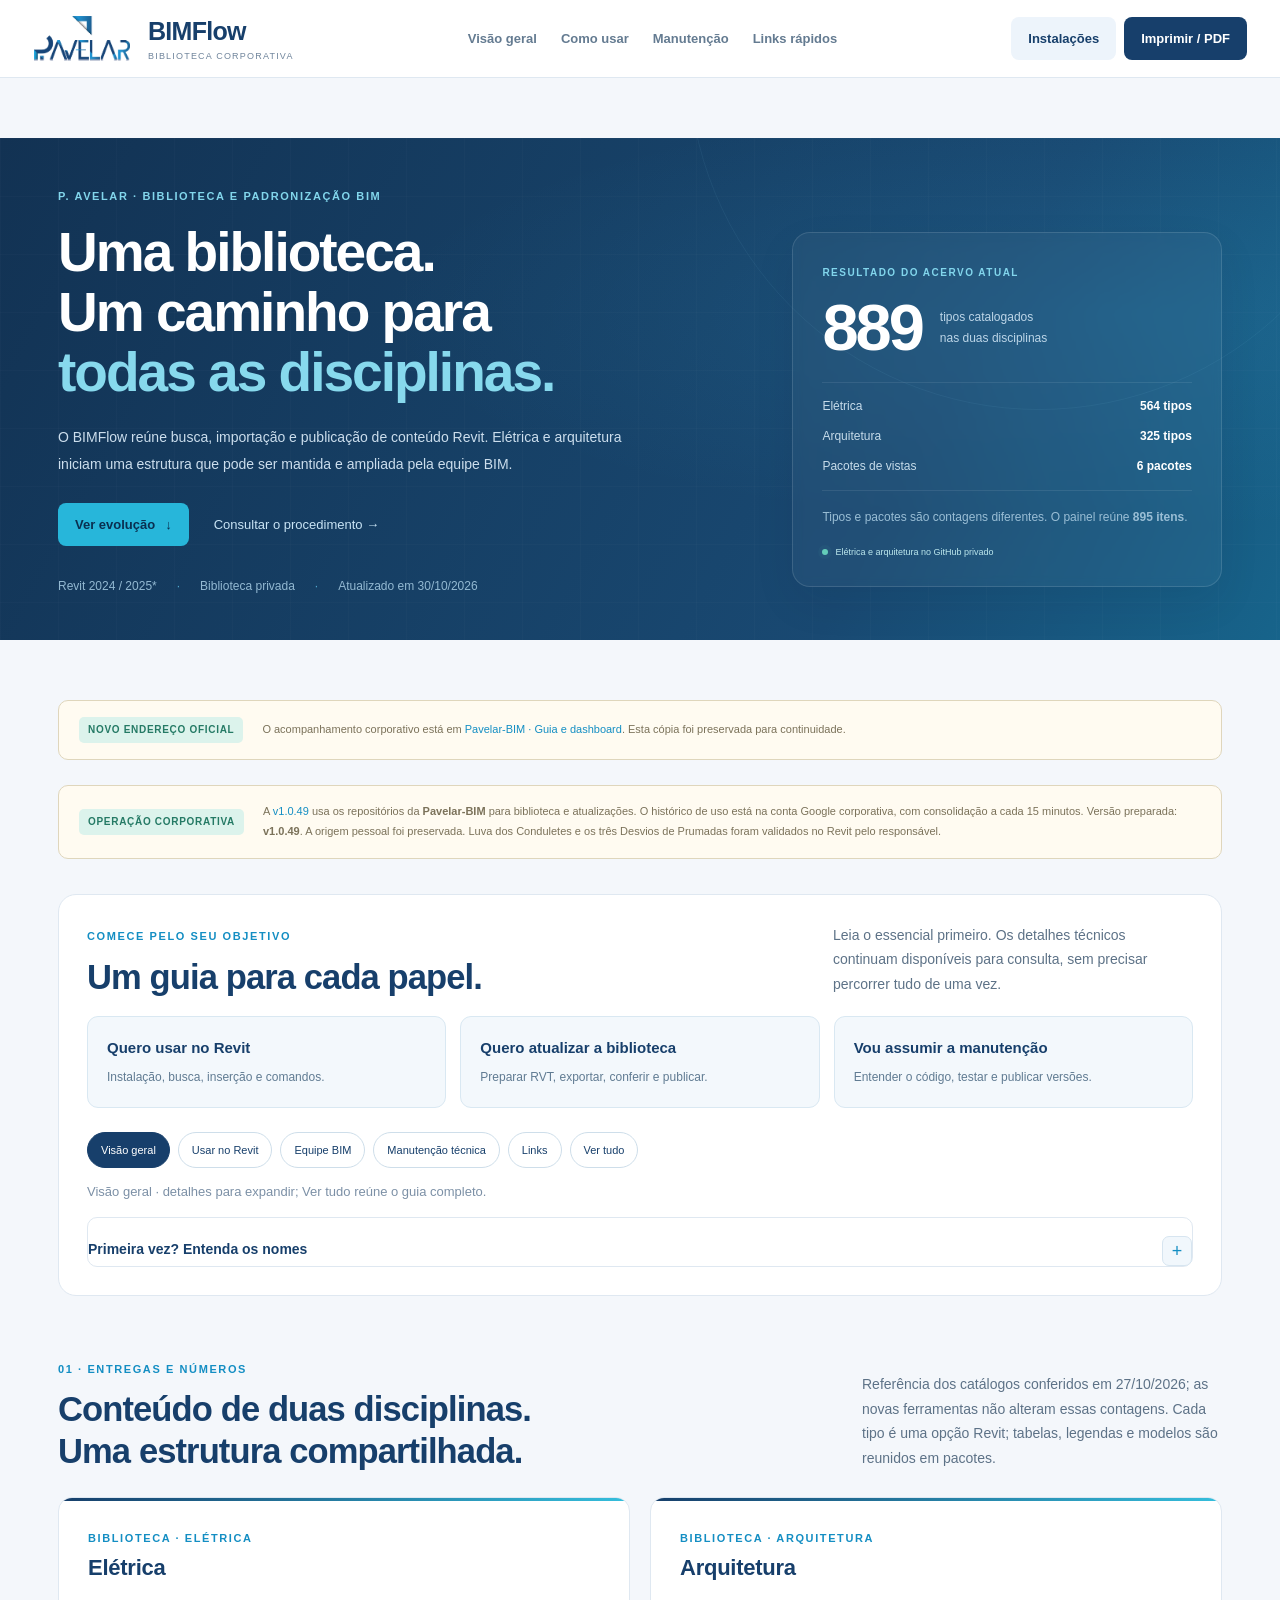
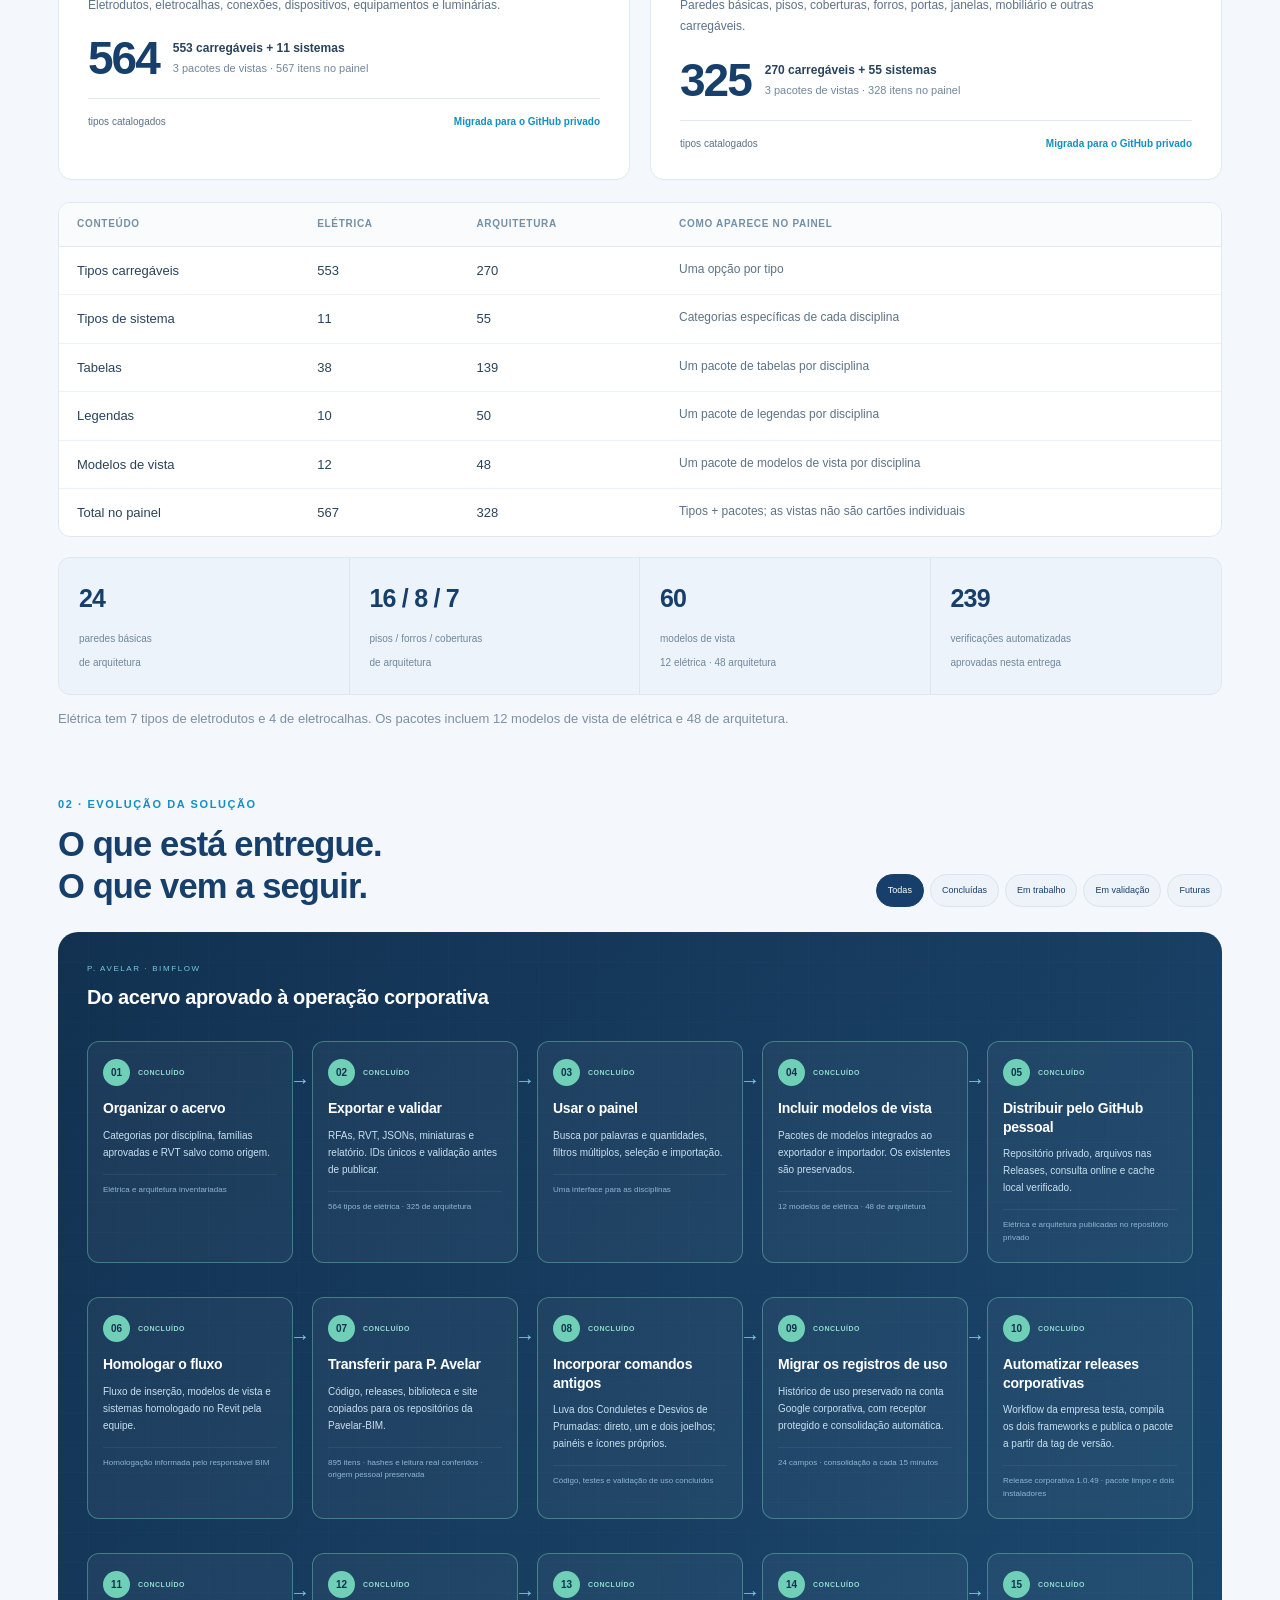
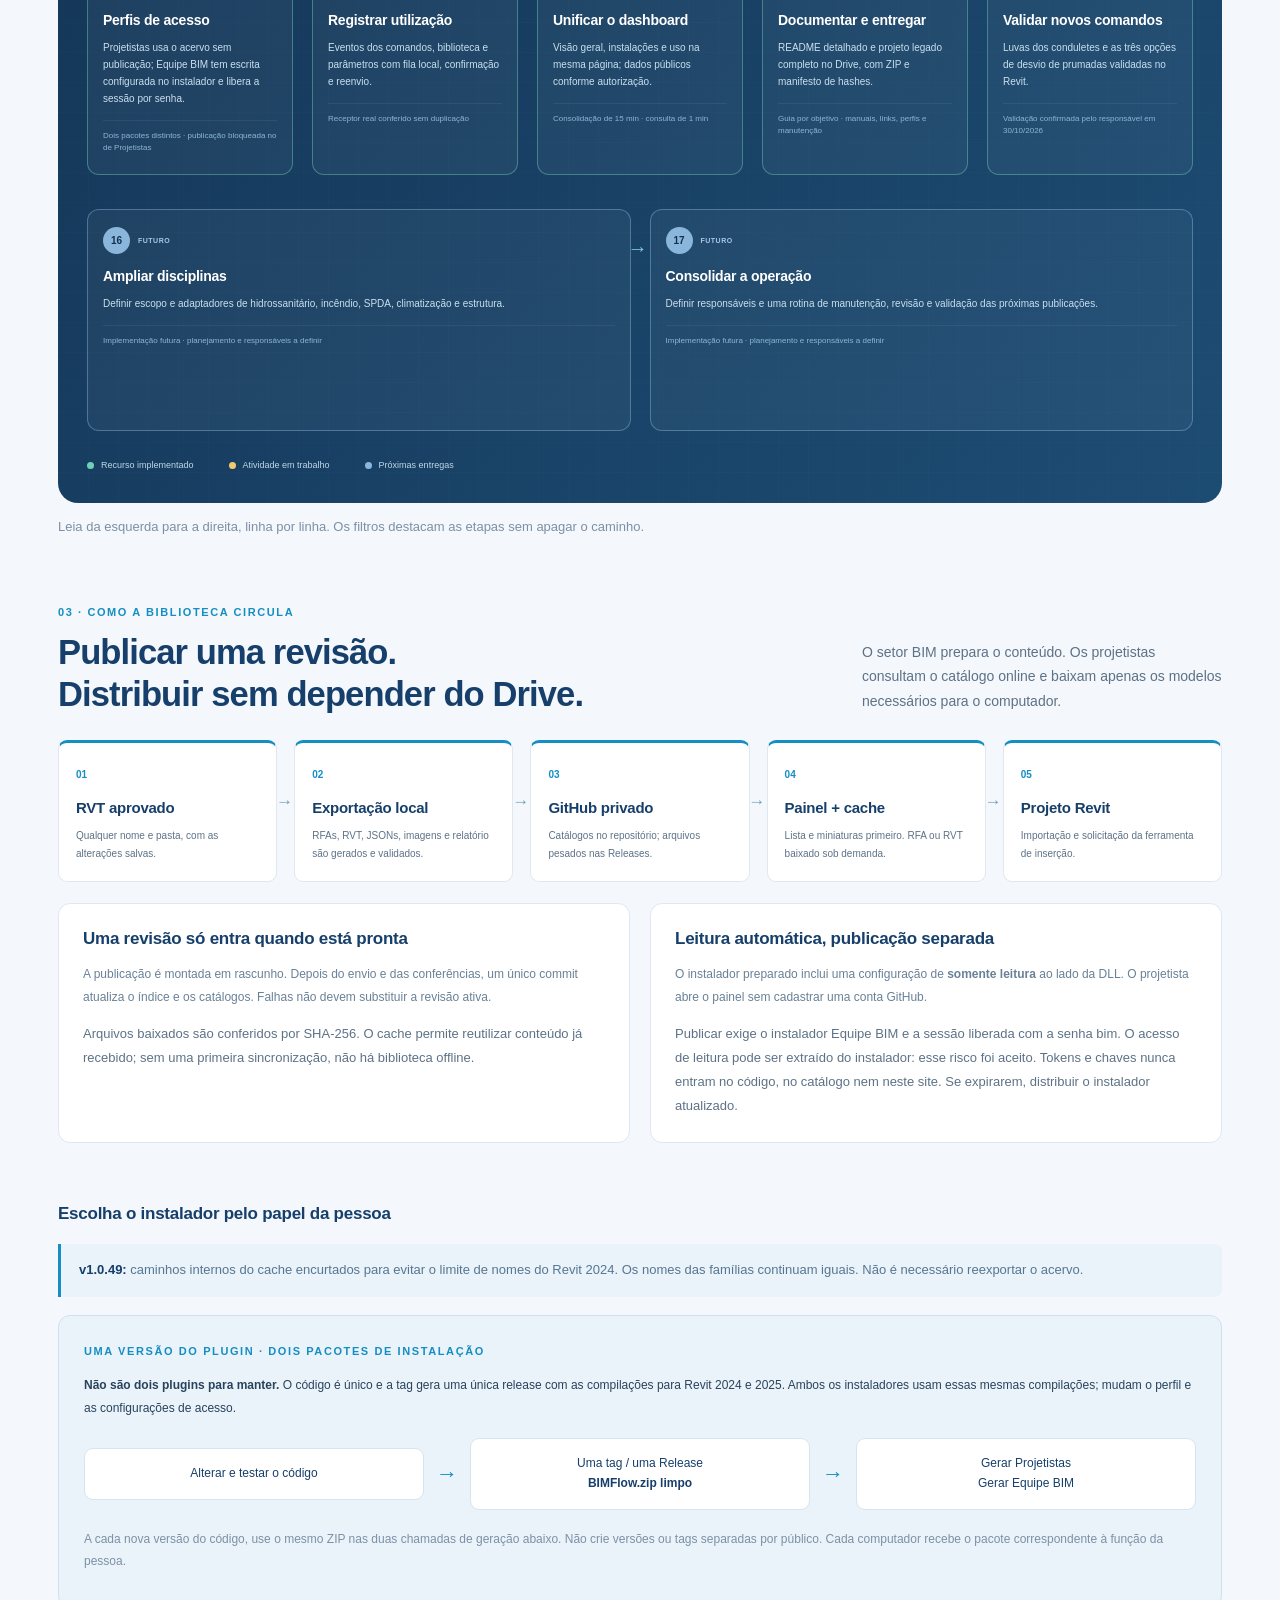
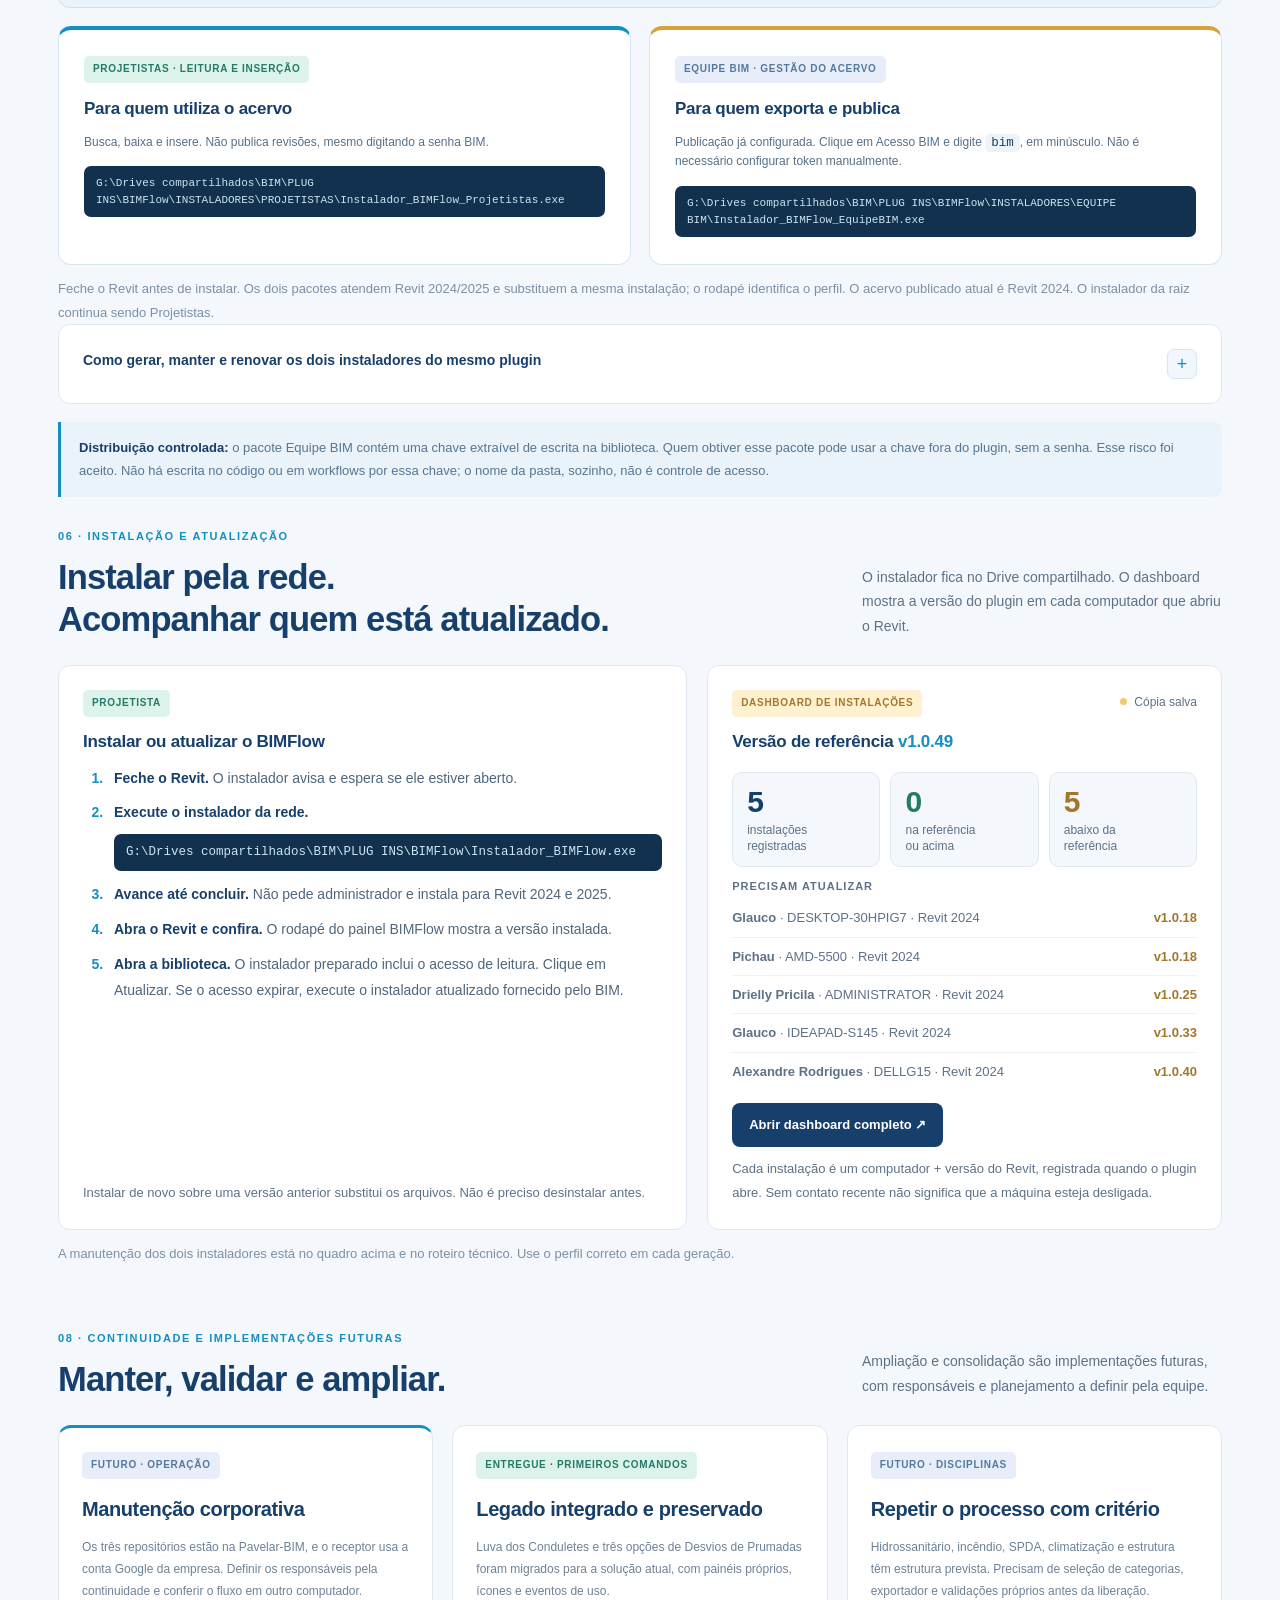
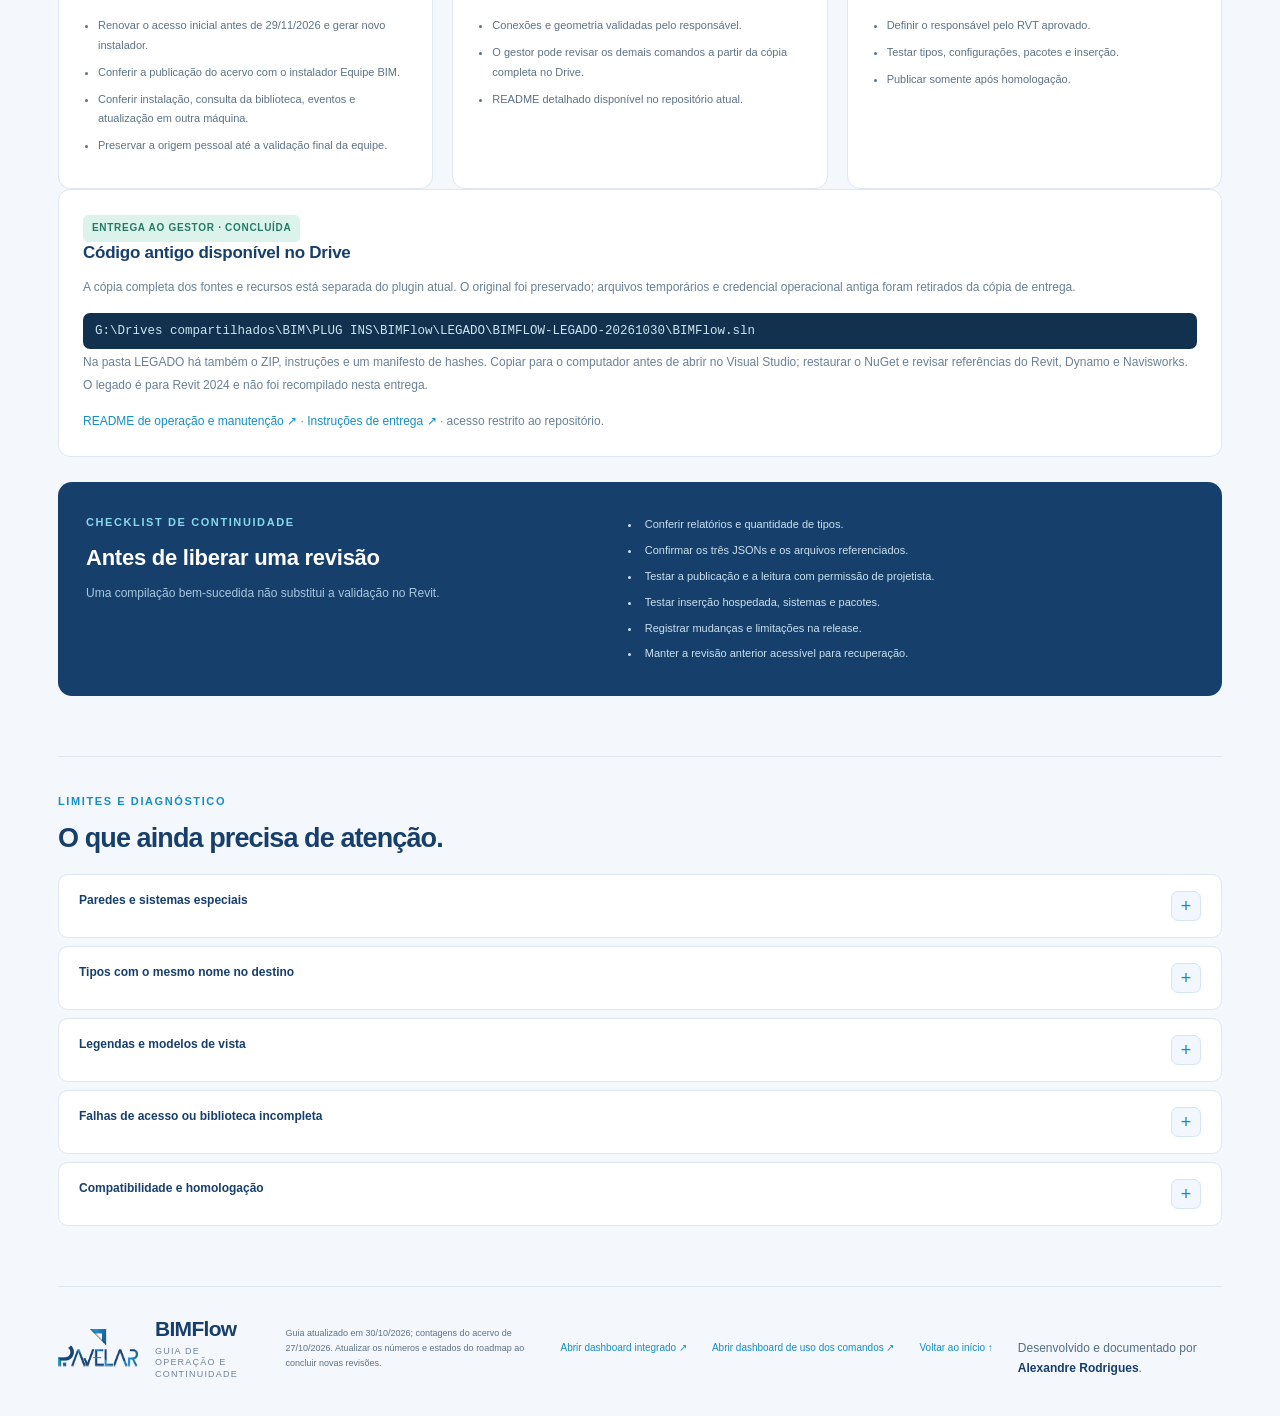
<file: index.html>
<!doctype html>
<html lang="pt-BR"><head><meta charset="utf-8"><meta name="viewport" content="width=device-width,initial-scale=1"><meta name="description" content="Guia de operação e continuidade do BIMFlow: biblioteca P. Avelar, arquitetura, elétrica, publicação no GitHub e próximos passos."><meta name="theme-color" content="#173f6b"><title>BIMFlow · P. Avelar | Guia da biblioteca</title><link rel="stylesheet" href="guia/estilo.css?v=20261030-cache49"></head><body>
<header><div class="topbar"><a class="brand" href="#inicio"><img src="guia/pavelar-logo.png" alt="P. Avelar"><span>BIMFlow<small>BIBLIOTECA CORPORATIVA</small></span></a><nav aria-label="Navegação principal"><a href="#inicio">Visão geral</a><a href="#manual-comandos">Como usar</a><a href="#assumir-manutencao">Manutenção</a><a href="#links-rapidos">Links rápidos</a></nav><div class="top-actions"><a class="button light" href="#instalacao">Instalações</a><button class="button" id="imprimir">Imprimir / PDF</button></div></div></header>
<section class="hero" id="inicio"><div class="hero-grid" aria-hidden="true"></div><div class="hero-inner"><div class="eyebrow">P. AVELAR · BIBLIOTECA E PADRONIZAÇÃO BIM</div><div class="hero-columns"><div><h1>Uma biblioteca.<br>Um caminho para<br><em>todas as disciplinas.</em></h1><p>O BIMFlow reúne busca, importação e publicação de conteúdo Revit. Elétrica e arquitetura iniciam uma estrutura que pode ser mantida e ampliada pela equipe BIM.</p><div class="hero-actions"><a class="button cyan" href="#roadmap">Ver evolução <span>↓</span></a><a class="hero-link" href="#operacao">Consultar o procedimento →</a></div><div class="hero-meta"><span>Revit 2024 / 2025*</span><span>Biblioteca privada</span><span id="data-atualizacao">Atualizado em 30/10/2026</span></div></div><aside class="hero-summary"><span class="eyebrow">RESULTADO DO ACERVO ATUAL</span><div class="hero-total"><strong id="total-tipos">889</strong><span>tipos catalogados<br>nas duas disciplinas</span></div><div class="hero-breakdown"><div><span>Elétrica</span><b>564 tipos</b></div><div><span>Arquitetura</span><b>325 tipos</b></div><div><span>Pacotes de vistas</span><b>6 pacotes</b></div></div><p>Tipos e pacotes são contagens diferentes. O painel reúne <b id="total-itens">895 itens</b>.</p><div class="hero-state"><i></i><span>Elétrica e arquitetura no GitHub privado</span></div></aside></div></div></section>
<main><div class="release-note"><span class="pill done">NOVO ENDEREÇO OFICIAL</span><p>O acompanhamento corporativo está em <a href="https://pavelar-bim.github.io/bimflow-acompanhamento/">Pavelar-BIM · Guia e dashboard</a>. Esta cópia foi preservada para continuidade.</p></div><div class="release-note"><span class="pill done">OPERAÇÃO CORPORATIVA</span><p>A <a id="release-atual" href="https://github.com/Pavelar-BIM/BIMFlow/releases/tag/v1.0.49">v1.0.49</a> usa os repositórios da <b>Pavelar-BIM</b> para biblioteca e atualizações. O histórico de uso está na conta Google corporativa, com consolidação a cada 15 minutos. Versão preparada: <b id="versao-preparada">v1.0.49</b>. A origem pessoal foi preservada. Luva dos Conduletes e os três Desvios de Prumadas foram validados no Revit pelo responsável.</p></div>
<section id="comece-aqui" class="learning-hub"><div class="section-heading"><div><span class="eyebrow">COMECE PELO SEU OBJETIVO</span><h2>Um guia para cada papel.</h2></div><p>Leia o essencial primeiro. Os detalhes técnicos continuam disponíveis para consulta, sem precisar percorrer tudo de uma vez.</p></div><div class="learning-goals"><a href="#manual-comandos"><b>Quero usar no Revit</b><span>Instalação, busca, inserção e comandos.</span></a><a href="#operacao"><b>Quero atualizar a biblioteca</b><span>Preparar RVT, exportar, conferir e publicar.</span></a><a href="#assumir-manutencao"><b>Vou assumir a manutenção</b><span>Entender o código, testar e publicar versões.</span></a></div><div class="learning-modes" role="group" aria-label="Percurso de leitura"><button data-learning-mode="resumo" aria-pressed="true">Visão geral</button><button data-learning-mode="uso" aria-pressed="false">Usar no Revit</button><button data-learning-mode="biblioteca" aria-pressed="false">Equipe BIM</button><button data-learning-mode="manutencao" aria-pressed="false">Manutenção técnica</button><button data-learning-mode="links" aria-pressed="false">Links</button><button data-learning-mode="tudo" aria-pressed="false">Ver tudo</button></div><p id="learning-status" class="caption" aria-live="polite">Escolha um percurso; use Ver tudo para consulta completa.</p><details class="learning-glossary"><summary>Primeira vez? Entenda os nomes</summary><dl><div><dt>Plugin / DLL</dt><dd>Programa carregado dentro do Revit.</dd></div><div><dt>Solução / projeto</dt><dd>A solução reúne os cinco projetos de código; não é o projeto RVT da obra.</dd></div><div><dt>RFA / RVT</dt><dd>Arquivo de família carregável / arquivo de projeto ou biblioteca Revit.</dd></div><div><dt>JSON / catálogo</dt><dd>Lista de itens e metadados usada pelo painel; não substitui os arquivos das famílias.</dd></div><div><dt>Commit / tag / release</dt><dd>Registro de mudança / marca de versão / entrega publicada com arquivos para download.</dd></div><div><dt>Instalador / Updater</dt><dd>O instalador prepara arquivos e perfil; o Updater troca o programa após fechar o Revit.</dd></div><div><dt>Token / senha BIM</dt><dd>Token autoriza o programa no GitHub. A senha libera os comandos na sessão; o instalador determina se há publicação disponível.</dd></div></dl></details></section><section id="entregas"><div class="section-heading"><div><span class="eyebrow">01 · ENTREGAS E NÚMEROS</span><h2>Conteúdo de duas disciplinas.<br>Uma estrutura compartilhada.</h2></div><p>Referência dos catálogos conferidos em 27/10/2026; as novas ferramentas não alteram essas contagens. Cada tipo é uma opção Revit; tabelas, legendas e modelos são reunidos em pacotes.</p></div><div id="disciplinas-cards" class="discipline-grid"></div><div class="table-card"><table><thead><tr><th>Conteúdo</th><th>Elétrica</th><th>Arquitetura</th><th>Como aparece no painel</th></tr></thead><tbody id="numeros-corpo"></tbody></table></div><div class="delivery-strip"><div><b>24</b><span>paredes básicas<br>de arquitetura</span></div><div><b>16 / 8 / 7</b><span>pisos / forros / coberturas<br>de arquitetura</span></div><div><b>60</b><span>modelos de vista<br>12 elétrica · 48 arquitetura</span></div><div><b>239</b><span>verificações automatizadas<br>aprovadas nesta entrega</span></div></div><p class="caption">Elétrica tem 7 tipos de eletrodutos e 4 de eletrocalhas. Os pacotes incluem 12 modelos de vista de elétrica e 48 de arquitetura.</p></section>
<section id="roadmap"><div class="section-heading"><div><span class="eyebrow">02 · EVOLUÇÃO DA SOLUÇÃO</span><h2>O que está entregue.<br>O que vem a seguir.</h2></div><div class="status-filters" aria-label="Destacar etapas por situação"><button data-filter="todos" aria-pressed="true">Todas</button><button data-filter="concluido" aria-pressed="false">Concluídas</button><button data-filter="andamento" aria-pressed="false">Em trabalho</button><button data-filter="validacao" aria-pressed="false">Em validação</button><button data-filter="futuro" aria-pressed="false">Futuras</button></div></div><div class="roadmap-surface"><div class="roadmap-caption"><span>P. AVELAR · BIMFLOW</span><b>Do acervo aprovado à operação corporativa</b></div><div id="roadmap-steps" class="roadmap-chain"></div><div class="flow-legend"><span><i class="green"></i> Recurso implementado</span><span><i class="amber"></i> Atividade em trabalho</span><span><i class="blue"></i> Próximas entregas</span></div></div><p id="filter-note" class="caption" aria-live="polite">Leia da esquerda para a direita, linha por linha. Os filtros destacam as etapas sem apagar o caminho.</p></section>
<section id="fluxo"><div class="section-heading"><div><span class="eyebrow">03 · COMO A BIBLIOTECA CIRCULA</span><h2>Publicar uma revisão.<br>Distribuir sem depender do Drive.</h2></div><p>O setor BIM prepara o conteúdo. Os projetistas consultam o catálogo online e baixam apenas os modelos necessários para o computador.</p></div><div class="process-flow"><article><span>01</span><h3>RVT aprovado</h3><p>Qualquer nome e pasta, com as alterações salvas.</p></article><article><span>02</span><h3>Exportação local</h3><p>RFAs, RVT, JSONs, imagens e relatório são gerados e validados.</p></article><article><span>03</span><h3>GitHub privado</h3><p>Catálogos no repositório; arquivos pesados nas Releases.</p></article><article><span>04</span><h3>Painel + cache</h3><p>Lista e miniaturas primeiro. RFA ou RVT baixado sob demanda.</p></article><article><span>05</span><h3>Projeto Revit</h3><p>Importação e solicitação da ferramenta de inserção.</p></article></div><div class="two-col"><div class="card"><h3>Uma revisão só entra quando está pronta</h3><p>A publicação é montada em rascunho. Depois do envio e das conferências, um único commit atualiza o índice e os catálogos. Falhas não devem substituir a revisão ativa.</p><p class="muted">Arquivos baixados são conferidos por SHA-256. O cache permite reutilizar conteúdo já recebido; sem uma primeira sincronização, não há biblioteca offline.</p></div><div class="card"><h3>Leitura automática, publicação separada</h3><p>O instalador preparado inclui uma configuração de <b>somente leitura</b> ao lado da DLL. O projetista abre o painel sem cadastrar uma conta GitHub.</p><p class="muted">Publicar exige o instalador Equipe BIM e a sessão liberada com a senha bim. O acesso de leitura pode ser extraído do instalador: esse risco foi aceito. Tokens e chaves nunca entram no código, no catálogo nem neste site. Se expirarem, distribuir o instalador atualizado.</p></div></div></section>
<section id="interface"><div class="section-heading"><div><span class="eyebrow">04 · INTERFACE E COMANDOS</span><h2>Uma entrada para buscar.<br>Uma rotina para manter.</h2></div><p>O painel concentra busca e importação. Os comandos de gestão ficam separados das ferramentas de padronização.</p></div><figure class="ribbon-figure"><img src="guia/ribbon-atual.svg" alt="Ribbon BIMFlow v1.0.49 com Biblioteca, Gestão, Padronização, Elétrica, Hidrossanitário e Acesso"><figcaption>Representação da ribbon preparada no código v1.0.49, usando os ícones reais. Os comandos de gestão ficam visíveis apenas no perfil Equipe BIM.</figcaption></figure><div class="table-card"><table><thead><tr><th>Painel</th><th>Comando</th><th>Finalidade</th></tr></thead><tbody><tr><td>Biblioteca</td><td>Biblioteca BIMFlow</td><td>Buscar, filtrar, selecionar, importar e iniciar a inserção do conteúdo.</td></tr><tr><td>Gestão da biblioteca</td><td>Exportar Catálogo</td><td>Preparar a disciplina e, opcionalmente, publicar a revisão no GitHub.</td></tr><tr><td>Gestão da biblioteca</td><td>Publicar Biblioteca</td><td>Enviar um pacote local já exportado, sem processar o RVT novamente.</td></tr><tr><td>Padronização</td><td>Parâmetros de Folhas</td><td>Carregar ou verificar os parâmetros compartilhados corporativos de folhas.</td></tr><tr><td>Elétrica</td><td>Luva dos Conduletes</td><td>Ajustar a visibilidade das luvas conforme as conexões dos conduletes selecionados.</td></tr><tr><td>Hidrossanitário</td><td>Desvios de Prumadas ▾</td><td>Escolher desvio direto, com um joelho ou com dois joelhos; selecionar as tubulações no projeto.</td></tr><tr><td>Acesso</td><td>Acesso BIM / Encerrar BIM</td><td>Iniciar como Projetista e liberar ferramentas de gestão para a Equipe BIM. A senha é uma barreira operacional; o instalador Equipe BIM já contém o acesso de publicação, separado da leitura.</td></tr></tbody></table></div><div class="two-col interface-block"><div><h3>O painel evita etapas repetidas</h3><ul class="check-list"><li>Busca por nomes, palavras e quantidades, combinada com filtros de disciplina e categoria.</li><li>Importação individual, por seleção ou de todos os resultados filtrados.</li><li>Reutilização de tipos já existentes no projeto, com validações dos sistemas suportados.</li><li>Pacotes de tabelas, legendas e modelos de vista.</li><li>Acesso de leitura instalado e indicação de catálogo sincronizado ou cache offline.</li></ul><div class="note"><b>Modelos de vista:</b> são importados como modelos; não são aplicados automaticamente às vistas existentes. Modelos com mesmo nome e tipo no destino são preservados.</div></div><figure><img id="painel-imagem" class="panel-image" src="guia/painel-online.png" alt="Prévia da interface BIMFlow com disciplinas e categorias da biblioteca"><figcaption>Prévia renderizada a partir da interface preparada e dos catálogos reais. Interface atualizada com cabeçalho de sincronização, categorias recolhíveis e identificação da disciplina.</figcaption></figure></div><details class="card"><summary>Conferir uma exportação sem publicar · prévia local</summary><p>Exportar Catálogo com a publicação desmarcada → Prévia local → conferir e testar → Publicar Biblioteca → Voltar ao GitHub → Atualizar.</p><p>A prévia lê <code>%LOCALAPPDATA%\BIMFlow\Exportacoes\DISCIPLINA\VERSAO</code> deste computador. Não faz upload, não exige credencial e não altera a biblioteca publicada. O painel volta a iniciar no GitHub ao reabrir o Revit.</p><figure><img class="panel-image" src="guia/previa-local-144.png" alt="Prévia local BIMFlow com aviso de conteúdo de trabalho e botão Voltar ao GitHub"><figcaption>Imagem de referência da prévia local: origem identificada, exportação elétrica com 567 itens. Na versão atual, o rodapé também identifica Projetistas ou Equipe BIM. Para conferir mudanças de tipos, usar projeto de teste vazio.</figcaption></figure></details><details class="video-details"><summary>Ver demonstração do piloto elétrico</summary><video controls autoplay muted loop playsinline preload="metadata"><source data-src="demonstracao-bimflow.mp4" type="video/mp4"></video><p class="caption">Gravação do piloto anterior à integração GitHub. Serve como referência do fluxo de busca e inserção; os rótulos e comandos atuais estão descritos acima.</p></details></section>
<section id="operacao"><div class="section-heading"><div><span class="eyebrow">05 · PROCEDIMENTO DE OPERAÇÃO</span><h2>Quem faz o quê.</h2></div><p>Use os procedimentos abaixo para trabalhar no projeto, atualizar o acervo e manter a solução.</p></div><p><a href="#manual-comandos">Ver manual de cada comando e exemplo completo de exportação →</a></p><div class="role-tabs" role="tablist" aria-label="Procedimentos por perfil"><button id="tab-projetista" role="tab" data-role="projetista" aria-selected="true" aria-controls="role-projetista">Projetista</button><button id="tab-bim" role="tab" data-role="bim" aria-selected="false" aria-controls="role-bim">Setor BIM</button><button id="tab-manutencao" role="tab" data-role="manutencao" aria-selected="false" aria-controls="role-manutencao">Manutenção</button></div><div id="role-projetista" class="role-panel" role="tabpanel" aria-labelledby="tab-projetista"><ol class="numbered"><li><b>Instalar e acessar.</b> Fechar o Revit, rodar o <a href="#instalacao">instalador da rede</a> e conferir a versão no rodapé. O pacote preparado já inclui o acesso de leitura.</li><li><b>Sincronizar.</b> Abrir o projeto e clicar em Atualizar no painel. Conferir as disciplinas disponíveis.</li><li><b>Buscar e inserir.</b> Combinar texto e filtros. Ao clicar em Inserir, o plugin baixa o conteúdo necessário, importa e solicita a ferramenta nativa de criação.</li><li><b>Trabalhar com pacotes.</b> Importar tabelas, legendas ou modelos de vista. Aplicar modelos às vistas pelo Revit.</li></ol><p class="muted">Se o tipo exigir hospedeiro, vista compatível ou desenho de contorno, o Revit solicitará essa interação. O painel não elimina essas condições de criação.</p></div><div id="role-bim" class="role-panel" role="tabpanel" aria-labelledby="tab-bim" hidden><ol class="numbered"><li><b>Liberar a gestão.</b> Usar o painel Acesso para ativar Equipe BIM. No instalador Equipe BIM, digite bim (minúsculo). A publicação já está configurada nesse pacote.</li><li><b>Curar o RVT.</b> Carregar as famílias aprovadas, revisar nomes e tipos, tabelas, legendas e modelos. Salvar as alterações.</li><li><b>Escolher a disciplina.</b> Executar Exportar Catálogo. O RVT pode ter qualquer nome e estar em qualquer pasta acessível.</li><li><b>Preparar e conferir.</b> Aguardar a coleta e validar o relatório. Tipos sem instâncias também são inventariados. Genéricos exigem prefixo ELD- ou ARQ- conforme a disciplina.</li><li><b>Conferir antes de publicar.</b> Com a publicação desmarcada na exportação, clicar em Prévia local no painel. Atualizar relê os arquivos deste computador. Testar em projeto vazio: tipos já existentes são preservados.</li><li><b>Publicar.</b> Manter a opção de publicação no GitHub marcada ou usar Publicar Biblioteca sobre um pacote local pronto.</li><li><b>Homologar e comunicar.</b> Depois de publicar, clicar em Voltar ao GitHub e Atualizar. Testar em um projeto de destino e informar a revisão liberada à equipe.</li></ol><p class="muted">A publicação exige credencial com permissão de escrita. Se o envio falhar, o pacote local pode ser reenviado; não é necessário repetir toda a exportação.</p></div><div id="role-manutencao" class="role-panel" role="tabpanel" aria-labelledby="tab-manutencao" hidden><ol class="numbered"><li><b>Obter o código.</b> Clonar o repositório do plugin e abrir BIMFlow/BIMFlow.sln. As classes estão separadas em Commands, Models, Services e UI.</li><li><b>Executar as verificações.</b> Compilar em Release para net48/Revit 2024 e net8.0-windows/Revit 2025. Executar o projeto BIMFlow.Library.Tests.</li><li><b>Homologar no Revit.</b> Testar exportação, publicação, leitura, importação e inserção. Não considerar a compilação como homologação funcional.</li><li><b>Versionar e publicar.</b> Atualizar a versão do projeto e as notas da release. O workflow de publicação do plugin é disparado por uma tag v*.</li><li><b>Distribuir.</b> Conferir o BIMFlow.zip da release. Fechar o Revit antes de substituir os arquivos instalados; manter backup da versão anterior.</li></ol><p class="muted">A release do plugin e as revisões da biblioteca são independentes. Publicar uma DLL não atualiza os catálogos e publicar famílias não troca a DLL dos usuários.</p></div></section>
<section id="instalacao"><div class="installer-choice"><h3>Escolha o instalador pelo papel da pessoa</h3><p class="note"><b>v1.0.49:</b> caminhos internos do cache encurtados para evitar o limite de nomes do Revit 2024. Os nomes das famílias continuam iguais. Não é necessário reexportar o acervo.</p><div class="one-plugin"><span class="eyebrow">UMA VERSÃO DO PLUGIN · DOIS PACOTES DE INSTALAÇÃO</span><p><b>Não são dois plugins para manter.</b> O código é único e a tag gera uma única release com as compilações para Revit 2024 e 2025. Ambos os instaladores usam essas mesmas compilações; mudam o perfil e as configurações de acesso.</p><div class="package-pipeline"><span>Alterar e testar o código</span><b aria-hidden="true">→</b><span>Uma tag / uma Release<br><strong>BIMFlow.zip limpo</strong></span><b aria-hidden="true">→</b><span>Gerar Projetistas<br>Gerar Equipe BIM</span></div><p class="caption">A cada nova versão do código, use o mesmo ZIP nas duas chamadas de geração abaixo. Não crie versões ou tags separadas por público. Cada computador recebe o pacote correspondente à função da pessoa.</p></div><div class="installer-profiles"><article><span class="pill done">PROJETISTAS · LEITURA E INSERÇÃO</span><h3>Para quem utiliza o acervo</h3><p>Busca, baixa e insere. Não publica revisões, mesmo digitando a senha BIM.</p><code class="path">G:\Drives compartilhados\BIM\PLUG INS\BIMFlow\INSTALADORES\PROJETISTAS\Instalador_BIMFlow_Projetistas.exe</code></article><article><span class="pill planned">EQUIPE BIM · GESTÃO DO ACERVO</span><h3>Para quem exporta e publica</h3><p>Publicação já configurada. Clique em Acesso BIM e digite <code>bim</code>, em minúsculo. Não é necessário configurar token manualmente.</p><code class="path">G:\Drives compartilhados\BIM\PLUG INS\BIMFlow\INSTALADORES\EQUIPE BIM\Instalador_BIMFlow_EquipeBIM.exe</code></article></div><p class="caption">Feche o Revit antes de instalar. Os dois pacotes atendem Revit 2024/2025 e substituem a mesma instalação; o rodapé identifica o perfil. O acervo publicado atual é Revit 2024. O instalador da raiz continua sendo Projetistas.</p><details class="card"><summary>Como gerar, manter e renovar os dois instaladores do mesmo plugin</summary><h3>Quando preciso gerar novamente?</h3><div class="table-card"><table><thead><tr><th>O que mudou</th><th>O que fazer</th></tr></thead><tbody><tr><td>Código do plugin</td><td>Nova versão e uma tag; conferir a release e gerar os dois instaladores com o mesmo ZIP.</td></tr><tr><td>Token de leitura</td><td>Renovar e gerar os dois instaladores; não exige alteração do código só para trocar essa configuração.</td></tr><tr><td>Somente token de publicação</td><td>Gerar novamente o instalador Equipe BIM. O de Projetistas não contém essa chave.</td></tr><tr><td>Família ou catálogo</td><td>Exportar, conferir e publicar a biblioteca no Revit; não gera release do plugin nem exige reinstalar só por essa mudança.</td></tr><tr><td>Função da pessoa</td><td>Executar o instalador correto com Revit fechado. O perfil anterior é substituído; não instalar dois plugins paralelos.</td></tr></tbody></table></div><ol><li>Publique a versão do código por tag e confira o ZIP limpo em Releases.</li><li>No Windows do mantenedor, configure leitura, ingestão de uso e a chave exclusiva de publicação BIM protegidas por DPAPI.</li><li>Execute Gerar-Corporativo.ps1 duas vezes, com o mesmo ZIP e o clone atualizado: uma para cada perfil.</li><li>Confira os arquivos gerados e distribua cada um ao seu público. A BASE fica local; compartilhar somente os EXEs.</li><li>Renove os acessos antes de 29/11/2026 e gere novamente os pacotes correspondentes. O ZIP de atualização preserva o perfil e não injeta a chave nova sozinho.</li></ol><pre><code>.\Gerar-Corporativo.ps1 -Pacote '.\PACOTES\BIMFlow-v1.0.49.zip' -CodigoFonte 'C:\BIM\BIMFlow' -Perfil Projetistas -Publicar
.\Gerar-Corporativo.ps1 -Pacote '.\PACOTES\BIMFlow-v1.0.49.zip' -CodigoFonte 'C:\BIM\BIMFlow' -Perfil EquipeBIM -Publicar</code></pre><p>O script cria pastas separadas para cada geração e não reutiliza uma BASE BIM no pacote de Projetistas. <a href="https://github.com/Pavelar-BIM/BIMFlow/blob/main/docs/INSTALADORES-POR-PERFIL.md">Procedimento completo no repositório privado ↗</a></p></details><div class="note"><b>Distribuição controlada:</b> o pacote Equipe BIM contém uma chave extraível de escrita na biblioteca. Quem obtiver esse pacote pode usar a chave fora do plugin, sem a senha. Esse risco foi aceito. Não há escrita no código ou em workflows por essa chave; o nome da pasta, sozinho, não é controle de acesso.</div></div><div class="section-heading"><div><span class="eyebrow">06 · INSTALAÇÃO E ATUALIZAÇÃO</span><h2>Instalar pela rede.<br>Acompanhar quem está atualizado.</h2></div><p>O instalador fica no Drive compartilhado. O dashboard mostra a versão do plugin em cada computador que abriu o Revit.</p></div>
<div class="install-grid">
<div class="card install-card"><span class="pill done">PROJETISTA</span><h3>Instalar ou atualizar o BIMFlow</h3><ol class="numbered compact"><li><b>Feche o Revit.</b> O instalador avisa e espera se ele estiver aberto.</li><li><b>Execute o instalador da rede.</b><code class="path">G:\Drives compartilhados\BIM\PLUG INS\BIMFlow\Instalador_BIMFlow.exe</code></li><li><b>Avance até concluir.</b> Não pede administrador e instala para Revit 2024 e 2025.</li><li><b>Abra o Revit e confira.</b> O rodapé do painel BIMFlow mostra a versão instalada.</li><li><b>Abra a biblioteca.</b> O instalador preparado inclui o acesso de leitura. Clique em Atualizar. Se o acesso expirar, execute o instalador atualizado fornecido pelo BIM.</li></ol><p class="muted">Instalar de novo sobre uma versão anterior substitui os arquivos. Não é preciso desinstalar antes.</p></div>
<div class="card live-card" id="painel-instalacoes"><div class="live-head"><span class="pill validation">DASHBOARD DE INSTALAÇÕES</span><span class="live-state" id="inst-estado">Carregando…</span></div><h3>Versão de referência <b id="inst-ref">—</b></h3><div class="live-numbers"><div><strong id="inst-total">—</strong><span>instalações<br>registradas</span></div><div class="ok"><strong id="inst-ok">—</strong><span>na referência<br>ou acima</span></div><div class="warn"><strong id="inst-baixo">—</strong><span>abaixo da<br>referência</span></div></div><div class="live-list-title">Precisam atualizar</div><ul class="live-list" id="inst-lista"><li class="muted">—</li></ul><a class="button" href="https://pavelar-bim.github.io/bimflow-acompanhamento/telemetria/">Abrir dashboard completo ↗</a><p class="muted live-note">Cada instalação é um computador + versão do Revit, registrada quando o plugin abre. Sem contato recente não significa que a máquina esteja desligada.</p></div>
</div>
<p class="caption">A manutenção dos dois instaladores está no quadro acima e no roteiro técnico. Use o perfil correto em cada geração.</p></section>
<section id="uso-comandos"><div class="section-heading"><div><span class="eyebrow">ACOMPANHAMENTO · UMA ÚNICA PÁGINA</span><h2>Instalações e uso.<br>Na mesma visão.</h2></div><p>Visão geral, instalações e uso dos comandos mudam dentro da mesma aba e preservam os filtros.</p></div><figure class="folder-figure"><a href="https://pavelar-bim.github.io/bimflow-acompanhamento/telemetria/"><img src="guia/dashboard-integrado.png" alt="Dashboard integrado BIMFlow com navegação por visão geral, instalações e uso dos comandos"></a><figcaption>Dashboard integrado: consolidação automática a cada 15 minutos e consulta da página a cada minuto. O intervalo de consulta não garante eventos instantâneos.</figcaption></figure><div class="two-col"><div class="card"><h3>O que é acompanhado</h3><p>Usuário, máquina, IP local, arquivo Revit, data e hora, versão, comando, família/tipo e resultado, além dos demais campos do evento. Biblioteca, parâmetros, gestão e os novos comandos enviam registros.</p><p>Fila local → receptor com chave de ingestão → planilha privada → snapshot público → dashboard. Falhas de conexão geram reenvio sem repetir o mesmo identificador.</p><a class="button" href="https://pavelar-bim.github.io/bimflow-acompanhamento/telemetria/#uso">Consultar uso dos comandos →</a></div><div class="card"><h3>Publicação autorizada por link</h3><p>Os campos de uso, incluindo nomes, máquinas, arquivos e IP local, estão disponíveis sem login para quem receber o link. O endereço não é uma restrição de acesso. Credenciais e chaves não são publicadas.</p><p>Os testes técnicos são identificados e excluídos dos indicadores de utilização real. Uma instalação sem contato recente não significa que o computador esteja desligado.</p></div></div></section><section id="pastas"><div class="note"><b>Responsabilidade corporativa:</b> código e biblioteca em Pavelar-BIM; registros na conta compatibilizacaobim5@pavelarengenharia.com.br. A biblioteca migrada teve 1.169 arquivos conferidos por SHA-256. Projetistas consultam o acervo privado pelo plugin com acesso de leitura instalado; a equipe BIM utiliza o pacote exclusivo com publicação configurada.</div><div class="section-heading"><div><span class="eyebrow">07 · REPOSITÓRIOS, PASTAS E DADOS</span><h2>Organização que permite continuar.</h2></div><p>As responsabilidades são separadas para manter código, acervo e documentação sem misturar os arquivos pesados.</p></div><div class="note"><b>Repositórios privados:</b> código e acervo exigem login no GitHub com uma conta autorizada. Sem acesso, o GitHub exibe “404 / página não encontrada”. Solicite a liberação ao responsável BIM; o site de documentação é público.</div><div class="repo-grid"><a class="repo-card" href="https://github.com/Pavelar-BIM/BIMFlow"><span>01 · CÓDIGO</span><h3>BIMFlow ↗</h3><p>Acesso restrito · Solução C#, interface, testes e publicação da DLL.</p></a><a class="repo-card" href="https://github.com/Pavelar-BIM/bimflow-biblioteca"><span>02 · ACERVO PRIVADO</span><h3>bimflow-biblioteca ↗</h3><p>Acesso restrito · Índice, catálogos e revisões com RFAs, RVTs e metadados.</p></a><a class="repo-card" href="https://github.com/Pavelar-BIM/bimflow-acompanhamento"><span>03 · DOCUMENTAÇÃO</span><h3>bimflow-acompanhamento ↗</h3><p>Este guia e os dashboards de instalações e uso dos comandos, publicados no GitHub Pages.</p></a></div><figure class="folder-figure"><img src="guia/estrutura-atual.svg" alt="Estrutura do repositório privado de biblioteca, Releases e cache local"><figcaption>Pastas de disciplinas em maiúsculas, com nomes completos; apenas SPDA permanece abreviada. Arquivos pesados ficam nas Releases, mantendo seus caminhos originais pelo manifesto.</figcaption></figure><div class="two-col"><details class="card"><summary>Estrutura local gerada pelo publicador</summary><pre>%LOCALAPPDATA%\BIMFlow\Exportacoes\
├── ELÉTRICA\2024\
│   ├── FAMÍLIAS CARREGÁVEIS\CATEGORIA\
│   ├── FAMÍLIAS SISTEMA\
│   ├── IMAGENS\
│   ├── RELATÓRIOS\
│   ├── BACKUPS\
│   ├── catalogo-carregaveis.json
│   ├── catalogo-sistemas.json
│   └── catalogo-vistas.json
└── ARQUITETURA\2024\ (mesma estrutura)

Cache do projetista:
%LOCALAPPDATA%\BIMFlow\BibliotecaOnline\</pre><p class="muted">O Drive foi usado como origem da migração. No fluxo online preparado, ele não é necessário no computador do projetista.</p></details><details class="card"><summary>Onde localizar cada responsabilidade no código</summary><pre>BIMFlow.Extension/
├── Commands/
│   ├── Biblioteca/
│   ├── Catalogo/
│   ├── Eletrica/
│   ├── Hidrossanitario/
│   └── Padronizacao/
├── Models/
│   ├── Biblioteca/
│   └── Catalogo/
├── Services/Biblioteca/
│   └── Online/
└── UI/
    └── Biblioteca/

BIMFlow.Library.Tests/
└── testes do fluxo online</pre><p class="muted">A organização acompanha a responsabilidade do recurso. Novos comandos do plugin legado devem seguir essa divisão.</p></details></div><h3 class="subheading">O que o JSON informa ao painel</h3><div class="table-card"><table><thead><tr><th>Informação</th><th>Exemplo</th><th>Uso</th></tr></thead><tbody><tr><td>Disciplina e versão</td><td>arquitetura · 2024</td><td>Separar conteúdo e compatibilidade.</td></tr><tr><td>Identidade do item</td><td>id · tipoOrigemUniqueId</td><td>Distinguir tipos, inclusive quando têm o mesmo nome.</td></tr><tr><td>Nome, família e categoria</td><td>Parede básica · paredes</td><td>Exibir cartões, filtros e busca.</td></tr><tr><td>Tipo de conteúdo</td><td>carregavel · sistema · pacote</td><td>Escolher o fluxo de importação.</td></tr><tr><td>Arquivo e miniatura</td><td>Caminhos relativos de RFA/RVT e imagem</td><td>Encontrar o conteúdo sem depender da pasta original.</td></tr><tr><td>Palavras-chave e membros</td><td>Termos de busca · nomes de vistas</td><td>Pesquisar e importar os pacotes.</td></tr><tr><td>Configurações suportadas</td><td>Padrão e diâmetros de eletrodutos</td><td>Validar os dados específicos da categoria.</td></tr></tbody></table></div><div class="note"><b>O JSON não substitui o modelo.</b> Geometria, materiais e composições ficam no RFA ou RVT. O índice online aponta a revisão ativa; o manifesto relaciona caminhos, arquivos e hashes aos assets da Release.</div><details class="json-example"><summary>Exemplo didático do contrato JSON</summary><pre>{
  "versaoCatalogo": 1,
  "disciplina": "arquitetura",
  "revitVersaoArquivo": "2024",
  "arquivo": "FAMÍLIAS SISTEMA/Biblioteca aprovada.rvt",
  "itens": [{
    "id": "paredes_identificador-unico",
    "nome": "Parede de alvenaria 19 cm",
    "nomeTipoRevit": "Parede de alvenaria 19 cm",
    "familia": "Parede básica",
    "tipoConteudo": "sistema",
    "categoria": "paredes",
    "imagem": "IMAGENS/parede.png",
    "palavrasChave": ["alvenaria", "parede"]
  }]
}</pre><p class="muted">Exemplo explicativo. Os IDs e os caminhos válidos são gerados pelo exportador; não usar este trecho como catálogo de produção.</p></details></section>
<section id="manual-comandos"><div class="section-heading"><div><span class="eyebrow">MANUAL DE OPERAÇÃO · COMANDOS E PAINEL</span><h2>Quando usar.<br>Como executar. O que muda.</h2></div><p>Projetistas consultam e inserem; a equipe BIM prepara e publica o acervo. Abaixo estão os passos e o efeito de cada ação.</p></div><div class="architecture-flows"><article><span class="eyebrow">PROJETISTA</span><p>Projeto aberto → Biblioteca → busca/filtros → Inserir ou importar pacote</p></article><article><span class="eyebrow">EQUIPE BIM</span><p>Template/RVT aprovado → salvar → Exportar → Prévia → Publicar → Atualizar</p></article></div><div class="note"><b>Antes de exportar:</b> a pessoa cria um projeto a partir do template correto da disciplina e salva como RVT, ou abre uma biblioteca RVT existente. O comando não cria automaticamente esse projeto. A caixa de publicar ao final <b>vem marcada</b>: desmarque para revisar o pacote local antes de enviar ao GitHub.</div><details class="card"><summary>Biblioteca BIMFlow</summary><p><b>Quando usar:</b> Projetista · buscar e inserir conteúdo.</p><p>Abra um projeto editável e uma vista adequada. Clique em Biblioteca BIMFlow, busque por nome e use filtros de disciplina/categoria. Clique em Inserir no tipo desejado; o plugin baixa a RFA/RVT necessário, reutiliza tipos existentes quando compatíveis e solicita o modo de inserção quando a categoria permitir. Elementos hospedados ainda precisam de hospedeiro adequado. A importação em lote disponibiliza os tipos; não significa inserir uma instância de cada item automaticamente.</p></details><details class="card"><summary>Atualizar catálogo — no painel</summary><p><b>Quando usar:</b> Receber a revisão publicada.</p><p>Consulte novamente a biblioteca online após uma publicação do setor BIM. Limpe busca/filtros se desejar ver o acervo inteiro. Atualizar não exporta o RVT aberto e não envia alterações locais à nuvem. Com internet indisponível, somente uma revisão confirmada e íntegra já em cache pode ser utilizada.</p></details><details class="card"><summary>Acesso BIM / Encerrar BIM</summary><p><b>Quando usar:</b> Equipe BIM · liberar gestão nesta sessão.</p><p>Use Acesso BIM para a liberação operacional e Encerrar BIM ao concluir. A sessão também termina ao fechar o Revit. Senha da sessão: bim (minúscula). O pacote Equipe BIM já inclui publicação configurada; o de Projetistas permanece sem escrita. Os comandos de projetista permanecem no painel normal.</p></details><details class="card"><summary>Exportar Catálogo</summary><p><b>Quando usar:</b> Equipe BIM · preparar ou atualizar uma disciplina.</p><p>Prepare um projeto a partir do template correto da disciplina (Arquivo → Novo → Projeto e escolha o template), carregue/revise as famílias e vistas e salve como .rvt. Também pode usar uma biblioteca RVT já existente. Salve todas as alterações antes de exportar. O nome e a pasta da origem são livres. O comando usa o RVT salvo ativo; se não houver origem válida, abre um seletor de RVT existente e pode abri-lo para processar. Não cria automaticamente um projeto a partir de template. Selecione Arquitetura ou Elétrica na janela e confira o destino apresentado. Revise a caixa Publicar revisão no GitHub privado: vem marcada por padrão. Desmarque para conferir antes de disponibilizar à equipe. Confirme as quantidades e acompanhe a barra de progresso.</p></details><details class="card"><summary>O que a exportação produz</summary><p><b>Quando usar:</b> Resultado local · não confundir com a origem.</p><p>Lê os tipos elegíveis, inclusive sem instâncias; separa RFAs por família/categoria; inclui cópia do RVT salvo para sistemas e pacotes de vistas; gera miniaturas, palavras-chave, caminhos, IDs e os três catálogos: catalogo-carregaveis.json, catalogo-sistemas.json e catalogo-vistas.json. Produz IMAGENS, RELATÓRIOS e revisão recuperável em BACKUPS. A preparação fica em %LOCALAPPDATA%\BIMFlow\Exportacoes\DISCIPLINA\VERSAO. Exclui conteúdo fora do escopo e aplica as políticas da disciplina. Não converte automaticamente todo tipo de sistema do Revit nem muda a disciplina do modelo.</p></details><details class="card"><summary>Prévia local / Voltar ao GitHub</summary><p><b>Quando usar:</b> Equipe BIM · conferir sem publicar.</p><p>Depois de exportar sem publicação, ative Prévia local no painel. Confira nomes, imagens, categorias, relatórios e inserção em um projeto de teste. A prévia lê a exportação deste computador e não altera a revisão online. Corrigiu a família no RVT? Salve e exporte novamente antes de republicar. Após aprovação, publique e volte à origem GitHub no painel.</p></details><details class="card"><summary>Publicar Biblioteca</summary><p><b>Quando usar:</b> Equipe BIM · enviar uma exportação pronta.</p><p>Exporte primeiro a disciplina e versão neste computador. Instale o pacote Equipe BIM e libere a sessão com a senha bim; não precisa cadastrar token. Clique em Publicar Biblioteca, selecione a mesma disciplina e confirme o pacote local. O comando não reabre o template nem reexporta alterações do RVT: usa a última exportação local existente. Valida os arquivos e envia catálogos, imagens e RFAs/RVT às Releases do repositório corporativo; confirma a revisão pelo índice. Aguarde a confirmação. A equipe clica em Atualizar no painel para consultar a revisão nova. Se marcou publicar na janela de exportação e ela concluiu com sucesso, essa publicação já ocorreu; não é preciso repetir o segundo comando.</p></details><details class="card"><summary>Conexão GitHub</summary><p><b>Quando usar:</b> Conferir o perfil e o acesso instalado.</p><p>No instalador Equipe BIM, o acesso de publicação já está configurado. A configuração manual pertence somente ao modo legado. Projetistas recebem leitura pelo instalador e não precisam dessa credencial para consultar o catálogo. Não copie o token de escrita para o instalador, JSON do catálogo ou mensagens. Se o acesso de leitura expirar, peça o instalador atualizado.</p></details><details class="card"><summary>Parâmetros de Folhas</summary><p><b>Quando usar:</b> Padronização · preparar parâmetros corporativos.</p><p>Abra o projeto e execute o comando. Ele carrega/verifica os parâmetros compartilhados corporativos na categoria Folhas, utilizando o TXT distribuído com o plugin. Confira o resumo de adicionados, existentes e falhas. Não preenche automaticamente todos os valores dos carimbos. Preserve os GUIDs do arquivo de parâmetros.</p></details><details class="card"><summary>Luva dos Conduletes</summary><p><b>Quando usar:</b> Elétrica · ajustar representação das conexões.</p><p>Abra um projeto editável e execute Elétrica → Luva dos Conduletes. O comando analisa as instâncias elegíveis do projeto, não só a seleção. Ajusta os parâmetros Ligar Conector conforme as conexões reais dos conduletes. Não importa uma RFA de luva separada. Confira o resumo e o resultado visual; parâmetros ausentes ou somente leitura são informados.</p></details><details class="card"><summary>Desvios de Prumadas ▾</summary><p><b>Quando usar:</b> Hidrossanitário · conectar tubulações com desvio.</p><p>Abra um projeto editável, selecione os tubos ou indique-os quando solicitado. Escolha Direto, Um joelho ou Dois joelhos. Para agrupamento em lote, use Número da Prumada; as variantes com joelhos esperam dois tubos por grupo. Dependem de tipo de sistema, diâmetro, nível e conexões das preferências de roteamento. O comando pode ajustar extremidades e criar conexões; confira o modelo. Falha na operação desfaz o grupo de transações. As variantes são opções do mesmo menu, não instalações separadas.</p></details><details class="card"><summary>Verificar atualização</summary><p><b>Quando usar:</b> Manutenção da versão do plugin.</p><p>Consulta a release do plugin corporativo, não o catálogo de famílias. Se houver versão nova, baixa/verifica o pacote e agenda a troca para depois de fechar o Revit. Para a troca de token/configuração, use o novo instalador. Atualizar o plugin e Atualizar catálogo são ações diferentes.</p></details><details class="card"><summary>Exemplo completo: atualizar a arquitetura</summary><ol><li>Abra o template de arquitetura como novo projeto, ou o RVT aprovado da biblioteca. Revise famílias, sistemas e vistas; salve o RVT.</li><li>Acesso BIM → Exportar Catálogo → Arquitetura. Desmarque publicar para conferir antes.</li><li>Acompanhe a preparação de RFAs, RVT, imagens, três JSONs e relatórios no computador.</li><li>Use Prévia local e um projeto de teste. Se corrigir a origem, salve e exporte novamente.</li><li>Publicar Biblioteca → Arquitetura → confirmar o pacote local e usar o instalador Equipe BIM, com a sessão liberada. O envio inclui os arquivos pesados nas Releases privadas.</li><li>Após confirmação: Voltar ao GitHub → Atualizar. Projetistas consultam o catálogo e baixam arquivos sob demanda.</li></ol><p>Para elétrica, siga o mesmo procedimento com seu template/RVT e a disciplina Elétrica. Se publicou com sucesso ao final da exportação, não repita Publicar Biblioteca.</p></details><p><a href="https://github.com/Pavelar-BIM/BIMFlow/blob/main/docs/MANUAL-COMANDOS.md">Manual completo no repositório ↗</a> · acesso privado.</p></section><section id="assumir-manutencao"><div class="section-heading"><div><span class="eyebrow">CONTINUIDADE TÉCNICA · PASSO A PASSO</span><h2>Quem assumir sabe<br>por onde continuar.</h2></div><p>Do primeiro clone à próxima release: procedimentos separados para código, biblioteca e acompanhamento.</p></div><h3 class="subheading">Três repositórios. Três formas de atualizar.</h3><div class="table-card"><table><thead><tr><th>Repositório</th><th>O que guarda</th><th>Como atualizar</th></tr></thead><tbody><tr><td>BIMFlow · privado</td><td>Solução C#, WPF, comandos, regras, ícones, testes, scripts do instalador e documentação técnica.</td><td>Clonar e editar em branch, testar, revisar e mesclar na main. Alinhar versão e enviar tag numérica para gerar release; preparar instalador depois.</td></tr><tr><td>bimflow-biblioteca · privado</td><td>Índice e catálogos no Git; RFAs, RVTs e metadados empacotados nas Releases.</td><td>Pelo plugin: RVT salvo → Exportar → Prévia local → Publicar pelo pacote Equipe BIM. Não subir todos os binários por git add nem editar IDs/hashes manualmente.</td></tr><tr><td>bimflow-acompanhamento · público</td><td>HTML, CSS, imagens, números/status do fluxograma e frontend do dashboard.</td><td>Editar o site, conferir no navegador, enviar e mesclar na main. GitHub Pages publica. Não exige tag ou compilação da DLL.</td></tr></tbody></table></div><details class="card" open><summary>1. Acesso, clone e Visual Studio</summary><p>Use uma conta autorizada no GitHub, Visual Studio com .NET desktop/WPF, SDK .NET 8 e ferramentas .NET Framework 4.8. Revit 2024/2025 é usado na validação correspondente; Inno Setup 6 gera o instalador.</p><p>No Visual Studio, escolha Clonar um repositório e informe a URL. Ou execute no terminal:</p><pre><code>git clone https://github.com/Pavelar-BIM/BIMFlow.git
cd BIMFlow
dotnet restore BIMFlow/BIMFlow.sln</code></pre><p>Abra <code>BIMFlow/BIMFlow.sln</code>. Não edite DLLs, bin ou obj. O acesso de leitura do instalador não permite enviar código.</p></details><details class="card"><summary>2. Editar e adicionar um comando</summary><pre><code>git switch main
git pull --ff-only origin main
git switch -c codex/novo-comando</code></pre><ol><li>Crie a entrada em <code>Commands/&lt;Disciplina&gt;/</code>, implementando IExternalCommand; use LuvaDosConduletesCommand como referência.</li><li>Regra em <code>Services/&lt;Disciplina&gt;/</code>; dados em Models; janela em UI quando necessária.</li><li>Registre o botão no painel correto em App.cs, com ID único e nome completo da classe. Adicione PNGs 16/32 e fonte SVG em Resource/Ribbon.</li><li>Edições do modelo usam transações. Ação do painel acoplável usa ExternalEvent.</li><li>Inclua eventos de uso. Para contar um comando novo, revise também a lista do receptor e os rótulos/operations do dashboard, no outro repositório.</li><li>Acrescente testes para a regra isolada e compile os dois frameworks. Valide no Revit de teste.</li></ol></details><details class="card"><summary>3. Testar, enviar e revisar</summary><pre><code>dotnet build BIMFlow/BIMFlow.Extension/BIMFlow.Extension.csproj -c Release
dotnet build BIMFlow/BIMFlow.Updater/BIMFlow.Updater.csproj -c Release
dotnet run --project BIMFlow/BIMFlow.Library.Tests/BIMFlow.Library.Tests.csproj -c Release
dotnet run --project BIMFlow/BIMFlow.Distribution.Tests/BIMFlow.Distribution.Tests.csproj -c Release</code></pre><p>Revise git status/diff, adicione somente os arquivos alterados, faça commit e envie a branch. Abra Pull Request para main com a descrição e os testes. Não inclua credenciais. Feche o Revit antes de substituir arquivos instalados.</p></details><details class="card"><summary>4. Criar uma versão: commit não é release</summary><p>Alinhe a versão no csproj da Extension e AppVer no Script_BIMFlow.iss. Escreva as notas de release, envie e revise essas alterações antes da tag.</p><pre><code>git switch main
git pull --ff-only origin main
# Exemplo de próxima versão, somente após validação:
git tag v1.0.49
git push origin v1.0.49</code></pre><p>Use a próxima versão disponível; o número acima é exemplo. Não foi criada uma nova release por esta documentação. Não reutilize tags publicadas.</p><div class="note"><b>O gatilho é o push da tag:</b> inspeção de segredos → testes → net48 + net8.0-windows → Updater → BIMFlow.zip → Release. Confira Actions e o arquivo publicado. O workflow não gera o instalador privado, não publica famílias e não atualiza o site.</div><p>Depois, baixe o ZIP limpo e gere o instalador por Gerar-Corporativo.ps1, com configuração protegida do mantenedor. Compartilhe o EXE conferido; a BASE fica local.</p></details><details class="card"><summary>5. Atualizar o site e o Google</summary><pre><code>git clone https://github.com/Pavelar-BIM/bimflow-acompanhamento.git</code></pre><p>No site: index.html contém textos; guia/dados.json contém números e status; guia/estilo.css é o visual; guia/app.js controla o fluxograma. Atualize referenceVersion/referenceRelease nos dois configs de instalações ao adotar uma versão. Envie a mudança para main após revisão e confira GitHub Pages. Não precisa tag do plugin.</p><p>Os arquivos .gs no Git são a fonte do receptor: enviar código não atualiza a implantação Google. O mantenedor precisa aplicar a mudança no Apps Script corporativo, atualizar a implantação e conferir eventos/snapshot, preservando configuração e acionador de 15 minutos. Os endereços administrativos ficam no README privado.</p></details><p><a href="https://github.com/Pavelar-BIM/BIMFlow/blob/main/docs/CONTINUIDADE-TECNICA.md">Abrir roteiro técnico completo ↗</a> · acesso ao repositório privado.</p></section><section id="links-rapidos"><div class="section-heading"><div><span class="eyebrow">CENTRAL DE ACESSO</span><h2>Links rápidos.<br>Cada destino, explicado.</h2></div><p>Escolha pelo que precisa fazer. Os destinos privados continuam exigindo acesso; este guia não altera permissões.</p></div><h3 class="subheading">Consultar e acompanhar</h3><div class="quick-link-grid"><a class="quick-link-card" href="https://pavelar-bim.github.io/bimflow-acompanhamento/"><span class="quick-access">Público</span><h3>Guia e documentação <span aria-hidden="true">↗</span></h3><p>Página oficial com operação, arquitetura, entregas e continuidade.</p></a><a class="quick-link-card" href="https://pavelar-bim.github.io/bimflow-acompanhamento/telemetria/"><span class="quick-access">Público</span><h3>Dashboard integrado <span aria-hidden="true">↗</span></h3><p>Visão geral de instalações e uso dos comandos, na mesma página.</p></a><a class="quick-link-card" href="https://pavelar-bim.github.io/bimflow-acompanhamento/telemetria/#instalacoes"><span class="quick-access">Público</span><h3>Instalações <span aria-hidden="true">↗</span></h3><p>Versões instaladas, computadores e necessidade de atualização.</p></a><a class="quick-link-card" href="https://pavelar-bim.github.io/bimflow-acompanhamento/telemetria/#uso"><span class="quick-access">Público</span><h3>Uso dos comandos <span aria-hidden="true">↗</span></h3><p>Eventos, filtros, famílias solicitadas e resultados das operações.</p></a></div><h3 class="subheading">Código e distribuição</h3><div class="quick-link-grid"><a class="quick-link-card" href="https://github.com/Pavelar-BIM/BIMFlow"><span class="quick-access">GitHub privado</span><h3>Código do plugin <span aria-hidden="true">↗</span></h3><p>Solução C#, interface WPF, regras, testes e documentação técnica.</p></a><a class="quick-link-card" href="https://github.com/Pavelar-BIM/BIMFlow/releases"><span class="quick-access">GitHub privado</span><h3>Releases do plugin <span aria-hidden="true">↗</span></h3><p>Versões publicadas e pacote ZIP limpo; o instalador com configuração fica na rede.</p></a><a class="quick-link-card" href="https://github.com/Pavelar-BIM/BIMFlow/actions"><span class="quick-access">GitHub privado</span><h3>Automação das releases <span aria-hidden="true">↗</span></h3><p>Resultado dos workflows de testes, compilação e publicação automática.</p></a><a class="quick-link-card" href="https://github.com/Pavelar-BIM/bimflow-biblioteca"><span class="quick-access">GitHub privado</span><h3>Biblioteca corporativa <span aria-hidden="true">↗</span></h3><p>Índice e catálogos de elétrica e arquitetura; acesso do plugin é instalado.</p></a><a class="quick-link-card" href="https://github.com/Pavelar-BIM/bimflow-biblioteca/releases"><span class="quick-access">GitHub privado</span><h3>Revisões da biblioteca <span aria-hidden="true">↗</span></h3><p>Pacotes e arquivos RFA/RVT das revisões publicadas.</p></a><a class="quick-link-card" href="https://github.com/Pavelar-BIM/bimflow-acompanhamento"><span class="quick-access">GitHub público</span><h3>Código deste site <span aria-hidden="true">↗</span></h3><p>HTML, estilos, dados do fluxograma e dashboards. Alterações na main são publicadas pelo Pages.</p></a></div><h3 class="subheading">Manutenção e continuidade</h3><div class="quick-link-grid"><a class="quick-link-card" href="https://github.com/Pavelar-BIM/BIMFlow/blob/main/README.md"><span class="quick-access">GitHub privado</span><h3>README do plugin <span aria-hidden="true">↗</span></h3><p>Mapa dos projetos e pastas, uso dos comandos, testes e manutenção.</p></a><a class="quick-link-card" href="https://github.com/Pavelar-BIM/BIMFlow/blob/main/docs/ROADMAP-EQUIPE.md"><span class="quick-access">GitHub privado</span><h3>Roadmap da equipe <span aria-hidden="true">↗</span></h3><p>Checklist do que foi entregue, validado e previsto para o futuro.</p></a><a class="quick-link-card" href="https://github.com/Pavelar-BIM/BIMFlow/blob/main/docs/MIGRACAO-CORPORATIVA.md"><span class="quick-access">GitHub privado</span><h3>Registro da migração <span aria-hidden="true">↗</span></h3><p>Destinos corporativos, evidências de conferência e cuidados de continuidade.</p></a><a class="quick-link-card" href="https://github.com/Pavelar-BIM/BIMFlow/blob/main/distribuicao/instalador/LEIA-ME.md"><span class="quick-access">GitHub privado</span><h3>Manutenção do instalador <span aria-hidden="true">↗</span></h3><p>Como gerar o instalador, renovar acesso e compartilhar o executável.</p></a><a class="quick-link-card" href="https://github.com/Pavelar-BIM/BIMFlow/blob/main/docs/ENTREGA-LEGADO.md"><span class="quick-access">GitHub privado</span><h3>Entrega do plugin antigo <span aria-hidden="true">↗</span></h3><p>Onde localizar a solução do legado, instruções e conferência dos arquivos.</p></a></div><h3 class="subheading">Planilhas e receptor</h3><div class="quick-link-grid"><a class="quick-link-card" href="https://github.com/Pavelar-BIM/BIMFlow/blob/main/README.md#planilhas-e-receptor"><span class="quick-access">Google · conforme permissão</span><h3>Planilha de instalações <span aria-hidden="true">↗</span></h3><p>Base de versões e último contato. Endereço no README privado; exige conta autorizada.</p></a><a class="quick-link-card" href="https://github.com/Pavelar-BIM/BIMFlow/blob/main/README.md#planilhas-e-receptor"><span class="quick-access">Google privado</span><h3>Planilha de uso corporativa <span aria-hidden="true">↗</span></h3><p>Histórico nas abas INSTALACOES e EVENTOS. Endereço no README privado; não é o dashboard.</p></a><a class="quick-link-card" href="https://github.com/Pavelar-BIM/BIMFlow/blob/main/README.md#planilhas-e-receptor"><span class="quick-access">Google privado</span><h3>Receptor corporativo — Apps Script <span aria-hidden="true">↗</span></h3><p>Manutenção do receptor e consolidação de uso. Endereço no README privado; exige conta autorizada.</p></a></div><h3 class="subheading">Pastas e instalador na rede</h3><p class="caption">O navegador não abre caminhos G: como páginas web. Copie o endereço e cole no Explorador de Arquivos, em um computador com acesso ao Drive da empresa.</p><div class="network-path-grid"><article class="card"><h3>Instalar / atualizar</h3><code class="path">G:\Drives compartilhados\BIM\PLUG INS\BIMFlow\Instalador_BIMFlow.exe</code><p>Fechar o Revit antes de executar.</p></article><article class="card"><h3>Scripts e pacotes do instalador</h3><code class="path">G:\Drives compartilhados\BIM\PLUG INS\BIMFlow\MANUTENÇÃO INSTALADOR</code><p>Manutenção pelo setor BIM; BASE privada fica no computador.</p></article><article class="card"><h3>Plugin antigo para o gestor</h3><code class="path">G:\Drives compartilhados\BIM\PLUG INS\BIMFlow\LEGADO</code><p>Solução entregue, ZIP e manifesto de conferência.</p></article></div><div class="note"><b>Se o GitHub mostrar 404:</b> confira se está conectado a uma conta autorizada no repositório privado. Projetistas usam a biblioteca pelo plugin; acesso à manutenção e às planilhas depende das permissões da equipe. Nenhum destes links contém token ou chave.</div></section><section id="arquitetura-plugin"><div class="section-heading"><div><span class="eyebrow">ARQUITETURA DO PLUGIN · GUIA PARA MANUTENÇÃO</span><h2>Cada parte tem uma função.<br>Saiba onde começar.</h2></div><p>A solução reúne cinco projetos. As pastas da Extension organizam a DLL principal; não são plugins separados.</p></div><div class="note"><b>Ponto de partida:</b> abrir <code>BIMFlow/BIMFlow.sln</code> no Visual Studio. Solução reúne projetos; projeto define o que será compilado; pasta organiza os arquivos.</div><h3 class="subheading">Os cinco projetos da solução</h3><div class="table-card"><table><thead><tr><th>Projeto</th><th>Papel</th><th>Responsabilidade</th></tr></thead><tbody><tr><td>BIMFlow.Extension</td><td>Plugin principal</td><td>Gera BIMFlow.Extension.dll para Revit 2024/net48 e Revit 2025/net8.0-windows. Executa dentro do Revit e reúne Ribbon, painel WPF, comandos e regras.</td></tr><tr><td>BIMFlow.Updater</td><td>Atualização separada</td><td>Gera BIMFlow.Updater.exe: processo externo, sem API do Revit. Aguarda o Revit encerrar e instala o pacote já validado. A DLL auxiliar gerada pelo .NET não é outro add-in.</td></tr><tr><td>BIMFlow.Library.Tests</td><td>Testes da biblioteca e regras</td><td>Executável de testes próprios. Inclui arquivos de código por referência de origem, sem carregar a API do Revit. Verifica busca, catálogo, cache, segurança, atualização e regras isoladas; não comprova geometria no modelo.</td></tr><tr><td>BIMFlow.Distribution</td><td>Servidor opcional — desligado</td><td>Serviço ASP.NET Core/net8.0 para uma alternativa de distribuição com servidor. Não é necessário no fluxo atual: o plugin consulta o GitHub privado diretamente.</td></tr><tr><td>BIMFlow.Distribution.Tests</td><td>Testes do servidor opcional</td><td>Executável que verifica regras e acessos do serviço Distribution. Não é um botão nem uma dependência de execução dos projetistas.</td></tr></tbody></table></div><div class="architecture-flows"><article><span class="eyebrow">AÇÃO PELA RIBBON</span><p><b>Botão</b> → Commands → Services → <b>Projeto Revit</b></p></article><article><span class="eyebrow">AÇÃO PELO PAINEL ACOPLÁVEL</span><p><b>UI / WPF</b> → ExternalEvent → Services → <b>Projeto Revit</b></p></article></div><p class="caption">ExternalEvent entrega a solicitação do painel ao contexto permitido da API do Revit. Models transporta os dados; Services aplica as regras e as transações. Rede e leitura de arquivos não devem editar o documento fora desse contexto.</p><details class="card" open><summary>Extension · o que existe em cada pasta</summary><div class="table-card"><table><thead><tr><th>Pasta ou arquivo</th><th>O que guarda / quando consultar</th></tr></thead><tbody><tr><td>App.cs</td><td>Ponto de entrada: registra a aba, botões, painel acoplável, eventos e inicialização dos serviços.</td></tr><tr><td>Commands/</td><td>Entrada dos comandos acionados pela Ribbon. Separados por Biblioteca, Catalogo, Acesso, Padronizacao, Eletrica e Hidrossanitario. Recebem a solicitação e encaminham a execução.</td></tr><tr><td>UI/</td><td>User Interface: interfaces WPF. Contém janelas de conexão e opções de exportação. UI/Biblioteca guarda LibraryDockablePanel.xaml (aparência) e .xaml.cs (interação). Algumas janelas são construídas diretamente em C#; a janela de acesso BIM está junto do comando em Commands/Acesso/BimAccessCommand.cs.</td></tr><tr><td>Services/</td><td>Regras e execução: catálogo, exportação, importação, inserção, busca, miniaturas, validação e comandos de projeto. Evita concentrar a regra nos botões e janelas.</td></tr><tr><td>Services/Biblioteca/Online/</td><td>Leitura e publicação no GitHub, manifestos, cache, integridade e credenciais. Os clientes do servidor alternativo permanecem disponíveis, mas não são o modo ativo.</td></tr><tr><td>Services/Access/ e Telemetry/</td><td>Access controla o perfil da sessão. Telemetry coleta contexto e eventos, mantém a fila local e envia com confirmação/reenvio. Não confundir permissão operacional com credencial de escrita do GitHub.</td></tr><tr><td>Models/</td><td>Estruturas de dados: Models/Catalogo descreve os JSONs exportados; Models/Biblioteca contém FamilyItem, usado pelo painel. A informação é transportada entre interface e serviços.</td></tr><tr><td>Resource/</td><td>Logotipo e imagens. Resource/Ribbon contém PNGs dos botões e Ribbon/Svg suas fontes vetoriais. A existência de um ícone antigo não significa que seu botão esteja ativo.</td></tr><tr><td>Docs/ dentro da Extension</td><td>Notas técnicas e registros históricos do módulo. A documentação geral e atual de manutenção está em docs/ na raiz do repositório.</td></tr><tr><td>BIMFlow.addin e parâmetros .txt</td><td>O manifesto informa ao Revit qual assembly/classe carregar. O TXT contém os parâmetros compartilhados corporativos. Preservar ClientId e GUIDs: não são arquivos de personalização visual.</td></tr><tr><td>Dependencies / Properties / bin / obj</td><td>Dependencies é um nó do Visual Studio para referências e pacotes. Properties guarda configurações do projeto quando presentes. bin e obj são saídas/cache de compilação, regeneráveis; não são a origem para editar funcionalidades.</td></tr></tbody></table></div></details><details class="card"><summary>Manutenção · onde alterar cada assunto</summary><div class="table-card"><table><thead><tr><th>O que precisa mudar</th><th>Onde começar</th></tr></thead><tbody><tr><td>Mudar aparência do painel</td><td>UI/Biblioteca/LibraryDockablePanel.xaml e .xaml.cs</td></tr><tr><td>Mudar busca, filtros ou importação</td><td>Services/Biblioteca/; UI apenas apresenta o resultado</td></tr><tr><td>Adicionar comando de uma disciplina</td><td>Commands/&lt;disciplina&gt;/ + Services/&lt;disciplina&gt;/; registrar o botão em App.cs</td></tr><tr><td>Alterar os campos do catálogo</td><td>Models/Catalogo/ e os serviços de exportação/leitura; revisar consumidores e testes</td></tr><tr><td>Mudar ícone ou logotipo</td><td>Resource/Ribbon/ e Resource/; manter fonte SVG e PNG coerentes</td></tr><tr><td>Mudar acesso online, download ou publicação</td><td>Services/Biblioteca/Online/; manter separadas leitura e publicação configuradas por perfil</td></tr><tr><td>Mudar atualização do plugin</td><td>Services/UpdateChecker.cs, PluginReleaseDownloader.cs e projeto BIMFlow.Updater</td></tr><tr><td>Gerar instalador ou release</td><td>distribuicao/instalador/ e .github/workflows/; alinhar versões e validar segredos</td></tr><tr><td>Mudar coleta ou dashboard</td><td>Services/Telemetry/, distribuicao/telemetria/ e repositório separado bimflow-acompanhamento</td></tr></tbody></table></div></details><details class="card"><summary>Fora da DLL · automação, documentação e dados</summary><ul><li><code>distribuicao/instalador/</code>: scripts, Inno Setup e validação de segredos. A preparação com credenciais fica no perfil Windows local.</li><li><code>distribuicao/telemetria/</code>: receptor e consulta dos dados Google; <code>distribuicao/servidor/</code>: alternativa de servidor desligada.</li><li><code>docs/</code>: procedimentos e decisões atuais; <code>tools/</code>: ferramentas auxiliares; <code>.github/workflows/</code>: testes, compilação e release automática; <code>.githooks/</code>: inspeção no commit.</li><li>O repositório <b>BIMFlow</b> guarda o código. <b>bimflow-biblioteca</b> guarda os catálogos e as Releases com RFAs/RVTs. <b>bimflow-acompanhamento</b> guarda este site e o dashboard.</li><li>Planilhas ficam na conta Google corporativa. O cache de downloads e a prévia de exportação ficam no computador; não são a origem do código.</li></ul></details><div class="note"><b>Updater não é outro add-in:</b> o executável separado espera o Revit fechar para trocar arquivos. O cliente confere tamanho e SHA-256 antes disso. O ZIP permanece limpo e a atualização preserva as configurações privadas já instaladas. A biblioteca pesada é baixada sob demanda, não embutida na DLL.</div><p><a href="https://github.com/Pavelar-BIM/BIMFlow#estrutura-do-código">Consultar árvore completa e manutenção no README ↗</a> · repositório privado, exige acesso autorizado.</p></section><section id="continuidade"><div class="section-heading"><div><span class="eyebrow">08 · CONTINUIDADE E IMPLEMENTAÇÕES FUTURAS</span><h2>Manter, validar e ampliar.</h2></div><p>Ampliação e consolidação são implementações futuras, com responsáveis e planejamento a definir pela equipe.</p></div><div class="next-grid"><article class="next-card priority"><span class="pill planned">FUTURO · OPERAÇÃO</span><h3>Manutenção corporativa</h3><p>Os três repositórios estão na Pavelar-BIM, e o receptor usa a conta Google da empresa. Definir os responsáveis pela continuidade e conferir o fluxo em outro computador.</p><ul><li>Renovar o acesso inicial antes de 29/11/2026 e gerar novo instalador.</li><li>Conferir a publicação do acervo com o instalador Equipe BIM.</li><li>Conferir instalação, consulta da biblioteca, eventos e atualização em outra máquina.</li><li>Preservar a origem pessoal até a validação final da equipe.</li></ul></article><article class="next-card"><span class="pill done">ENTREGUE · PRIMEIROS COMANDOS</span><h3>Legado integrado e preservado</h3><p>Luva dos Conduletes e três opções de Desvios de Prumadas foram migrados para a solução atual, com painéis próprios, ícones e eventos de uso.</p><ul><li>Conexões e geometria validadas pelo responsável.</li><li>O gestor pode revisar os demais comandos a partir da cópia completa no Drive.</li><li>README detalhado disponível no repositório atual.</li></ul></article><article class="next-card"><span class="pill planned">FUTURO · DISCIPLINAS</span><h3>Repetir o processo com critério</h3><p>Hidrossanitário, incêndio, SPDA, climatização e estrutura têm estrutura prevista. Precisam de seleção de categorias, exportador e validações próprios antes da liberação.</p><ul><li>Definir o responsável pelo RVT aprovado.</li><li>Testar tipos, configurações, pacotes e inserção.</li><li>Publicar somente após homologação.</li></ul></article></div><div class="card"><span class="pill done">ENTREGA AO GESTOR · CONCLUÍDA</span><h3>Código antigo disponível no Drive</h3><p>A cópia completa dos fontes e recursos está separada do plugin atual. O original foi preservado; arquivos temporários e credencial operacional antiga foram retirados da cópia de entrega.</p><code class="path">G:\Drives compartilhados\BIM\PLUG INS\BIMFlow\LEGADO\BIMFLOW-LEGADO-20261030\BIMFlow.sln</code><p>Na pasta LEGADO há também o ZIP, instruções e um manifesto de hashes. Copiar para o computador antes de abrir no Visual Studio; restaurar o NuGet e revisar referências do Revit, Dynamo e Navisworks. O legado é para Revit 2024 e não foi recompilado nesta entrega.</p><p><a href="https://github.com/Pavelar-BIM/BIMFlow/blob/main/README.md">README de operação e manutenção ↗</a> · <a href="https://github.com/Pavelar-BIM/BIMFlow/blob/main/docs/ENTREGA-LEGADO.md">Instruções de entrega ↗</a> · acesso restrito ao repositório.</p></div><div class="handoff-card"><div><span class="eyebrow">CHECKLIST DE CONTINUIDADE</span><h3>Antes de liberar uma revisão</h3><p>Uma compilação bem-sucedida não substitui a validação no Revit.</p></div><ul><li>Conferir relatórios e quantidade de tipos.</li><li>Confirmar os três JSONs e os arquivos referenciados.</li><li>Testar a publicação e a leitura com permissão de projetista.</li><li>Testar inserção hospedada, sistemas e pacotes.</li><li>Registrar mudanças e limitações na release.</li><li>Manter a revisão anterior acessível para recuperação.</li></ul></div></section>
<section id="limites" class="limits-section"><span class="eyebrow">LIMITES E DIAGNÓSTICO</span><h2>O que ainda precisa de atenção.</h2><div class="faq"><details><summary>Paredes e sistemas especiais</summary><p>Paredes básicas de camadas uniformes são elegíveis. Paredes cortina/empilhadas, composições não homogêneas ao longo da altura e decks estruturais permanecem fora desta fase. As comparações de materiais não certificam todos os assets de aparência ou propriedades físicas.</p></details><details><summary>Tipos com o mesmo nome no destino</summary><p>Os tipos existentes são preservados. Divergências detectadas nas configurações ou composições dos sistemas interrompem e revertem o lote. Revisar o tipo ou material no destino antes de repetir.</p></details><details><summary>Legendas e modelos de vista</summary><p>Legendas precisam de uma legenda base compatível no projeto de destino. Modelos de vista não exigem essa base. Os modelos são disponibilizados, mas sua aplicação às vistas é uma escolha do usuário.</p></details><details><summary>Falhas de acesso ou biblioteca incompleta</summary><p>Conferir a versão do instalador e a revisão publicada. Se aparecer acesso expirado, atualizar o BIMFlow. A publicação usa a chave instalada somente no pacote Equipe BIM. O catálogo antigo fixo no D: foi removido: a falta da biblioteca deve ser informada, sem mostrar itens do piloto como se fossem dados atualizados.</p></details><details><summary>Compatibilidade e homologação</summary><p>O código compila para Revit 2024 e 2025. A exportação de arquitetura e seus 24 tipos de parede foram conferidos no catálogo real. O fluxo foi homologado pela equipe no Revit. As regras dos novos comandos possuem testes automatizados; a validação de Luva dos Conduletes e Desvios de Prumadas foi confirmada pelo responsável. Novos conteúdos e projetos continuam sujeitos à validação.</p></details></div></section>
<footer><div class="brand footer-brand"><img src="guia/pavelar-logo.png" alt="P. Avelar"><span>BIMFlow<small>GUIA DE OPERAÇÃO E CONTINUIDADE</small></span></div><p>Guia atualizado em 30/10/2026; contagens do acervo de 27/10/2026. Atualizar os números e estados do roadmap ao concluir novas revisões.</p><a href="https://pavelar-bim.github.io/bimflow-acompanhamento/telemetria/">Abrir dashboard integrado ↗</a><a href="https://pavelar-bim.github.io/bimflow-acompanhamento/telemetria/#uso">Abrir dashboard de uso dos comandos ↗</a><a href="#inicio">Voltar ao início ↑</a><p class="author-credit">Desenvolvido e documentado por <strong>Alexandre Rodrigues</strong>.</p></footer></main><dialog id="image-modal"><button id="close-image" aria-label="Fechar imagem">×</button><img alt="Imagem ampliada da documentação"><p></p></dialog><script src="guia/app.js?v=20261030-cache49"></script></body></html>
</file>
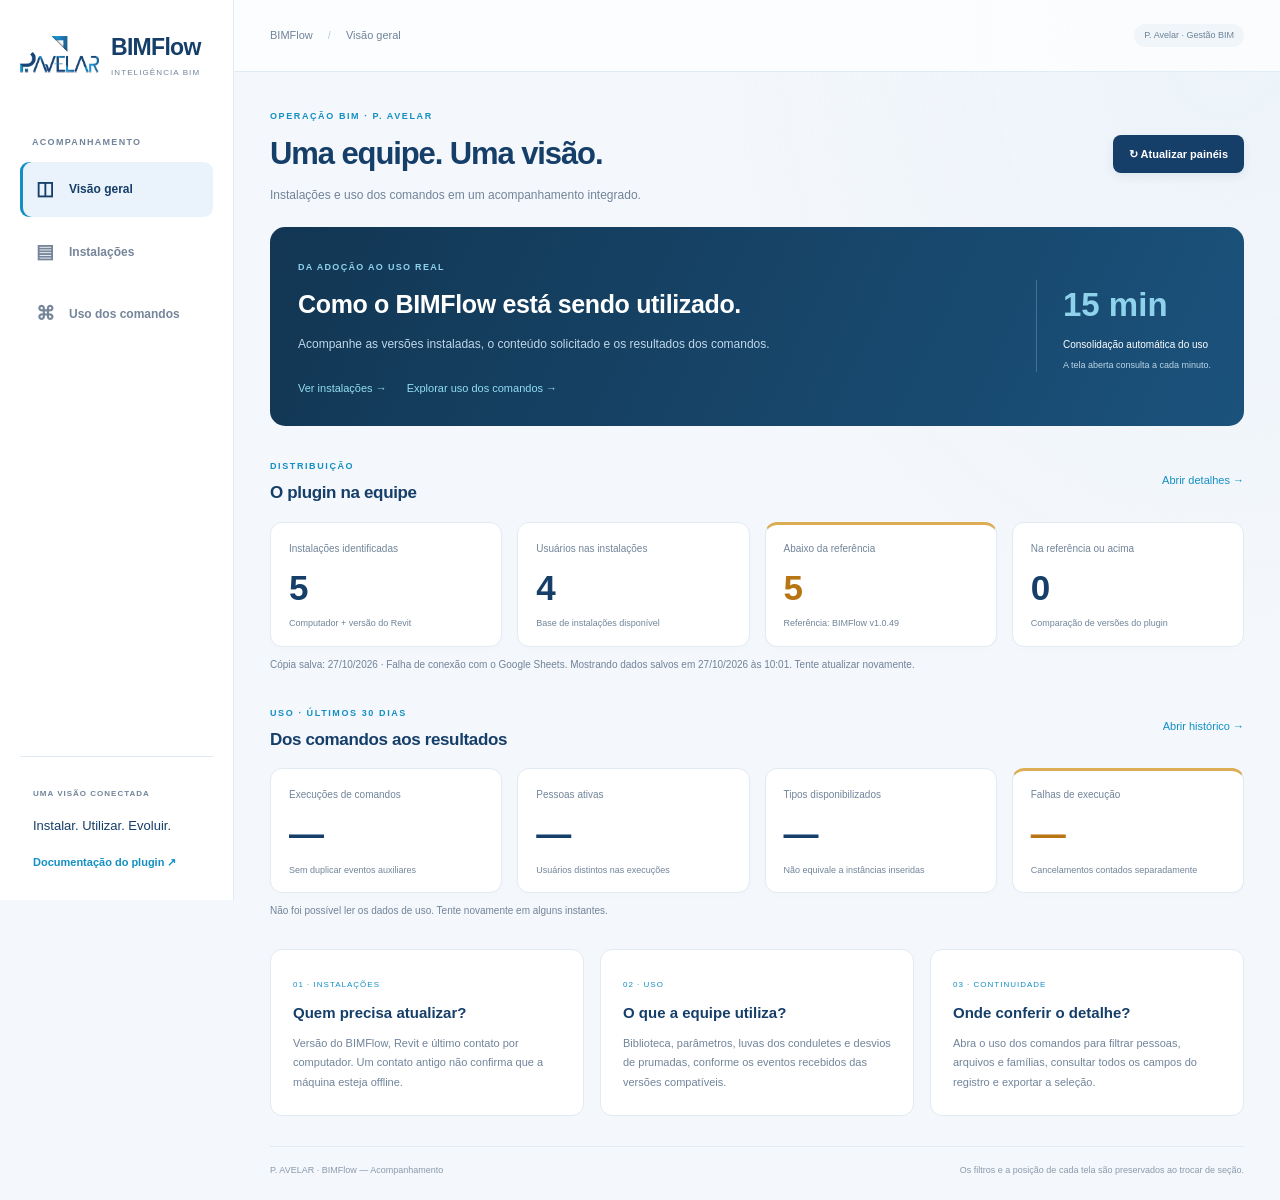
<file: telemetria/index.html>
<!doctype html><html lang="pt-BR"><head><meta charset="utf-8"><meta name="viewport" content="width=device-width,initial-scale=1"><meta name="robots" content="noindex,nofollow"><meta name="theme-color" content="#153e69"><title>P. Avelar · BIMFlow | Acompanhamento</title><link rel="stylesheet" href="styles.css"><link rel="stylesheet" href="dashboard.css"></head><body><div class="shell"><aside class="sidebar"><a class="brand" href="../"><img src="assets/pavelar-logo.png" alt="P. Avelar"><span>BIMFlow<small>INTELIGÊNCIA BIM</small></span></a><div class="nav-caption">ACOMPANHAMENTO</div><nav aria-label="Seções do dashboard"><a class="nav-item active" data-view="visao" href="#visao"><span aria-hidden="true">◫</span> Visão geral</a><a class="nav-item" data-view="instalacoes" href="#instalacoes"><span aria-hidden="true">▤</span> Instalações</a><a class="nav-item" data-view="uso" href="#uso"><span aria-hidden="true">⌘</span> Uso dos comandos</a></nav><div class="sidebar-bottom"><span class="tiny-label">UMA VISÃO CONECTADA</span><p>Instalar. Utilizar. Evoluir.</p><a href="../">Documentação do plugin ↗</a></div></aside><div class="workspace"><header class="topbar"><div class="breadcrumb">BIMFlow <span>/</span> <strong id="current-title">Visão geral</strong></div><span class="subtle-tag">P. Avelar · Gestão BIM</span></header><main class="overview" id="view-visao"><section class="page-heading"><div><span class="eyebrow">OPERAÇÃO BIM · P. AVELAR</span><h1>Uma equipe. Uma visão.</h1><p>Instalações e uso dos comandos em um acompanhamento integrado.</p></div><button id="refresh-all" class="primary">↻ Atualizar painéis</button></section><section class="unified-hero"><div><span class="tiny-label">DA ADOÇÃO AO USO REAL</span><h2>Como o BIMFlow está sendo utilizado.</h2><p>Acompanhe as versões instaladas, o conteúdo solicitado e os resultados dos comandos.</p><div><a href="#instalacoes">Ver instalações →</a><a href="#uso">Explorar uso dos comandos →</a></div></div><div class="hero-time"><strong>15 min</strong><span>Consolidação automática do uso</span><small>A tela aberta consulta a cada minuto.</small></div></section><section class="overview-heading"><div><span class="eyebrow">DISTRIBUIÇÃO</span><h2>O plugin na equipe</h2></div><a href="#instalacoes">Abrir detalhes →</a></section><section class="metrics"><article class="metric"><div class="metric-title">Instalações identificadas</div><div id="ov-installations" class="metric-number">—</div><p>Computador + versão do Revit</p></article><article class="metric"><div class="metric-title">Usuários nas instalações</div><div id="ov-install-users" class="metric-number">—</div><p>Base de instalações disponível</p></article><article class="metric attention"><div class="metric-title">Abaixo da referência</div><div id="ov-outdated" class="metric-number">—</div><p id="ov-reference">Versão de referência publicada</p></article><article class="metric"><div class="metric-title">Na referência ou acima</div><div id="ov-ready" class="metric-number">—</div><p>Comparação de versões do plugin</p></article></section><p class="source-note" id="install-note">Consultando instalações…</p><section class="overview-heading"><div><span class="eyebrow">USO · ÚLTIMOS 30 DIAS</span><h2>Dos comandos aos resultados</h2></div><a href="#uso">Abrir histórico →</a></section><section class="metrics"><article class="metric"><div class="metric-title">Execuções de comandos</div><div id="ov-operations" class="metric-number">—</div><p>Sem duplicar eventos auxiliares</p></article><article class="metric"><div class="metric-title">Pessoas ativas</div><div id="ov-people" class="metric-number">—</div><p>Usuários distintos nas execuções</p></article><article class="metric"><div class="metric-title">Tipos disponibilizados</div><div id="ov-types" class="metric-number">—</div><p>Não equivale a instâncias inseridas</p></article><article class="metric attention"><div class="metric-title">Falhas de execução</div><div id="ov-failures" class="metric-number">—</div><p>Cancelamentos contados separadamente</p></article></section><p class="source-note" id="usage-note">Consultando registros de uso…</p><section class="overview-explanation"><article><span>01 · INSTALAÇÕES</span><h3>Quem precisa atualizar?</h3><p>Versão do BIMFlow, Revit e último contato por computador. Um contato antigo não confirma que a máquina esteja offline.</p></article><article><span>02 · USO</span><h3>O que a equipe utiliza?</h3><p>Biblioteca, parâmetros, luvas dos conduletes e desvios de prumadas, conforme os eventos recebidos das versões compatíveis.</p></article><article><span>03 · CONTINUIDADE</span><h3>Onde conferir o detalhe?</h3><p>Abra o uso dos comandos para filtrar pessoas, arquivos e famílias, consultar todos os campos do registro e exportar a seleção.</p></article></section><footer><span>P. AVELAR · BIMFlow — Acompanhamento</span><span>Os filtros e a posição de cada tela são preservados ao trocar de seção.</span></footer></main><section id="view-instalacoes" class="dashboard-view" hidden><iframe title="Instalações do BIMFlow" data-view="instalacoes" data-src="instalacoes/?embedded=1" scrolling="no"></iframe></section><section id="view-uso" class="dashboard-view" hidden><iframe title="Uso dos comandos BIMFlow" data-view="uso" data-src="uso/?embedded=1" scrolling="no"></iframe></section></div></div><script src="dashboard.js"></script></body></html>
</file>
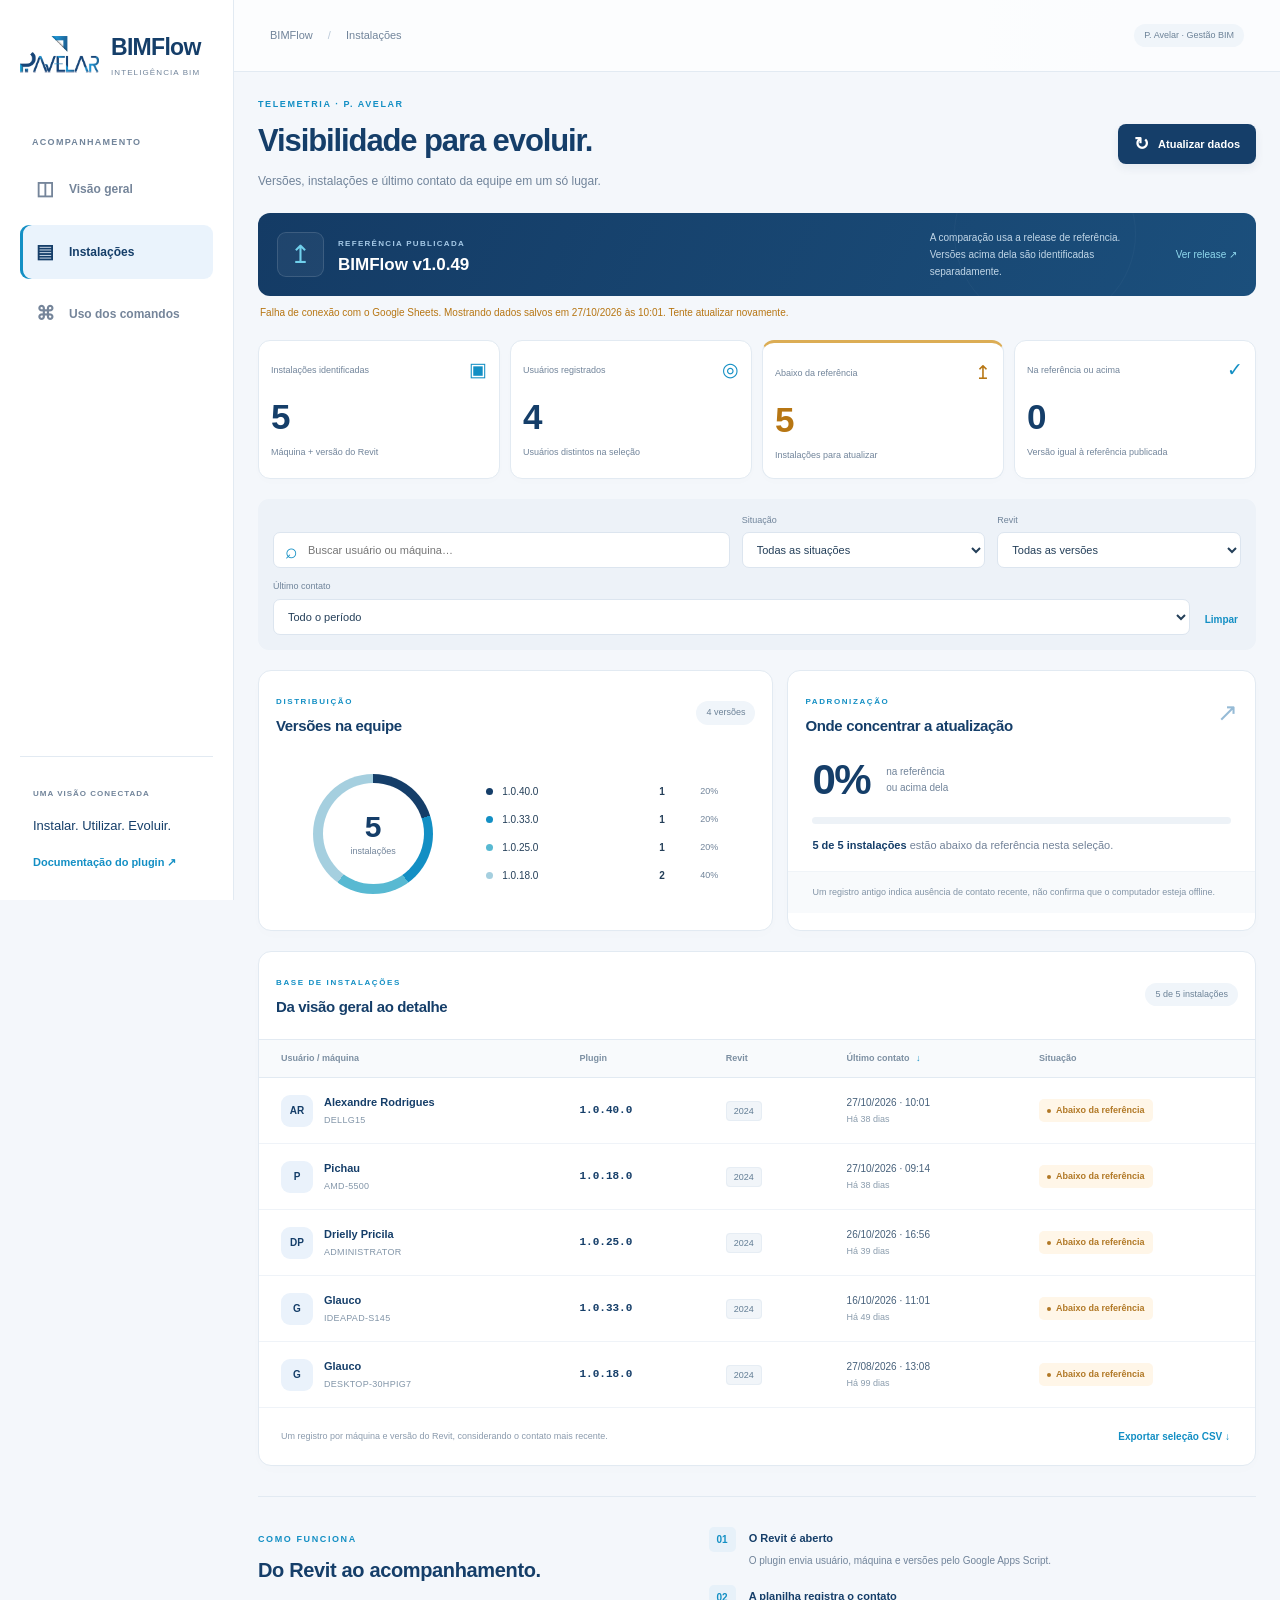
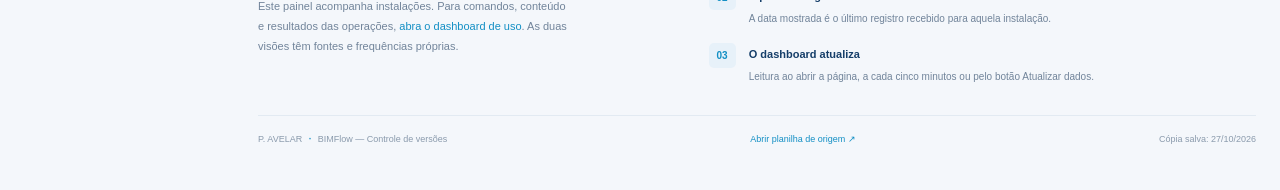
<file: telemetria/instalacoes/index.html>
<!doctype html>
<html lang="pt-BR"><head><meta charset="utf-8"><meta name="viewport" content="width=device-width,initial-scale=1"><meta name="description" content="Acompanhamento das versões e instalações do BIMFlow na P. Avelar."><meta name="theme-color" content="#123b67"><meta name="robots" content="noindex,nofollow"><script>if(new URLSearchParams(location.search).get('embedded')!=='1')location.replace('../#instalacoes');</script><title>P. Avelar · BIMFlow | Telemetria</title><link rel="stylesheet" href="styles.css"><link rel="stylesheet" href="../embedded.css"></head>
<body><div class="shell"><aside class="sidebar"><a class="brand" href="../../" aria-label="Guia BIMFlow"><img src="assets/pavelar-logo.png" alt="P. Avelar"><span>BIMFlow<small>INTELIGÊNCIA BIM</small></span></a><div class="nav-caption">ACOMPANHAMENTO</div><nav aria-label="Navegação"><a href="#visao" class="nav-item active"><span aria-hidden="true">◫</span> Visão geral</a><a href="#instalacoes" class="nav-item"><span aria-hidden="true">▤</span> Instalações</a><a href="../#uso" class="nav-item"><span aria-hidden="true">⌘</span> Uso dos comandos</a><a href="#como-funciona" class="nav-item"><span aria-hidden="true">↗</span> Como funciona</a></nav><div class="sidebar-bottom"><span class="tiny-label">BIBLIOTECA CORPORATIVA</span><p>Uma equipe conectada.<br>Um padrão em evolução.</p><a href="../../">Abrir apresentação <span aria-hidden="true">↗</span></a></div></aside>
<div class="workspace"><header class="topbar"><div class="breadcrumb">BIMFlow <span>/</span> Controle de versões</div><div class="live-status" id="live-status" role="status"><i></i><span>Conectando à planilha</span></div></header><main id="visao"><section class="page-heading"><div><div class="eyebrow">TELEMETRIA · P. AVELAR</div><h1>Visibilidade para evoluir.</h1><p>Versões, instalações e último contato da equipe em um só lugar.</p></div><button id="refresh" class="primary"><span aria-hidden="true">↻</span> Atualizar dados</button></section>
<section class="reference-strip"><div class="reference-icon" aria-hidden="true">↥</div><div><span class="tiny-label">REFERÊNCIA PUBLICADA</span><strong id="reference">—</strong></div><p>A comparação usa a release de referência. Versões acima dela são identificadas separadamente.</p><a id="release-link" target="_blank" rel="noopener">Ver release <span aria-hidden="true">↗</span></a></section>
<div id="sync-note" class="sync-note" role="status"></div>
<section class="metrics" aria-label="Indicadores gerais"><article class="metric"><div class="metric-title">Instalações identificadas <span aria-hidden="true">▣</span></div><div class="metric-number" id="metric-machines">—</div><p>Máquina + versão do Revit</p></article><article class="metric"><div class="metric-title">Usuários registrados <span aria-hidden="true">◎</span></div><div class="metric-number" id="metric-users">—</div><p>Usuários distintos na seleção</p></article><article class="metric attention"><div class="metric-title">Abaixo da referência <span aria-hidden="true">↥</span></div><div class="metric-number" id="metric-outdated">—</div><p>Instalações para atualizar</p></article><article class="metric"><div class="metric-title">Na referência ou acima <span aria-hidden="true">✓</span></div><div class="metric-number" id="metric-ready">—</div><p id="ready-detail">—</p></article></section>
<section class="filters" aria-label="Filtros"><label class="search"><span aria-hidden="true">⌕</span><span class="sr-only">Buscar usuário ou máquina</span><input id="search" type="search" placeholder="Buscar usuário ou máquina…" autocomplete="off"></label><label>Situação<select id="status"><option value="all">Todas as situações</option><option value="below">Abaixo da referência</option><option value="current">Na referência</option><option value="ahead">Acima da referência</option></select></label><label>Revit<select id="revit"><option value="all">Todas as versões</option></select></label><label>Último contato<select id="period"><option value="all">Todo o período</option><option value="7">Últimos 7 dias</option><option value="30">Últimos 30 dias</option><option value="90">Últimos 90 dias</option></select></label><button class="text-button" id="clear">Limpar</button></section>
<section class="charts"><article class="panel version-panel"><div class="panel-heading"><div><span class="eyebrow">DISTRIBUIÇÃO</span><h2>Versões na equipe</h2></div><span id="version-count" class="subtle-tag">—</span></div><div class="version-content"><div class="donut" id="donut" role="img" aria-label="Distribuição das versões"><div><strong id="donut-total">—</strong><span>instalações</span></div></div><div class="version-legend" id="version-legend"></div></div></article><article class="panel adoption-panel"><div class="panel-heading"><div><span class="eyebrow">PADRONIZAÇÃO</span><h2>Onde concentrar a atualização</h2></div><span aria-hidden="true" class="panel-symbol">↗</span></div><div class="adoption-number"><strong id="adoption-percent">—</strong><span>na referência<br>ou acima dela</span></div><div class="progress" id="adoption-bar" role="progressbar" aria-label="Instalações na referência ou acima" aria-valuemin="0" aria-valuemax="100"><div></div></div><p id="adoption-copy">—</p><div class="adoption-footnote">Um registro antigo indica ausência de contato recente, não confirma que o computador esteja offline.</div></article></section>
<section class="panel installations" id="instalacoes"><div class="panel-heading"><div><span class="eyebrow">BASE DE INSTALAÇÕES</span><h2>Da visão geral ao detalhe</h2></div><span id="result-count" class="subtle-tag">—</span></div><div class="table-wrapper"><table><thead><tr><th>Usuário / máquina</th><th>Plugin</th><th>Revit</th><th><button id="sort-date" class="sort-button" aria-label="Alternar ordenação por último contato">Último contato <span>↓</span></button></th><th>Situação</th></tr></thead><tbody id="rows"></tbody></table></div><div id="empty" class="empty" hidden><strong>Nenhuma instalação encontrada.</strong><p>Ajuste a busca ou limpe os filtros.</p></div><div class="table-footer"><span>Um registro por máquina e versão do Revit, considerando o contato mais recente.</span><button id="export-csv" class="text-button">Exportar seleção CSV <span aria-hidden="true">↓</span></button></div></section>
<section class="how-it-works" id="como-funciona"><div><span class="eyebrow">COMO FUNCIONA</span><h2>Do Revit ao acompanhamento.</h2><p>Este painel acompanha instalações. Para comandos, conteúdo e resultados das operações, <a href="../#uso">abra o dashboard de uso</a>. As duas visões têm fontes e frequências próprias.</p></div><ol><li><b>01</b><div><strong>O Revit é aberto</strong><p>O plugin envia usuário, máquina e versões pelo Google Apps Script.</p></div></li><li><b>02</b><div><strong>A planilha registra o contato</strong><p>A data mostrada é o último registro recebido para aquela instalação.</p></div></li><li><b>03</b><div><strong>O dashboard atualiza</strong><p>Leitura ao abrir a página, a cada cinco minutos ou pelo botão Atualizar dados.</p></div></li></ol></section>
<footer><span>P. AVELAR <b>·</b> BIMFlow — Controle de versões</span><a id="sheet-link" target="_blank" rel="noopener">Abrir planilha de origem ↗</a><span id="updated-at">—</span></footer></main></div></div><script src="core.js"></script><script src="app.js"></script><script src="../bridge.js"></script></body></html>
</file>
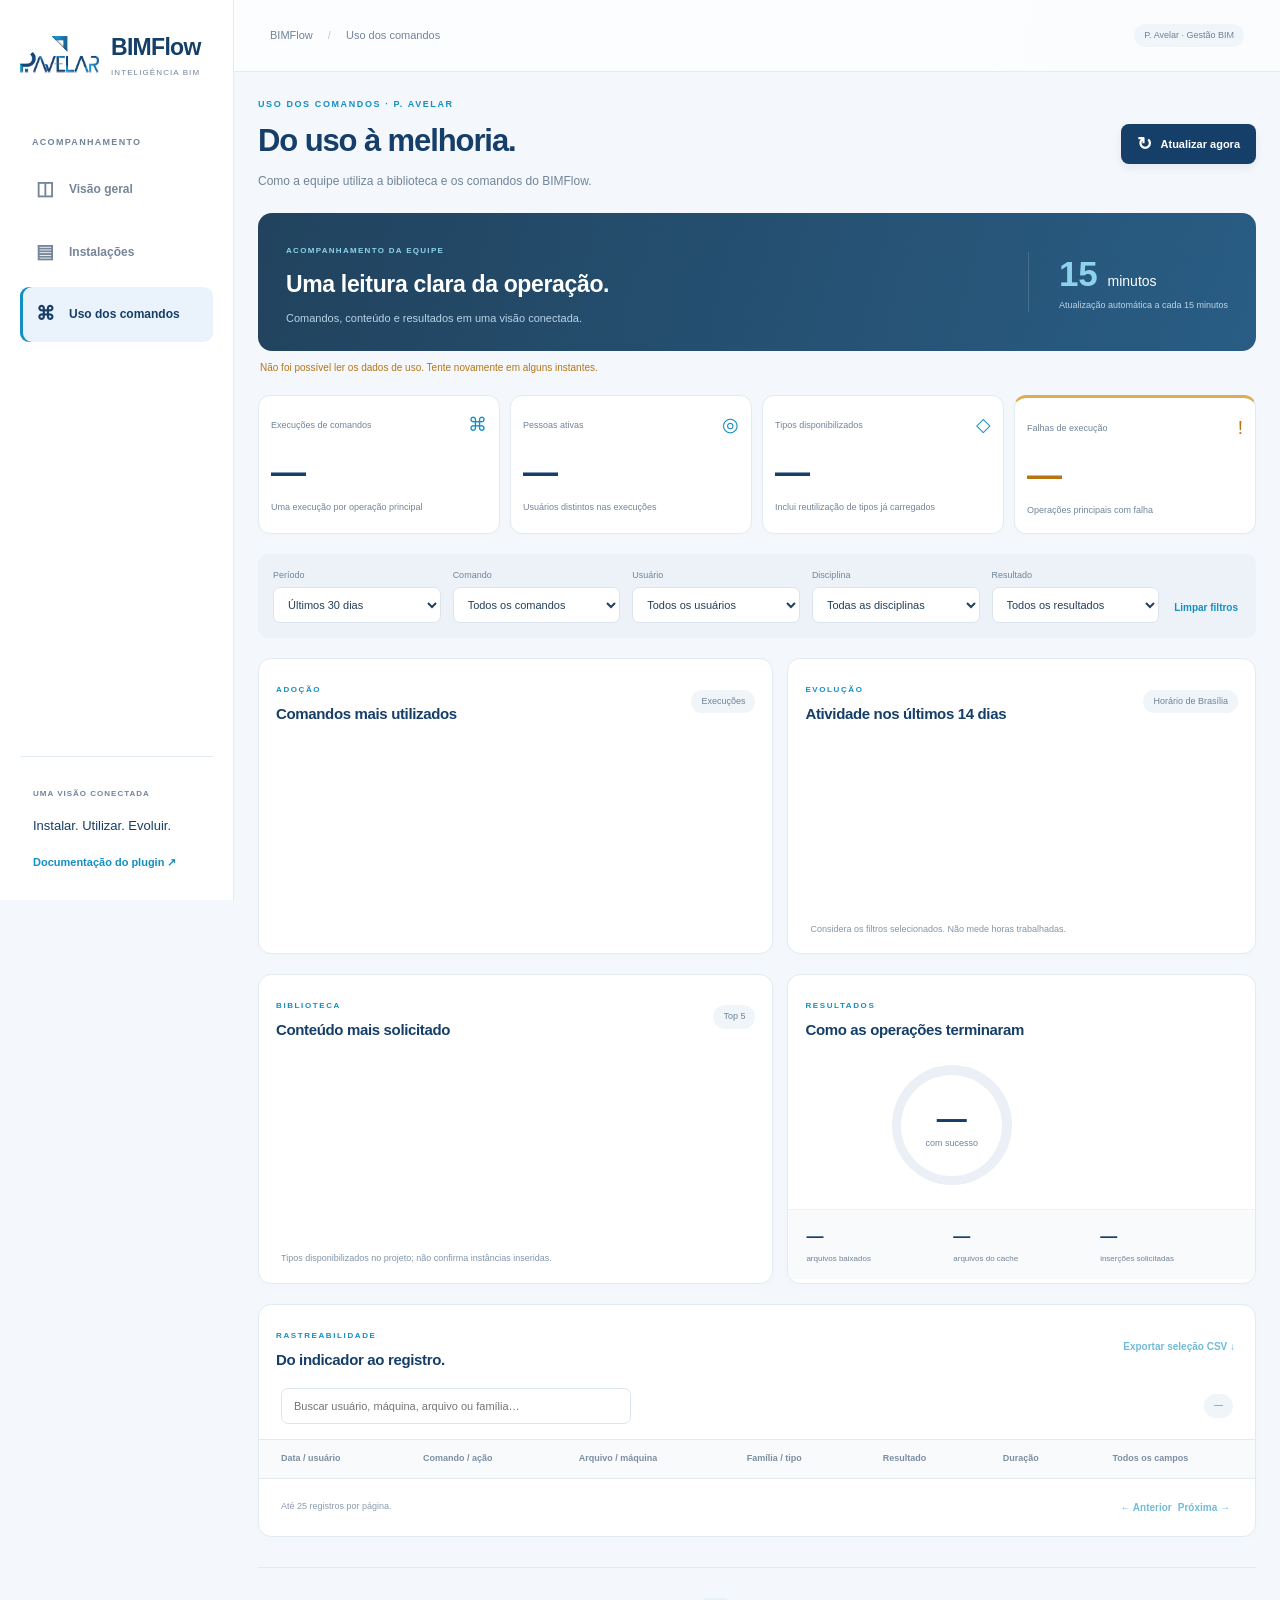
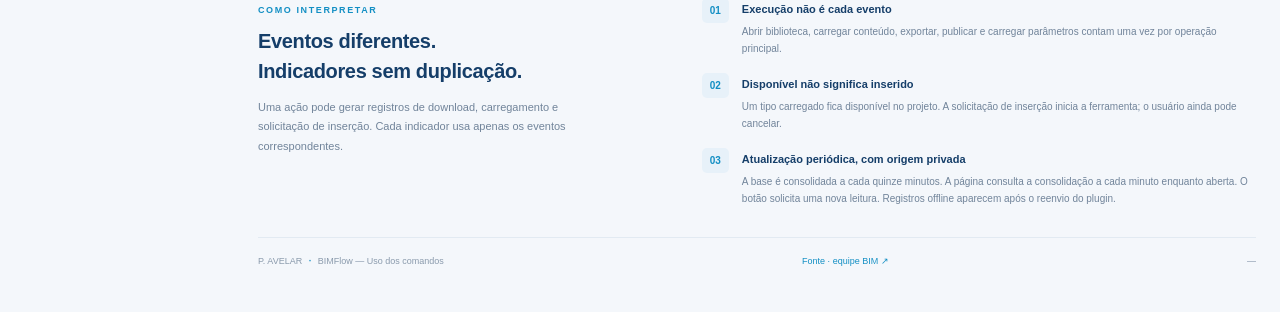
<file: telemetria/uso/index.html>
<!doctype html><html lang="pt-BR"><head><meta charset="utf-8"><meta name="viewport" content="width=device-width,initial-scale=1"><meta name="robots" content="noindex,nofollow"><meta name="theme-color" content="#153e69"><script>if(new URLSearchParams(location.search).get('embedded')!=='1')location.replace('../#uso');</script><title>P. Avelar · BIMFlow | Uso dos comandos</title><link rel="stylesheet" href="styles.css"><link rel="stylesheet" href="../embedded.css"></head><body>
<div class="shell"><aside class="sidebar"><a class="brand" href="https://rodriguesalexandre.github.io/bimflow-acompanhamento/" target="_blank" rel="noopener"><img src="logo.png" alt="P. Avelar"><span>BIMFlow<small>INTELIGÊNCIA BIM</small></span></a><div class="nav-caption">ACOMPANHAMENTO</div><nav aria-label="Navegação"><a class="nav-item" href="../#instalacoes" ><span aria-hidden="true">▤</span> Instalações <small>↗</small></a><a class="nav-item active" href="#visao"><span aria-hidden="true">◫</span> Uso dos comandos</a><a class="nav-item" href="#historico"><span aria-hidden="true">≡</span> Histórico detalhado</a><a class="nav-item" href="#leitura"><span aria-hidden="true">ⓘ</span> Como interpretar</a></nav><div class="sidebar-bottom"><span class="tiny-label">GESTÃO DA BIBLIOTECA</span><p>Entender o uso.<br>Priorizar a evolução.</p><span class="privacy">● &nbsp;Acompanhamento por link</span></div></aside>
<div class="workspace"><header class="topbar"><div class="breadcrumb">BIMFlow <span>/</span> Uso dos comandos</div><div id="live-status" class="live-status" role="status"><i></i><span>Consultando dados</span></div></header><main id="visao">
<section class="page-heading"><div><div class="eyebrow">USO DOS COMANDOS · P. AVELAR</div><h1>Do uso à melhoria.</h1><p>Como a equipe utiliza a biblioteca e os comandos do BIMFlow.</p></div><button class="primary" id="refresh"><span aria-hidden="true">↻</span> Atualizar agora</button></section>
<section class="usage-hero"><div><span class="tiny-label">ACOMPANHAMENTO DA EQUIPE</span><h2>Uma leitura clara da operação.</h2><p>Comandos, conteúdo e resultados em uma visão conectada.</p></div><div class="hero-sync"><strong>15 <small>minutos</small></strong><span>Atualização automática a cada 15 minutos</span></div></section>
<div id="sync-note" class="sync-note" role="status">Conectando aos dados de uso…</div>
<section class="metrics" aria-label="Indicadores de uso"><article class="metric"><div class="metric-title">Execuções de comandos <span aria-hidden="true">⌘</span></div><div class="metric-number" id="metric-operations">—</div><p>Uma execução por operação principal</p></article><article class="metric"><div class="metric-title">Pessoas ativas <span aria-hidden="true">◎</span></div><div class="metric-number" id="metric-users">—</div><p>Usuários distintos nas execuções</p></article><article class="metric"><div class="metric-title">Tipos disponibilizados <span aria-hidden="true">◇</span></div><div class="metric-number" id="metric-types">—</div><p>Inclui reutilização de tipos já carregados</p></article><article class="metric attention"><div class="metric-title">Falhas de execução <span aria-hidden="true">!</span></div><div class="metric-number" id="metric-failures">—</div><p id="failures-detail">Operações principais com falha</p></article></section>
<section class="filters" aria-label="Filtros de uso"><label>Período<select id="period"><option value="7">Últimos 7 dias</option><option value="30" selected>Últimos 30 dias</option><option value="90">Últimos 90 dias</option><option value="all">Base disponível</option></select></label><label>Comando<select id="command"><option value="">Todos os comandos</option></select></label><label>Usuário<select id="user"><option value="">Todos os usuários</option></select></label><label>Disciplina<select id="discipline"><option value="">Todas as disciplinas</option></select></label><label>Resultado<select id="result"><option value="">Todos os resultados</option><option value="sucesso">Sucesso</option><option value="falha">Falha</option><option value="cancelado">Cancelado</option></select></label><button class="text-button" id="clear">Limpar filtros</button></section>
<section class="charts"><article class="panel"><div class="panel-heading"><div><span class="eyebrow">ADOÇÃO</span><h2>Comandos mais utilizados</h2></div><span class="subtle-tag">Execuções</span></div><div id="commands" class="rank-list"></div></article><article class="panel"><div class="panel-heading"><div><span class="eyebrow">EVOLUÇÃO</span><h2>Atividade nos últimos 14 dias</h2></div><span class="subtle-tag">Horário de Brasília</span></div><div id="timeline" class="timeline" role="img" aria-label="Execuções diárias"></div><p class="chart-note">Considera os filtros selecionados. Não mede horas trabalhadas.</p></article></section>
<section class="charts"><article class="panel"><div class="panel-heading"><div><span class="eyebrow">BIBLIOTECA</span><h2>Conteúdo mais solicitado</h2></div><span class="subtle-tag">Top 5</span></div><div id="families" class="rank-list"></div><p class="chart-note">Tipos disponibilizados no projeto; não confirma instâncias inseridas.</p></article><article class="panel"><div class="panel-heading"><div><span class="eyebrow">RESULTADOS</span><h2>Como as operações terminaram</h2></div></div><div class="outcome-layout"><div id="outcome-donut" class="donut" role="img" aria-label="Resultados das operações"><div><strong id="success-rate">—</strong><span>com sucesso</span></div></div><div class="outcome-labels" id="outcomes"></div></div><div class="download-strip"><div><strong id="downloads">—</strong><span>arquivos baixados</span></div><div><strong id="cache">—</strong><span>arquivos do cache</span></div><div><strong id="placements">—</strong><span>inserções solicitadas</span></div></div></article></section>
<section class="panel installations" id="historico"><div class="panel-heading"><div><span class="eyebrow">RASTREABILIDADE</span><h2>Do indicador ao registro.</h2></div><button class="text-button" id="export" disabled>Exportar seleção CSV ↓</button></div><div class="history-tools"><label class="search"><span class="sr-only">Buscar usuário, máquina, arquivo ou família</span><input id="search" type="search" placeholder="Buscar usuário, máquina, arquivo ou família…" autocomplete="off"></label><span id="count" class="subtle-tag">—</span></div><div class="table-wrapper"><table><thead><tr><th>Data / usuário</th><th>Comando / ação</th><th>Arquivo / máquina</th><th>Família / tipo</th><th>Resultado</th><th>Duração</th><th>Todos os campos</th></tr></thead><tbody id="rows"></tbody></table></div><div id="empty" class="empty" hidden><strong>Nenhum registro de uso nesta seleção.</strong><p>Os eventos técnicos de teste ficam fora das métricas.<br>O uso real será registrado pelas novas versões do plugin.</p></div><div class="table-footer"><span id="page-copy">Até 25 registros por página.</span><div><button class="text-button" id="previous" disabled>← Anterior</button><button class="text-button" id="next" disabled>Próxima →</button></div></div></section>
<section class="how-it-works" id="leitura"><div><span class="eyebrow">COMO INTERPRETAR</span><h2>Eventos diferentes.<br>Indicadores sem duplicação.</h2><p>Uma ação pode gerar registros de download, carregamento e solicitação de inserção. Cada indicador usa apenas os eventos correspondentes.</p></div><ol><li><b>01</b><div><strong>Execução não é cada evento</strong><p>Abrir biblioteca, carregar conteúdo, exportar, publicar e carregar parâmetros contam uma vez por operação principal.</p></div></li><li><b>02</b><div><strong>Disponível não significa inserido</strong><p>Um tipo carregado fica disponível no projeto. A solicitação de inserção inicia a ferramenta; o usuário ainda pode cancelar.</p></div></li><li><b>03</b><div><strong>Atualização periódica, com origem privada</strong><p>A base é consolidada a cada quinze minutos. A página consulta a consolidação a cada minuto enquanto aberta. O botão solicita uma nova leitura. Registros offline aparecem após o reenvio do plugin.</p></div></li></ol></section><footer><span>P. AVELAR <b>·</b> BIMFlow — Uso dos comandos</span><a href="https://docs.google.com/spreadsheets/d/1XRjP1eBwzqcn77uwO6y2ullj4nxFFpeQwKu5WQKqDtA/edit" target="_blank" rel="noopener">Fonte · equipe BIM ↗</a><span id="updated-at">—</span></footer>
</main></div></div><script src="core.js"></script><script src="app.js"></script><script src="../bridge.js"></script></body></html>
</file>
<file: guia/estilo.css>
:root{--navy:#173f6b;--deep:#103052;--blue:#148ec3;--cyan:#35bedc;--ink:#29435c;--muted:#72869b;--line:#dfe8f1;--paper:#f4f7fb;--green:#369c84;--amber:#c18a28}*{box-sizing:border-box}html{scroll-behavior:smooth;scroll-padding-top:100px}body{margin:0;color:var(--ink);background:var(--paper);font:15px/1.65 'Segoe UI',Arial,sans-serif}button,a,input{font:inherit}button{cursor:pointer}a{color:var(--blue);text-decoration:none}button:focus-visible,a:focus-visible,summary:focus-visible{outline:3px solid var(--cyan);outline-offset:4px}header{position:sticky;top:0;z-index:20;background:#ffffffed;backdrop-filter:blur(16px);border-bottom:1px solid var(--line)}.topbar{max-width:1270px;margin:auto;padding:15px 28px;display:flex;align-items:center;justify-content:space-between;gap:20px}.brand{display:flex;align-items:center;gap:17px;color:var(--navy)}.brand img{width:98px;height:45px;object-fit:contain}.brand>span{font-size:25px;font-weight:700;letter-spacing:-.7px;line-height:1.3}.brand small{display:block;font-size:8px;letter-spacing:1.2px;color:#70859c;font-weight:500;margin-top:3px}nav{display:flex;gap:24px}nav a{font-size:11px;font-weight:600;color:#647b91}nav a:hover{color:var(--blue)}.top-actions{display:flex;gap:8px;align-items:center}.button{display:inline-flex;align-items:center;justify-content:center;gap:22px;border:0;border-radius:8px;background:var(--navy);color:white;padding:11px 17px;font-size:11px;font-weight:600;white-space:nowrap}.button:hover{filter:brightness(1.1)}.button.light{background:#edf4fb;color:var(--navy)}.button.cyan{background:#27b6da;color:#0a2f50}.hero{position:relative;overflow:hidden;background:linear-gradient(118deg,#123253,#194972 70%,#17648b);color:white}.hero-grid{position:absolute;inset:0;background:linear-gradient(90deg,#ffffff04 1px,transparent 1px),linear-gradient(#ffffff04 1px,transparent 1px),radial-gradient(ellipse at 88% 35%,#45cffd19,transparent 47%);background-size:58px 58px,58px 58px,100% 100%;animation:drift 32s ease-in-out infinite alternate;pointer-events:none}.hero:after{content:'';position:absolute;width:700px;height:700px;border:1px solid #8bcce812;border-radius:50%;top:-430px;right:-110px;pointer-events:none}.hero-inner{position:relative;max-width:1220px;margin:auto;padding:49px 28px 43px}.eyebrow{font-size:9px;font-weight:700;letter-spacing:1.8px;color:var(--blue)}.hero .eyebrow{color:#82d6ec}.hero-columns{display:grid;grid-template-columns:1.2fr .8fr;gap:90px;align-items:center;margin-top:17px}h1{font-size:clamp(37px,4.3vw,58px);line-height:1.09;letter-spacing:-2px;font-weight:650;margin:0 0 22px}h1 em{font-style:normal;color:#87d9ed}h2{font-size:clamp(26px,2.7vw,35px);line-height:1.2;letter-spacing:-.9px;color:var(--navy);margin:9px 0 0}h3{font-size:17px;line-height:1.35;letter-spacing:-.25px;color:var(--navy);margin:0 0 12px}p{margin:0 0 14px}.hero-columns>div>p{font-size:14px;line-height:1.9;max-width:590px;color:#ccdeed}.hero-actions{display:flex;align-items:center;gap:25px;margin-top:25px}.hero-link{font-size:11px;color:#c9e4f5}.hero-meta{display:flex;gap:20px;flex-wrap:wrap;margin-top:31px;color:#93b9d2;font-size:9px}.hero-meta span+span:before{content:'·';margin-right:20px;color:#50a7ce}.hero-summary{border:1px solid #ffffff20;background:#ffffff09;backdrop-filter:blur(5px);padding:26px 29px;border-radius:18px;box-shadow:0 16px 40px #061f3514}.hero-summary .eyebrow{font-size:8px;letter-spacing:1.5px}.hero-total{display:flex;align-items:center;gap:18px;margin:11px 0 22px}.hero-total strong{font-size:65px;line-height:1;letter-spacing:-3px;font-weight:600;color:white}.hero-total>span{font-size:12px;line-height:1.7;color:#bdd6e8}.hero-breakdown{border-top:1px solid #ffffff16;border-bottom:1px solid #ffffff16;padding:14px 0;display:grid;gap:10px}.hero-breakdown>div{display:flex;justify-content:space-between;font-size:12px;color:#c7dcea}.hero-breakdown b{font-weight:600;color:white}.hero-summary>p{font-size:10px;line-height:1.8;color:#9abed5;margin:16px 0}.hero-state{display:flex;align-items:center;gap:7px;color:#bde8ed;font-size:9px}.hero-state i{width:6px;height:6px;border-radius:50%;background:#64cdb9;box-shadow:0 0 0 4px #64cdb90b}main{max-width:1220px;margin:auto;padding:0 28px}.release-note{margin:25px 0 0;padding:16px 20px;border:1px solid #dfd6bc;background:#fffbf1;border-radius:10px;display:flex;align-items:center;gap:19px}.release-note p{font-size:11px;line-height:1.8;color:#7b725a;margin:0}.pill{display:inline-block;white-space:nowrap;border-radius:5px;padding:5px 8px;font-size:8px;letter-spacing:.7px;font-weight:700}.pill.validation{background:#fff0cf;color:#a2772c}.pill.planned{background:#e7eef9;color:#55799e}section{margin:60px 0}.section-heading{display:flex;align-items:end;justify-content:space-between;gap:50px;margin-bottom:25px}.section-heading>p{max-width:360px;color:var(--muted);font-size:12px;line-height:1.9;margin:0 0 2px}.discipline-grid{display:grid;grid-template-columns:1fr 1fr;gap:20px;margin-bottom:22px}.discipline-card{padding:27px 29px;background:white;border:1px solid var(--line);border-radius:14px;position:relative;overflow:hidden}.discipline-card:before{content:'';position:absolute;top:0;left:0;right:0;height:3px;background:linear-gradient(90deg,var(--navy),var(--cyan))}.discipline-card h3{font-size:22px;margin:3px 0 12px}.discipline-card>p{font-size:12px;color:var(--muted);line-height:1.8;max-width:470px}.discipline-numbers{display:flex;align-items:center;gap:14px;margin:19px 0 17px}.discipline-numbers>strong{font-size:46px;line-height:1;font-weight:650;letter-spacing:-2px;color:var(--navy)}.discipline-numbers>span{font-size:11px;color:#71869a}.discipline-numbers>span b{display:block;color:var(--ink);font-weight:600;font-size:12px}.discipline-bottom{display:flex;justify-content:space-between;align-items:center;gap:10px;border-top:1px solid var(--line);padding-top:15px;font-size:10px;color:var(--muted)}.discipline-bottom strong{color:var(--blue);font-size:10px;font-weight:600}.table-card{border:1px solid var(--line);background:white;border-radius:12px;overflow:auto}table{border-collapse:collapse;width:100%;font-size:12px;text-align:left}th{font-size:9px;letter-spacing:.7px;text-transform:uppercase;color:#7290a7;background:#f9fbfd;padding:13px 18px;border-bottom:1px solid var(--line)}td{padding:13px 18px;border-bottom:1px solid #edf2f6;vertical-align:top}tr:last-child td{border-bottom:0}td strong{color:var(--navy)}.table-card td:last-child{font-size:11px;color:var(--muted)}.delivery-strip{display:grid;grid-template-columns:repeat(4,1fr);border:1px solid var(--line);border-radius:12px;background:#ecf3fa;margin-top:20px;overflow:hidden}.delivery-strip>div{padding:20px 20px;border-right:1px solid #dce6ef}.delivery-strip>div:last-child{border:0}.delivery-strip b{display:block;font-size:25px;font-weight:650;color:var(--navy);letter-spacing:-.8px;margin-bottom:5px}.delivery-strip span{font-size:10px;line-height:1.7;color:#6f879e}.caption,figcaption{font-size:10px;color:#7c90a6;line-height:1.8;margin:12px 0 0}.status-filters{display:flex;flex-wrap:wrap;gap:6px;justify-content:flex-end}.status-filters button{border:1px solid #d9e5ee;background:#edf3f9;border-radius:20px;padding:8px 11px;font-size:9px;color:var(--navy);white-space:nowrap}.status-filters button[aria-pressed=true]{background:var(--navy);color:white;border-color:var(--navy)}.roadmap-surface{background:linear-gradient(130deg,#123151,#1d4c73);border-radius:20px;padding:30px 29px;color:white;position:relative;overflow:hidden}.roadmap-surface:before{content:'';position:absolute;inset:0;background:linear-gradient(90deg,#ffffff03 1px,transparent 1px),linear-gradient(#ffffff03 1px,transparent 1px);background-size:30px 30px;pointer-events:none}.roadmap-caption,.roadmap-chain,.flow-legend{position:relative}.roadmap-caption>span{display:block;color:#73cae1;font-size:8px;letter-spacing:1.6px;margin-bottom:6px}.roadmap-caption>b{font-size:20px;letter-spacing:-.4px;font-weight:600}.roadmap-chain{display:grid;grid-template-columns:repeat(5,minmax(0,1fr));gap:34px 19px;margin:27px 0 27px}.flow-step{padding:17px 15px;background:#ffffff0b;border:1px solid #69bdab80;border-radius:12px;position:relative;transition:opacity .2s,background .2s;min-height:222px}.flow-step.validacao{border-color:#ddad5f99}.flow-step.pendente{border-color:#88b6dc70}.flow-step.dimmed{opacity:.23}.flow-step::after{content:'→';position:absolute;right:-18px;top:22px;color:#80c7dd;font-size:20px}.flow-step.reverse::after{content:'←';right:auto;left:-18px}.flow-step.turn::after{content:'↓';right:50%;top:calc(100% + 2px);transform:translateX(50%)}.flow-step.end::after{display:none}.flow-step-top{display:flex;align-items:center;gap:8px}.step-number{width:27px;height:27px;border-radius:50%;background:#70d0b7;color:#123151;font-size:10px;font-weight:700;display:grid;place-items:center;flex:none}.validacao .step-number{background:#f2c870}.pendente .step-number{background:#8bb6dc}.step-status{font-size:7px;letter-spacing:.5px;color:#8cddc9;font-weight:600}.validacao .step-status{color:#f0d187}.pendente .step-status{color:#a8c9e6}.flow-step h3{font-size:14px;line-height:1.3;color:white;font-weight:600;margin:13px 0 9px}.flow-step p{font-size:10px;line-height:1.7;color:#c9e0ef;margin:0}.flow-step small{display:block;font-size:8px;line-height:1.6;color:#8db7d3;margin-top:13px;border-top:1px solid #ffffff10;padding-top:9px}.flow-legend{display:flex;gap:35px;color:#bed7e8;font-size:9px}.flow-legend span{display:flex;align-items:center;gap:7px}.flow-legend i{width:7px;height:7px;border-radius:50%}.green{background:#70d0b7}.amber{background:#f2c870}.blue{background:#8bb6dc}.process-flow{display:grid;grid-template-columns:repeat(5,1fr);gap:17px;margin-bottom:21px}.process-flow article{background:white;border:1px solid var(--line);border-top:3px solid var(--blue);border-radius:9px;padding:18px 17px;position:relative}.process-flow article:after{content:'→';position:absolute;right:-17px;top:45px;color:#719fbd;font-size:17px}.process-flow article:last-child:after{display:none}.process-flow article>span{font-size:10px;color:var(--blue);font-weight:700}.process-flow h3{font-size:15px;margin:12px 0 9px}.process-flow p{font-size:10px;color:var(--muted);line-height:1.8;margin:0}.two-col{display:grid;grid-template-columns:1fr 1fr;gap:20px}.card{background:white;border:1px solid var(--line);border-radius:12px;padding:24px}.card p{font-size:12px;line-height:1.85;color:#698197}.muted{font-size:11px!important;color:var(--muted)!important}.card p:last-child{margin-bottom:0}.ribbon-figure{border:1px solid var(--line);border-radius:12px;padding:20px;background:white;margin:0 0 22px}.ribbon-figure img{display:block;width:100%;border-radius:7px}.interface-block{margin-top:27px;gap:40px}.interface-block>div{padding-top:10px}.interface-block h3{font-size:22px;margin-bottom:19px}.check-list{list-style:none;padding:0;margin:0}.check-list li{position:relative;padding:0 0 17px 25px;color:#6c8298;font-size:12px;line-height:1.85}.check-list li:before{content:'✓';position:absolute;left:0;color:var(--blue);font-weight:700}.note{padding:15px 18px;background:#eaf2fa;border-left:3px solid var(--blue);border-radius:0 8px 8px 0;font-size:11px;color:#567792;line-height:1.85;margin-top:18px}.note b{color:var(--navy)}figure{margin:0}figure img{max-width:100%}.panel-image{display:block;max-height:700px;width:100%;object-fit:contain;object-position:top;background:#edf3f9;border:1px solid var(--line);border-radius:10px;cursor:zoom-in}details{border:1px solid var(--line);border-radius:10px;background:white}summary{cursor:pointer;color:var(--navy);font-weight:600;list-style:none}summary:after{content:'+';float:right;color:var(--blue)}details[open]>summary:after{content:'−'}.video-details{margin-top:28px;padding:17px 21px}.video-details summary{font-size:12px}video{width:100%;max-height:650px;background:#122d48;border-radius:9px;margin-top:15px}.role-tabs{display:flex;gap:8px;margin-bottom:13px}.role-tabs button{border:1px solid var(--line);background:white;color:#66839c;padding:12px 22px;border-radius:8px;font-size:12px}.role-tabs button[aria-selected=true]{background:var(--navy);border-color:var(--navy);color:white}.role-panel{border:1px solid var(--line);border-radius:12px;background:white;padding:25px 29px}.numbered{margin:0 0 16px;padding-left:24px;font-size:12px;color:#6a8196}.numbered li{padding:0 0 13px 7px;line-height:1.85}.numbered li::marker{color:var(--blue);font-weight:700}.numbered li:last-child{padding-bottom:0}.numbered b{color:var(--navy)}.role-panel p{margin:0}.repo-grid{display:grid;grid-template-columns:repeat(3,1fr);gap:15px;margin-bottom:24px}.repo-card{border:1px solid var(--line);border-radius:12px;background:white;padding:21px 20px;display:block}.repo-card:hover{border-color:#84b3cf}.repo-card>span{color:var(--blue);font-size:8px;font-weight:700;letter-spacing:1px}.repo-card h3{font-size:14px;margin:11px 0}.repo-card p{font-size:11px;color:var(--muted);line-height:1.8;margin:0}.folder-figure{padding:18px 20px;background:white;border:1px solid var(--line);border-radius:12px;margin-bottom:22px}.folder-figure>img{width:100%;display:block;border-radius:9px;cursor:zoom-in}.card>summary{font-size:13px;margin-bottom:0}.card[open]>summary{margin-bottom:15px}pre{font:11px/1.8 Consolas,monospace;overflow:auto;white-space:pre;background:#12314f;color:#cce4f2;padding:19px;border-radius:8px;margin:13px 0}.subheading{margin:31px 0 15px}.json-example{padding:16px 21px;margin-top:18px}.json-example summary{font-size:12px}.next-grid{display:grid;grid-template-columns:repeat(3,1fr);gap:19px}.next-card{border:1px solid var(--line);border-radius:13px;background:white;padding:25px 23px}.next-card.priority{border-top:3px solid var(--blue);padding-top:23px}.next-card h3{font-size:20px;letter-spacing:-.4px;margin:17px 0 13px}.next-card p{font-size:12px;color:#6d8297;line-height:1.85}.next-card ul{padding-left:16px;margin:14px 0 0;color:var(--muted);font-size:11px;line-height:1.8}.next-card li{margin:7px 0}.handoff-card{margin-top:25px;background:#173f6b;border-radius:14px;padding:27px 28px;display:grid;grid-template-columns:1fr 1.15fr;gap:40px;color:white}.handoff-card .eyebrow{color:#87d8ed}.handoff-card h3{color:white;font-size:22px;margin-top:9px}.handoff-card p{font-size:12px;color:#a9c7df;margin:0}.handoff-card ul{font-size:11px;color:#cae0ee;padding-left:18px;margin:0;line-height:1.9}.handoff-card li{padding-left:4px;margin:5px 0}.limits-section{border-top:1px solid var(--line);padding-top:31px}.limits-section h2{font-size:27px;margin-bottom:20px}.faq{display:grid;gap:8px}.faq details{padding:16px 20px}.faq summary{font-size:12px}.faq p{font-size:12px;color:var(--muted);padding:14px 16px 0 0;line-height:1.9;margin:0}footer{display:flex;align-items:center;justify-content:space-between;gap:25px;border-top:1px solid var(--line);padding:28px 0 35px;font-size:10px;color:var(--muted)}.footer-brand img{width:80px}.footer-brand>span{font-size:21px}.footer-brand small{font-size:7px}footer>p{margin:0;max-width:250px;font-size:9px}footer>a{font-size:10px;white-space:nowrap}dialog{max-width:94vw;max-height:94vh;border:0;border-radius:12px;padding:30px;background:white;box-shadow:0 30px 100px #07172f55}dialog::backdrop{background:#082038c9;backdrop-filter:blur(4px)}dialog img{display:block;max-width:87vw;max-height:80vh;object-fit:contain}dialog>button{position:absolute;right:7px;top:4px;border:0;background:white;color:var(--navy);font-size:25px}dialog>p{font-size:10px;max-width:800px;margin:14px 0 0;color:var(--muted)}[hidden]{display:none!important}@keyframes drift{from{transform:translate(0,0)}to{transform:translate(12px,-10px)}}@media(max-width:1100px){nav{gap:15px}.topbar{padding:14px 23px}.brand img{width:84px}.brand{gap:12px}.brand>span{font-size:22px}.top-actions .button{font-size:10px;padding:10px 12px}.hero-columns{gap:45px}.hero-summary{padding:23px}.section-heading{gap:25px}.roadmap-surface{padding:25px 21px}.flow-step{padding:14px 11px;min-height:245px}.flow-step h3{font-size:13px}.flow-step p{font-size:9px}.step-status{font-size:6px}.step-number{width:23px;height:23px}.roadmap-chain{gap:30px 14px}.flow-step:after{right:-15px;font-size:17px}.flow-step.reverse:after{left:-15px}.flow-step.turn:after{right:50%}.repo-card h3{font-size:12px}.next-card{padding:22px 19px}.next-card.priority{padding-top:20px}.next-card h3{font-size:18px}}@media(max-width:900px){header nav{display:none}.hero-columns{gap:30px;grid-template-columns:1.1fr .9fr}h1{font-size:42px}.hero-total strong{font-size:55px}.hero-total>span{font-size:10px}.hero-actions{gap:18px}.hero-link{font-size:10px}.hero-meta{gap:10px}.hero-meta span+span:before{margin-right:10px}.section-heading{align-items:start;flex-direction:column;gap:20px}.section-heading>p{max-width:560px}.status-filters{justify-content:start}.roadmap-chain{display:flex;flex-direction:column;gap:24px}.flow-step{min-height:0;padding:17px 20px;display:grid;grid-template-columns:1fr 1fr;gap:0 30px;align-items:start}.flow-step h3{font-size:17px;margin:9px 0}.flow-step p{font-size:12px;grid-column:2;grid-row:1/3;align-self:center}.flow-step small{grid-column:1/3;font-size:9px;margin-top:9px;padding-top:8px}.step-status{font-size:8px}.step-number{width:25px;height:25px}.flow-step:after,.flow-step.reverse:after,.flow-step.turn:after{content:'↓';right:50%;left:auto;top:calc(100% - 1px);transform:translateX(50%);font-size:20px}.flow-step.end:after{display:none}.process-flow{grid-template-columns:1fr 1fr;gap:15px}.process-flow article:after{display:none}.process-flow article:last-child{grid-column:1/3}.process-flow p{font-size:11px}.repo-grid{grid-template-columns:1fr}.repo-card{display:grid;grid-template-columns:1fr 1.5fr;column-gap:20px}.repo-card h3{font-size:16px;margin:10px 0 0}.repo-card p{grid-row:1/3;grid-column:2;align-self:center}.next-grid{grid-template-columns:1fr}.next-card h3{font-size:22px}.next-card{padding:24px}.next-card.priority{padding-top:22px}.next-card ul{columns:2;column-gap:30px}.next-card li{break-inside:avoid}.handoff-card{gap:25px}.flow-legend{gap:20px}.interface-block{gap:23px}footer{flex-wrap:wrap}.footer-brand{flex-basis:40%}footer>p{max-width:320px}}@media(max-width:650px){.topbar{padding:13px 17px;gap:10px}.brand{gap:10px}.brand img{width:79px;height:36px}.brand>span{font-size:21px}.brand small{font-size:6px}.top-actions .button{font-size:9px;padding:9px 11px}.top-actions .button.light{display:none}.hero-inner{padding:34px 21px 31px}.hero-columns{grid-template-columns:1fr;gap:29px;margin-top:19px}h1{font-size:43px;letter-spacing:-1.8px}.hero-columns>div>p{font-size:13px}.hero-meta{font-size:8px;gap:8px}.hero-meta span+span:before{margin-right:8px}.hero-summary{padding:23px}.hero-total strong{font-size:57px}.hero-total{margin-bottom:15px}.hero-total>span{font-size:12px}.hero-breakdown{gap:9px}.hero-breakdown>div{font-size:12px}.hero-summary>p{margin:12px 0;font-size:11px}main{padding:0 19px}.release-note{padding:16px;align-items:start;flex-direction:column;gap:9px}.release-note p{font-size:10px}section{margin:42px 0}.discipline-grid,.two-col{grid-template-columns:1fr;gap:16px}.discipline-card{padding:24px}.discipline-bottom{font-size:9px}.discipline-bottom strong{font-size:9px;max-width:130px;text-align:right}.delivery-strip{grid-template-columns:1fr 1fr}.delivery-strip>div{padding:18px;border-bottom:1px solid var(--line)}.delivery-strip>div:nth-child(2){border-right:0}.delivery-strip>div:nth-child(3),.delivery-strip>div:nth-child(4){border-bottom:0}.delivery-strip b{font-size:23px}.delivery-strip span{font-size:9px}.caption,figcaption{font-size:9px}th,td{padding:12px;font-size:10px}th{font-size:8px}td:first-child{min-width:110px}td:last-child{min-width:170px}.table-card table{min-width:540px}.roadmap-surface{padding:24px 19px;border-radius:14px}.roadmap-caption>b{font-size:18px}.flow-step{display:block;padding:18px}.flow-step h3{font-size:17px;margin:11px 0 9px}.flow-step p{font-size:11px}.flow-step small{font-size:9px}.flow-legend{flex-wrap:wrap;gap:9px 20px;font-size:8px}.status-filters{gap:5px}.status-filters button{font-size:8px;padding:7px 9px}.process-flow{grid-template-columns:1fr}.process-flow article:last-child{grid-column:auto}.process-flow article{display:grid;grid-template-columns:24px 1fr;gap:0 12px;padding:17px}.process-flow article>span{grid-row:1/3;margin-top:2px}.process-flow h3{margin:0 0 6px;font-size:16px}.process-flow p{grid-column:2}.ribbon-figure{padding:14px 12px}.interface-block h3{font-size:23px}.interface-block>figure{margin-top:8px}.panel-image{max-height:650px}.role-tabs{gap:6px}.role-tabs button{font-size:11px;padding:11px 15px;flex:1}.role-panel{padding:20px 18px}.numbered{font-size:11px;padding-left:17px}.numbered li{padding-left:4px}.role-panel .muted{font-size:10px!important}.repo-card{display:block;padding:21px}.repo-card h3{font-size:17px;margin:10px 0}.repo-card p{font-size:11px}.folder-figure{padding:14px}.folder-figure img{min-width:580px}.folder-figure{overflow:auto}.folder-figure figcaption{min-width:280px}.card{padding:20px}.card p{font-size:11px}.card>summary{font-size:12px}pre{font-size:9px;padding:15px}.next-card ul{columns:1}.handoff-card{grid-template-columns:1fr;gap:15px;padding:24px}.handoff-card h3{font-size:23px}.handoff-card p{font-size:11px}.handoff-card ul{font-size:11px}.faq details{padding:15px 17px}.faq summary{font-size:11px}.faq p{font-size:11px}.section-heading>p{font-size:12px}.limits-section h2{font-size:25px}.footer-brand{flex-basis:100%;margin-bottom:5px}footer>p{max-width:none;flex-basis:100%}footer{gap:14px}dialog{padding:26px 15px 15px}dialog img{max-width:84vw;max-height:77vh}}@media(prefers-reduced-motion:reduce){html{scroll-behavior:auto}.hero-grid{animation:none}*{transition:none!important}}@media print{header nav,.top-actions,.hero-actions,.status-filters,.role-tabs,.video-details,dialog{display:none!important}header{position:static;background:white}.hero{background:white;color:var(--navy);border-bottom:2px solid var(--navy)}.hero-grid,.hero:after{display:none}.hero-inner{padding:20px 0}.hero-columns{gap:35px}.hero h1,.hero h1 em{color:var(--navy);font-size:35px}.hero p,.hero .eyebrow,.hero-meta,.hero-total>span,.hero-summary p,.hero-breakdown>div,.hero-state{color:var(--muted)!important}.hero-summary{background:#f3f7fb;border-color:var(--line);box-shadow:none;backdrop-filter:none}.hero-total strong,.hero-breakdown b{color:var(--navy)}.hero-breakdown{border-color:var(--line)}main{padding:0}body{background:white;font-size:11px}.release-note{padding:12px}.section-heading h2{font-size:25px}.roadmap-surface{print-color-adjust:exact}.flow-step.dimmed{opacity:1}.flow-step{break-inside:avoid}.role-panel[hidden]{display:block!important;margin-bottom:12px}.role-panel[hidden]:before{content:attr(aria-labelledby);display:none}.card,.next-card,.repo-card,.discipline-card,.process-flow article,.handoff-card,figure,.table-card{break-inside:avoid}.panel-image{max-height:420px}.two-col{gap:16px}.ribbon-figure{padding:12px}section{margin:30px 0}footer{font-size:8px}.handoff-card{print-color-adjust:exact}.hero-state{display:none}.next-card h3{font-size:18px}.roadmap-chain{grid-template-columns:repeat(5,1fr)}.flow-step p{font-size:9px}.flow-step h3{font-size:12px}details>p,details>pre{display:block}video{display:none}pre{white-space:pre-wrap;background:#f3f6fa;color:var(--ink);font-size:9px}.folder-figure img{min-width:0}a{color:var(--navy)}}

/* ===== Revisão 27/10/2026 — legibilidade (texto pequeno demais e cinza claro) ===== */
:root{--muted:#5d7287}
nav a{font-size:13px}
.button{font-size:13px;gap:10px}
.eyebrow{font-size:11px;letter-spacing:1.6px}
.hero-meta{font-size:12px}
.hero-link{font-size:13px}
.hero-summary .eyebrow{font-size:10px}
.hero-summary>p{font-size:12px}
.brand small{font-size:9px}
.pill{font-size:10px;padding:5px 9px}
.section-heading>p{font-size:14px;line-height:1.75}
.numbered{font-size:14px;color:#4f667c}
.muted{font-size:13px!important}
.note{font-size:13px;line-height:1.75}
table{font-size:13px}
th{font-size:10px}
.table-card td:last-child{font-size:12px}
details summary,.card>summary{font-size:14px}
pre{font-size:12px}
.caption{font-size:13px}

/* ===== Seção 06 · Instalação e atualização ===== */
.pill.done{background:#dcf3ec;color:#257a65}
code{font:12.5px/1.5 Consolas,monospace;background:#edf3f9;color:#173f6b;padding:2px 6px;border-radius:5px;word-break:break-word}
code.path{display:block;margin:8px 0 2px;padding:9px 12px;background:#12314f;color:#cce4f2;border-radius:7px;user-select:all}
.install-grid{display:grid;grid-template-columns:1.1fr .9fr;gap:20px;align-items:start}
.install-card h3,.live-card h3{margin-top:14px}
.numbered.compact li{padding-bottom:9px}
.live-card{display:flex;flex-direction:column;gap:6px}
.live-head{display:flex;justify-content:space-between;align-items:center;gap:12px}
.live-state{font-size:12px;color:var(--muted)}
.live-state.ok:before,.live-state.cached:before{content:'';display:inline-block;width:7px;height:7px;border-radius:50%;margin-right:7px;background:#70d0b7;vertical-align:1px}
.live-state.cached:before{background:#f2c870}
.live-card h3 b{color:var(--blue)}
.live-numbers{display:grid;grid-template-columns:repeat(3,1fr);gap:10px;margin:6px 0 10px}
.live-numbers div{background:var(--paper);border:1px solid var(--line);border-radius:10px;padding:12px 14px}
.live-numbers strong{display:block;font-size:30px;line-height:1.1;color:var(--navy);font-variant-numeric:tabular-nums}
.live-numbers .ok strong{color:#257a65}
.live-numbers .warn strong{color:#a2772c}
.live-numbers span{font-size:12px;color:var(--muted);line-height:1.35;display:block;margin-top:4px}
.live-list-title{font-size:11px;font-weight:700;letter-spacing:1px;color:var(--muted);text-transform:uppercase}
.live-list{list-style:none;margin:4px 0 14px;padding:0;max-height:190px;overflow:auto}
.live-list li{display:flex;justify-content:space-between;gap:12px;padding:8px 0;border-bottom:1px solid #edf2f6;font-size:13px}
.live-list li span{color:var(--muted)}
.live-list li b{color:#a2772c;font-variant-numeric:tabular-nums;white-space:nowrap}
.live-card .button{align-self:flex-start}
.live-note{margin:10px 0 0}
.build-card{margin-top:20px}
.build-card>p{font-size:14px}
.build-detail{margin:6px 0 10px;align-items:start}
.build-detail h4{margin:0 0 10px;color:var(--navy);font-size:14px}
.mini-table{border:1px solid var(--line);border-radius:8px;overflow:hidden}
.mini-table td{font:12px/1.5 Consolas,monospace;color:#29435c}
@media(max-width:900px){.install-grid{grid-template-columns:1fr}}
@media(max-width:650px){.live-numbers{grid-template-columns:1fr 1fr 1fr}.live-numbers strong{font-size:24px}}
@media print{.live-card .button{display:none}}
.build-detail>*,.install-grid>*{min-width:0}
.folder-figure img{max-width:100%}

/* Alinhamento das duas áreas de instalação e etapa em trabalho. */
.install-grid{align-items:stretch}.install-grid>.card{margin:0;height:100%}.install-card{display:flex;flex-direction:column}.install-card>.muted{margin-top:auto;padding-top:14px}.live-card>.button{margin-top:auto}.flow-step.andamento{border-color:#e0b65c}.flow-step.andamento .step-number{background:#f5ce77}.flow-step.andamento .step-status{color:#f5ce77}

.install-card>.pill{align-self:flex-start}.live-card{gap:0}

/* Implementações futuras separadas das entregas concluídas. */
.roadmap-future{margin-top:30px;padding-top:25px;border-top:1px dashed #ffffff38}.roadmap-future>h3{color:#bce6f6;margin-bottom:7px}.roadmap-future>p{color:#b8d2e7;font-size:12px;margin-bottom:20px}.future-cards{display:grid;grid-template-columns:repeat(2,minmax(0,1fr));gap:22px}.future-cards .flow-step{grid-column:auto!important;grid-row:auto!important}.future-cards .flow-step:before,.future-cards .flow-step:after{display:none!important}@media(max-width:650px){.future-cards{grid-template-columns:1fr}}

/* Todos os cartões permanecem legíveis; o filtro somente destaca a borda. */
.flow-step,.flow-step.dimmed{opacity:1!important;filter:none!important}.flow-step.highlighted{outline:2px solid #58d7ef;outline-offset:4px;box-shadow:0 0 0 5px #58d7ef16}

/* Quinze entregas em três linhas; futuras dividem a largura da última linha. */
.roadmap-chain{grid-template-columns:repeat(10,minmax(0,1fr))}

.architecture-flows{display:grid;grid-template-columns:1fr 1fr;gap:18px;margin:24px 0 12px}.architecture-flows article{background:#eaf3fa;border:1px solid #d7e5f1;border-radius:12px;padding:22px}.architecture-flows p{margin:10px 0 0;color:#173f6b;line-height:1.9}#arquitetura-plugin details .table-card{margin-top:18px}#arquitetura-plugin td{vertical-align:top}#arquitetura-plugin td:first-child{font-weight:600;color:#173f6b}#arquitetura-plugin .note{margin:18px 0}@media(max-width:720px){.architecture-flows{grid-template-columns:1fr}}

.quick-link-grid{display:grid;grid-template-columns:repeat(3,minmax(0,1fr));gap:16px;margin-bottom:28px}.quick-link-card{display:flex;flex-direction:column;background:white;border:1px solid var(--line);border-radius:12px;padding:22px;color:var(--ink);transition:border-color .18s,box-shadow .18s}.quick-link-card:hover{border-color:var(--blue);box-shadow:0 8px 24px #173f6b0c}.quick-link-card h3{margin:12px 0 9px;font-size:16px}.quick-link-card h3 span{color:var(--blue)}.quick-link-card p{font-size:12px;color:#627b91;line-height:1.8;margin:0}.quick-access{align-self:flex-start;color:#276f91;background:#eef6fb;border-radius:5px;padding:3px 7px;font-size:9px;font-weight:600}.network-path-grid{display:grid;gap:12px}.network-path-grid .card{margin:0}.network-path-grid p{font-size:12px;margin-bottom:0}.author-credit{margin-top:22px!important;color:#536f88!important;font-size:12px!important}.author-credit strong{color:var(--navy)}@media(max-width:1000px){.quick-link-grid{grid-template-columns:repeat(2,minmax(0,1fr))}}@media(max-width:650px){.quick-link-grid{grid-template-columns:1fr}}

main>section[hidden]{display:none!important}.learning-hub{background:#fff;border:1px solid var(--line);border-radius:18px;padding:28px;margin-top:35px}.learning-hub .section-heading{margin-bottom:18px}.learning-goals{display:grid;grid-template-columns:repeat(3,minmax(0,1fr));gap:14px}.learning-goals a{padding:19px;border-radius:11px;border:1px solid #d9e8f2;background:#f3f8fc;color:var(--navy)}.learning-goals b,.learning-goals span{display:block}.learning-goals span{color:#607b92;font-size:12px;margin-top:7px}.learning-modes{display:flex;gap:8px;flex-wrap:wrap;margin:24px 0 12px}.learning-modes button{border:1px solid #cedeea;background:white;border-radius:22px;color:var(--navy);padding:8px 13px;font-size:11px}.learning-modes button[aria-pressed="true"]{background:var(--navy);color:white;border-color:var(--navy)}.learning-glossary{border-top:1px solid var(--line);padding-top:16px;margin-top:14px}.learning-glossary summary{cursor:pointer;color:var(--navy);font-weight:600}.learning-glossary dl{display:grid;grid-template-columns:1fr 1fr;gap:16px}.learning-glossary dt{font-weight:650;color:var(--navy);font-size:12px}.learning-glossary dd{margin:4px 0 0;color:#607b92;font-size:12px}.installer-choice{margin-bottom:26px}.installer-profiles{display:grid;grid-template-columns:1fr 1fr;gap:18px}.installer-profiles article{padding:25px;background:#fff;border:1px solid #d8e6f0;border-top:4px solid var(--blue);border-radius:13px}.installer-profiles article+article{border-top-color:#d6a23c}.installer-profiles h3{margin-top:15px}.installer-profiles p{font-size:12px;color:#55718a}.installer-profiles code.path{font-size:11px;overflow-wrap:anywhere;white-space:normal}@media(max-width:720px){.learning-goals,.installer-profiles,.learning-glossary dl{grid-template-columns:1fr}.learning-hub{padding:20px}}@media print{main>section[hidden]{display:block!important}.learning-modes{display:none}}

.one-plugin{padding:22px 25px;background:#eaf3fa;border:1px solid #cfe1ee;border-radius:12px;margin:18px 0}.one-plugin>p{font-size:12px;line-height:1.9;margin:12px 0}.package-pipeline{display:flex;align-items:center;justify-content:space-between;gap:12px;margin:18px 0}.package-pipeline>span{flex:1;text-align:center;padding:15px;background:#fff;border:1px solid #d6e5f1;border-radius:9px;font-size:12px;color:#173f6b}.package-pipeline>b{color:#148ec3;font-size:22px}@media(max-width:650px){.package-pipeline{flex-direction:column}.package-pipeline>span{width:100%}.package-pipeline>b{transform:rotate(90deg)}}

/* Indicador de expansão com posição própria, sem float no texto. */
summary{position:relative;display:block;padding-right:38px;min-height:30px}summary::-webkit-details-marker{display:none}summary::marker{content:''}summary:after{float:none;position:absolute;right:0;top:0;width:28px;height:28px;display:flex;align-items:center;justify-content:center;border:1px solid #d7e5f0;border-radius:7px;background:#f1f7fc;color:var(--blue);font-size:18px;line-height:1;font-weight:400}summary:hover:after{background:#e4f1fa;border-color:#9dcce2}.learning-glossary summary{padding:4px 42px 4px 0}.learning-glossary summary:after{top:2px}
</file>
<file: telemetria/styles.css>
:root{--navy:#153e69;--navy-dark:#102f50;--blue:#138fc4;--cyan:#38b9dc;--ink:#243f59;--muted:#71849a;--line:#e2eaf2;--bg:#f4f7fb;--amber:#b77613;--purple:#7960c9;--green:#198677}*{box-sizing:border-box}html{scroll-behavior:smooth;scroll-padding-top:90px}body{margin:0;background:var(--bg);color:var(--ink);font:14px/1.5 'Segoe UI',Arial,sans-serif}button,input,select{font:inherit}button,a,input,select{-webkit-tap-highlight-color:transparent}a{color:var(--blue);text-decoration:none}button{cursor:pointer}button:focus-visible,a:focus-visible,input:focus-visible,select:focus-visible{outline:3px solid var(--cyan);outline-offset:3px}button:disabled{cursor:wait;opacity:.6}.shell{display:grid;grid-template-columns:234px minmax(0,1fr);min-height:100vh}.sidebar{position:sticky;top:0;height:100vh;background:white;border-right:1px solid var(--line);padding:30px 20px;display:flex;flex-direction:column}.brand{display:flex;align-items:center;gap:12px;color:var(--navy);margin:0 0 57px}.brand img{width:79px;height:46px;object-fit:contain}.brand span{font-size:23px;font-weight:700;letter-spacing:-.7px}.brand small{display:block;font-size:8px;letter-spacing:1.1px;color:var(--muted);font-weight:500;margin-top:2px}.nav-caption,.tiny-label{font-size:9px;letter-spacing:1.3px;font-weight:700;color:var(--muted)}.nav-caption{margin:0 12px 13px}nav{display:grid;gap:8px}.nav-item{display:flex;align-items:center;gap:14px;color:#75859a;padding:13px 15px;border-radius:9px;font-weight:600;font-size:12px}.nav-item span{font-size:19px;width:20px;text-align:center}.nav-item:hover{background:#f5f8fc}.nav-item.active{background:#eaf3fc;color:var(--navy);box-shadow:inset 3px 0 0 var(--blue)}.sidebar-bottom{margin-top:auto;padding:24px 13px 0;border-top:1px solid var(--line)}.sidebar-bottom .tiny-label{font-size:8px;letter-spacing:1px}.sidebar-bottom p{color:var(--navy);font-size:13px;line-height:1.8;margin:12px 0 16px}.sidebar-bottom a{font-size:11px;font-weight:600;display:flex;justify-content:space-between}.workspace{min-width:0;background:radial-gradient(ellipse at 95% 4%,#ddecf759,transparent 36%),var(--bg)}.topbar{height:72px;background:#ffffffc9;border-bottom:1px solid var(--line);display:flex;align-items:center;justify-content:space-between;padding:0 36px;gap:15px}.breadcrumb{font-size:11px;color:var(--muted)}.breadcrumb span{margin:0 12px;color:#bac9d8}.live-status{display:flex;align-items:center;gap:7px;color:#647d8c;font-size:10px}.live-status i{width:6px;height:6px;background:#97a7b9;border-radius:50%}.live-status.live i{background:#20a594;box-shadow:0 0 0 4px #20a59412}.live-status.cached i{background:#d49b38}main{max-width:1440px;margin:auto;padding:32px 36px 0}.page-heading{display:flex;align-items:center;justify-content:space-between;gap:22px;margin-bottom:23px}.eyebrow{font-size:9px;font-weight:700;letter-spacing:1.6px;color:var(--blue)}h1{font-size:31px;letter-spacing:-1.1px;color:var(--navy);margin:6px 0}h2{font-size:17px;letter-spacing:-.35px;color:var(--navy);margin:5px 0 0}.page-heading p{color:var(--muted);font-size:12px;margin:8px 0 0}.primary{display:flex;align-items:center;gap:9px;white-space:nowrap;background:var(--navy);color:white;border:0;padding:11px 16px;border-radius:8px;font-size:11px;font-weight:600;box-shadow:0 4px 10px #163f6a12}.primary span{font-size:18px;line-height:1}.primary:hover{background:#205484}.reference-strip{display:flex;align-items:center;gap:14px;padding:16px 19px;border-radius:12px;background:linear-gradient(115deg,#143b65,#1b4f7c);color:white;position:relative;overflow:hidden}.reference-strip:after{content:'';position:absolute;right:120px;top:-70px;width:180px;height:180px;border:1px solid #ffffff08;border-radius:50%;pointer-events:none}.reference-strip .tiny-label{color:#a5c9e7;font-size:8px}.reference-strip strong{display:block;font-size:17px;font-weight:600}.reference-icon{border:1px solid #ffffff22;background:#ffffff0c;border-radius:9px;padding:3px 12px;font-size:25px;color:#70d0ec}.reference-strip p{margin:0 0 0 auto;font-size:10px;color:#c1d6e7;max-width:310px;line-height:1.7}.reference-strip a{color:#90d9ee;white-space:nowrap;font-size:10px;margin-left:12px}.sync-note{font-size:10px;color:var(--muted);margin:9px 2px 20px;min-height:15px}.sync-note.warning{color:var(--amber)}.metrics{display:grid;grid-template-columns:repeat(4,minmax(0,1fr));gap:15px;margin-bottom:20px}.metric{padding:18px 18px 15px;background:white;border:1px solid var(--line);border-radius:12px;box-shadow:0 3px 10px #153e6903}.metric-title{font-size:10px;color:var(--muted);display:flex;justify-content:space-between;align-items:center;gap:6px}.metric-title span{color:var(--blue);font-size:19px}.metric-number{font-size:35px;color:var(--navy);line-height:1.1;letter-spacing:-1px;font-weight:650;margin:13px 0 10px}.metric p{font-size:9px;color:var(--muted);margin:0}.metric.attention{border-top:3px solid #dcad55;padding-top:16px}.metric.attention .metric-number,.metric.attention .metric-title span{color:var(--amber)}.filters{display:flex;align-items:end;gap:12px;padding:15px;background:#edf2f8;border-radius:11px;margin-bottom:20px}.filters label{font-size:9px;color:#70849a;display:grid;gap:5px;min-width:0}.filters input,.filters select{border:1px solid #dce5ef;border-radius:7px;background:white;color:var(--ink);height:36px;padding:0 10px;font-size:11px;min-width:0;width:100%}.filters .search{position:relative;flex:1;min-width:170px;display:block}.search span[aria-hidden]{position:absolute;left:12px;top:3px;color:var(--blue);font-size:21px}.search input{padding-left:34px}.filters label:not(.search){flex:.65}.text-button{background:transparent;border:0;color:var(--blue);font-size:10px;white-space:nowrap;padding:8px 3px;font-weight:600}.charts{display:grid;grid-template-columns:1.15fr 1fr;gap:18px;margin-bottom:20px}.panel{background:white;border:1px solid var(--line);border-radius:13px;overflow:hidden;box-shadow:0 4px 14px #153e6903}.panel-heading{display:flex;justify-content:space-between;align-items:center;gap:12px;padding:20px 22px 0}.panel-heading .eyebrow{font-size:8px}.subtle-tag{font-size:9px;background:#f0f5fa;color:#6c8297;border-radius:20px;padding:5px 10px;white-space:nowrap}.version-content{display:flex;align-items:center;justify-content:space-evenly;padding:25px 25px 24px;gap:22px;min-height:193px}.donut{width:144px;height:144px;border-radius:50%;background:#eaf0f6;display:grid;place-items:center;flex:none}.donut>div{background:white;border-radius:50%;width:110px;height:110px;display:flex;flex-direction:column;align-items:center;justify-content:center;box-shadow:0 0 0 5px white}.donut strong{font-size:30px;line-height:1.2;color:var(--navy)}.donut span{font-size:9px;color:var(--muted)}.version-legend{display:grid;gap:13px;min-width:130px;width:48%;font-size:10px}.version-row{display:grid;grid-template-columns:8px 1fr 20px 31px;align-items:center;gap:8px}.version-dot{width:7px;height:7px;border-radius:50%}.version-row b{font-size:10px;color:var(--ink)}.version-row small{color:var(--muted);font-size:9px;text-align:right}.panel-symbol{font-size:25px;color:#96bbd6}.adoption-number{display:flex;align-items:center;gap:16px;padding:18px 24px 10px}.adoption-number strong{font-size:42px;letter-spacing:-1.5px;color:var(--navy);line-height:1.2}.adoption-number span{font-size:10px;color:var(--muted);line-height:1.6}.progress{height:7px;border-radius:9px;background:#edf2f7;margin:2px 24px 13px;overflow:hidden}.progress div{height:100%;background:linear-gradient(90deg,var(--blue),var(--cyan));border-radius:9px;transition:width .3s ease}.adoption-panel>p{font-size:11px;margin:0 24px 17px;color:#728298}.adoption-panel>p b{color:var(--navy)}.adoption-footnote{font-size:9px;padding:13px 24px;background:#f8fafc;border-top:1px solid #f0f4f8;color:#8294a6;line-height:1.7}.installations{scroll-margin-top:20px}.table-wrapper{overflow:auto;margin-top:20px}table{width:100%;border-collapse:collapse;text-align:left;white-space:nowrap}th{font-size:9px;font-weight:600;color:#7c8fa2;background:#f8fafc;padding:12px 22px;border-top:1px solid var(--line);border-bottom:1px solid var(--line)}td{padding:16px 22px;border-bottom:1px solid #eff3f8;font-size:11px}.user-cell{display:flex;gap:11px;align-items:center}.avatar{display:grid;place-items:center;background:#eaf2fb;color:var(--navy);width:32px;height:32px;font-size:10px;font-weight:600;border-radius:9px}.user-name{font-weight:600;color:var(--navy);font-size:11px}.machine{font-size:9px;color:#8295a8;letter-spacing:.3px;margin-top:3px}td.version{font-family:Consolas,monospace;font-size:11px;font-weight:600;color:var(--navy)}.revit-badge{background:#f1f5f9;border:1px solid #e6edf4;padding:4px 7px;border-radius:4px;font-size:9px;color:#637e95}.last-seen strong{display:block;font-size:10px;font-weight:500;color:#47617b}.last-seen small{font-size:9px;color:#8a9cad}.status-badge{display:inline-flex;align-items:center;gap:5px;border-radius:5px;padding:5px 8px;font-size:9px;font-weight:600}.status-badge:before{content:'';width:4px;height:4px;border-radius:50%;background:currentColor}.below{color:#b17825;background:#fff6e8}.current{color:#218573;background:#eaf7f2}.ahead{color:#8061b9;background:#f1edfa}.unknown{color:#7d8c9b;background:#edf2f6}.table-footer{padding:13px 22px;display:flex;align-items:center;justify-content:space-between;gap:15px}.table-footer>span{font-size:9px;color:#8b9bad;max-width:430px}.sort-button{padding:0;border:0;background:transparent;color:inherit;font-size:inherit;font-weight:inherit}.sort-button span{color:var(--blue);margin-left:4px}.empty{text-align:center;padding:35px;color:var(--navy)}.empty p{font-size:12px;color:var(--muted)}.how-it-works{display:grid;grid-template-columns:.9fr 1.2fr;gap:40px;border-top:1px solid var(--line);margin-top:30px;padding:30px 0}.how-it-works h2{font-size:20px;margin:7px 0 12px}.how-it-works>div>p{font-size:11px;color:var(--muted);max-width:310px;line-height:1.8}.how-it-works ol{margin:0;padding:0;list-style:none;display:grid;gap:16px}.how-it-works li{display:flex;gap:13px;align-items:start}.how-it-works li>b{font-size:10px;color:var(--blue);background:#e7f1f9;padding:5px 8px;border-radius:5px}.how-it-works li strong{font-size:11px;color:var(--navy)}.how-it-works li p{font-size:10px;color:var(--muted);line-height:1.7;margin:4px 0 0}footer{display:flex;align-items:center;justify-content:space-between;gap:12px;border-top:1px solid var(--line);padding:17px 0 23px;font-size:9px;color:#8a9aac}footer b{color:var(--blue);margin:0 4px}footer a{font-size:9px}.sr-only{position:absolute;width:1px;height:1px;padding:0;margin:-1px;overflow:hidden;clip:rect(0,0,0,0);white-space:nowrap;border:0}[hidden]{display:none!important}@media(min-width:1600px){main{padding-top:40px}.metrics{gap:22px}.metric{padding:23px}.metric.attention{padding-top:21px}.page-heading{margin-bottom:30px}.charts{gap:22px}.version-content{padding:30px;min-height:205px}.donut{width:158px;height:158px}.donut>div{width:122px;height:122px}}@media(max-width:1150px){.shell{grid-template-columns:200px minmax(0,1fr)}.sidebar{padding:25px 13px}.brand img{width:67px}.brand span{font-size:21px}.brand{gap:8px}.topbar{padding:0 24px}main{padding:25px 24px 0}.metrics{gap:10px}.metric{padding:15px 12px}.metric-title{font-size:9px}.filters{flex-wrap:wrap}.filters .search{flex:1 0 45%}.filters label:not(.search){flex:1 0 23%}.reference-strip p{max-width:220px}.version-content{padding:25px 15px;gap:14px}.donut{width:120px;height:120px}.donut>div{width:91px;height:91px}.version-legend{min-width:115px}.charts{grid-template-columns:1.1fr 1fr;gap:14px}.panel-heading{padding:18px 17px 0}.panel-heading h2{font-size:15px}}@media(max-width:850px){.shell{display:block}.sidebar{height:auto;position:static;padding:15px 20px;flex-direction:row;align-items:center;justify-content:space-between;border-right:0;border-bottom:1px solid var(--line)}.brand{margin:0}.brand img{width:69px;height:35px}.brand span{font-size:20px}.nav-caption,.sidebar-bottom{display:none}nav{display:flex;gap:5px}.nav-item{padding:8px;font-size:10px}.nav-item span{display:none}.nav-item.active{box-shadow:none}.topbar{height:48px;padding:0 20px}main{padding:24px 20px 0}.page-heading{align-items:start}h1{font-size:28px}.page-heading p{max-width:300px}.charts{grid-template-columns:1fr 1fr}.reference-strip p{display:none}.reference-strip a{margin-left:auto}.how-it-works{gap:25px}.version-content{flex-direction:column;gap:18px}.version-legend{width:100%;max-width:230px}.adoption-panel{display:flex;flex-direction:column}.adoption-number{padding-top:30px}.adoption-footnote{margin-top:auto}.metrics{grid-template-columns:repeat(2,1fr)}.metric-title{font-size:11px}.metric p{font-size:10px}footer{flex-wrap:wrap}}@media(max-width:530px){.sidebar nav .nav-item:not(.active){display:none}.brand small{font-size:7px}.breadcrumb{font-size:9px}.live-status{font-size:9px}.page-heading{flex-direction:column;gap:16px}.primary{align-self:stretch;justify-content:center}.eyebrow{font-size:8px}h1{font-size:29px}.reference-strip{padding:13px;gap:10px}.reference-strip a{font-size:9px}.reference-strip strong{font-size:15px}.reference-icon{padding:0 9px}.metric-title{font-size:9px}.metric-number{font-size:31px}.metric p{font-size:8px}.charts{grid-template-columns:1fr}.version-content{flex-direction:row;padding:25px}.adoption-number{padding-top:17px}.filters .search{flex-basis:100%}.filters label:not(.search){flex-basis:42%}.filters #clear{align-self:end}.how-it-works{grid-template-columns:1fr;gap:20px}.how-it-works>div>p{max-width:none}.table-footer{align-items:start}.table-footer>span{font-size:8px}.table-footer button{font-size:9px}.panel-heading .subtle-tag{font-size:8px}main{padding-left:15px;padding-right:15px}.topbar{padding:0 15px}.sidebar{padding:14px 15px}.panel-heading{gap:6px}.panel-heading h2{font-size:15px}}@media(prefers-reduced-motion:reduce){html{scroll-behavior:auto}*{transition:none!important}}@media print{.sidebar,.topbar,.filters,.primary,.reference-strip a,.table-footer button{display:none}.shell{display:block}body,.workspace{background:white}main{padding:15px}footer{font-size:9px}.page-heading{margin-bottom:15px}.panel,.metric{break-inside:avoid;box-shadow:none}.charts{grid-template-columns:1fr 1fr}.table-wrapper{overflow:visible}.how-it-works{margin-top:20px}.sync-note{margin-bottom:10px}.reference-strip{background:#153e69!important;print-color-adjust:exact}h1{font-size:27px}}

@media(max-width:530px){.sidebar{flex-wrap:wrap;gap:10px}.sidebar nav{margin-left:auto;flex-wrap:wrap}.sidebar nav .nav-item[href="uso/"]{display:flex}}
</file>
<file: telemetria/dashboard.css>
.unified-hero{background:linear-gradient(115deg,#123653,#1b527c);border-radius:15px;padding:28px;color:#fff;display:flex;gap:35px;align-items:center;justify-content:space-between}.unified-hero .tiny-label{color:#8ed2eb}.unified-hero h2{font-size:25px;color:white;margin:10px 0}.unified-hero p{font-size:12px;color:#c0d7e9}.unified-hero a{display:inline-block;margin:15px 20px 0 0;color:#91def1;font-size:11px}.hero-time{display:grid;gap:7px;min-width:180px;border-left:1px solid #fff3;padding-left:26px}.hero-time strong{font-size:33px;color:#8ed2eb}.hero-time span{font-size:10px}.hero-time small{font-size:9px;color:#bdd5e7}.overview-heading{display:flex;align-items:center;justify-content:space-between;margin:28px 0 16px}.overview-heading a{font-size:11px}.source-note{font-size:10px;color:var(--muted);line-height:1.7;margin-top:-7px}.overview-explanation{display:grid;grid-template-columns:repeat(3,1fr);gap:16px;margin:30px 0}.overview-explanation article{padding:22px;background:white;border:1px solid var(--line);border-radius:12px}.overview-explanation span{font-size:8px;letter-spacing:1px;color:var(--blue)}.overview-explanation h3{font-size:15px;color:var(--navy);margin:9px 0}.overview-explanation p{font-size:11px;line-height:1.8;color:var(--muted);margin:0}.dashboard-view iframe{border:0;width:100%;height:1800px;display:block}.dashboard-view{min-width:0}.overview .metrics{margin-bottom:16px}.overview{padding-bottom:0}.topbar strong{font-weight:500}@media(max-width:850px){.sidebar{flex-wrap:wrap;gap:15px}.sidebar nav{margin-left:auto}.overview-explanation{grid-template-columns:1fr}.unified-hero{gap:20px;padding:23px}.unified-hero h2{font-size:22px}}@media(max-width:530px){.sidebar nav .nav-item:not(.active){display:flex}.sidebar nav{width:100%;justify-content:space-between;margin:0;gap:2px}.sidebar nav .nav-item{font-size:10px;padding:9px 7px}.unified-hero{display:block}.hero-time{margin-top:23px;padding:17px 0 0;border-left:0;border-top:1px solid #fff3}.hero-time strong{font-size:27px}.overview-heading h2{font-size:17px}.overview-heading>a{max-width:75px;text-align:right}.unified-hero a{margin-right:13px;font-size:10px}}
</file>
<file: telemetria/instalacoes/styles.css>
:root{--navy:#153e69;--navy-dark:#102f50;--blue:#138fc4;--cyan:#38b9dc;--ink:#243f59;--muted:#71849a;--line:#e2eaf2;--bg:#f4f7fb;--amber:#b77613;--purple:#7960c9;--green:#198677}*{box-sizing:border-box}html{scroll-behavior:smooth;scroll-padding-top:90px}body{margin:0;background:var(--bg);color:var(--ink);font:14px/1.5 'Segoe UI',Arial,sans-serif}button,input,select{font:inherit}button,a,input,select{-webkit-tap-highlight-color:transparent}a{color:var(--blue);text-decoration:none}button{cursor:pointer}button:focus-visible,a:focus-visible,input:focus-visible,select:focus-visible{outline:3px solid var(--cyan);outline-offset:3px}button:disabled{cursor:wait;opacity:.6}.shell{display:grid;grid-template-columns:234px minmax(0,1fr);min-height:100vh}.sidebar{position:sticky;top:0;height:100vh;background:white;border-right:1px solid var(--line);padding:30px 20px;display:flex;flex-direction:column}.brand{display:flex;align-items:center;gap:12px;color:var(--navy);margin:0 0 57px}.brand img{width:79px;height:46px;object-fit:contain}.brand span{font-size:23px;font-weight:700;letter-spacing:-.7px}.brand small{display:block;font-size:8px;letter-spacing:1.1px;color:var(--muted);font-weight:500;margin-top:2px}.nav-caption,.tiny-label{font-size:9px;letter-spacing:1.3px;font-weight:700;color:var(--muted)}.nav-caption{margin:0 12px 13px}nav{display:grid;gap:8px}.nav-item{display:flex;align-items:center;gap:14px;color:#75859a;padding:13px 15px;border-radius:9px;font-weight:600;font-size:12px}.nav-item span{font-size:19px;width:20px;text-align:center}.nav-item:hover{background:#f5f8fc}.nav-item.active{background:#eaf3fc;color:var(--navy);box-shadow:inset 3px 0 0 var(--blue)}.sidebar-bottom{margin-top:auto;padding:24px 13px 0;border-top:1px solid var(--line)}.sidebar-bottom .tiny-label{font-size:8px;letter-spacing:1px}.sidebar-bottom p{color:var(--navy);font-size:13px;line-height:1.8;margin:12px 0 16px}.sidebar-bottom a{font-size:11px;font-weight:600;display:flex;justify-content:space-between}.workspace{min-width:0;background:radial-gradient(ellipse at 95% 4%,#ddecf759,transparent 36%),var(--bg)}.topbar{height:72px;background:#ffffffc9;border-bottom:1px solid var(--line);display:flex;align-items:center;justify-content:space-between;padding:0 36px;gap:15px}.breadcrumb{font-size:11px;color:var(--muted)}.breadcrumb span{margin:0 12px;color:#bac9d8}.live-status{display:flex;align-items:center;gap:7px;color:#647d8c;font-size:10px}.live-status i{width:6px;height:6px;background:#97a7b9;border-radius:50%}.live-status.live i{background:#20a594;box-shadow:0 0 0 4px #20a59412}.live-status.cached i{background:#d49b38}main{max-width:1440px;margin:auto;padding:32px 36px 0}.page-heading{display:flex;align-items:center;justify-content:space-between;gap:22px;margin-bottom:23px}.eyebrow{font-size:9px;font-weight:700;letter-spacing:1.6px;color:var(--blue)}h1{font-size:31px;letter-spacing:-1.1px;color:var(--navy);margin:6px 0}h2{font-size:17px;letter-spacing:-.35px;color:var(--navy);margin:5px 0 0}.page-heading p{color:var(--muted);font-size:12px;margin:8px 0 0}.primary{display:flex;align-items:center;gap:9px;white-space:nowrap;background:var(--navy);color:white;border:0;padding:11px 16px;border-radius:8px;font-size:11px;font-weight:600;box-shadow:0 4px 10px #163f6a12}.primary span{font-size:18px;line-height:1}.primary:hover{background:#205484}.reference-strip{display:flex;align-items:center;gap:14px;padding:16px 19px;border-radius:12px;background:linear-gradient(115deg,#143b65,#1b4f7c);color:white;position:relative;overflow:hidden}.reference-strip:after{content:'';position:absolute;right:120px;top:-70px;width:180px;height:180px;border:1px solid #ffffff08;border-radius:50%;pointer-events:none}.reference-strip .tiny-label{color:#a5c9e7;font-size:8px}.reference-strip strong{display:block;font-size:17px;font-weight:600}.reference-icon{border:1px solid #ffffff22;background:#ffffff0c;border-radius:9px;padding:3px 12px;font-size:25px;color:#70d0ec}.reference-strip p{margin:0 0 0 auto;font-size:10px;color:#c1d6e7;max-width:310px;line-height:1.7}.reference-strip a{color:#90d9ee;white-space:nowrap;font-size:10px;margin-left:12px}.sync-note{font-size:10px;color:var(--muted);margin:9px 2px 20px;min-height:15px}.sync-note.warning{color:var(--amber)}.metrics{display:grid;grid-template-columns:repeat(4,minmax(0,1fr));gap:15px;margin-bottom:20px}.metric{padding:18px 18px 15px;background:white;border:1px solid var(--line);border-radius:12px;box-shadow:0 3px 10px #153e6903}.metric-title{font-size:10px;color:var(--muted);display:flex;justify-content:space-between;align-items:center;gap:6px}.metric-title span{color:var(--blue);font-size:19px}.metric-number{font-size:35px;color:var(--navy);line-height:1.1;letter-spacing:-1px;font-weight:650;margin:13px 0 10px}.metric p{font-size:9px;color:var(--muted);margin:0}.metric.attention{border-top:3px solid #dcad55;padding-top:16px}.metric.attention .metric-number,.metric.attention .metric-title span{color:var(--amber)}.filters{display:flex;align-items:end;gap:12px;padding:15px;background:#edf2f8;border-radius:11px;margin-bottom:20px}.filters label{font-size:9px;color:#70849a;display:grid;gap:5px;min-width:0}.filters input,.filters select{border:1px solid #dce5ef;border-radius:7px;background:white;color:var(--ink);height:36px;padding:0 10px;font-size:11px;min-width:0;width:100%}.filters .search{position:relative;flex:1;min-width:170px;display:block}.search span[aria-hidden]{position:absolute;left:12px;top:3px;color:var(--blue);font-size:21px}.search input{padding-left:34px}.filters label:not(.search){flex:.65}.text-button{background:transparent;border:0;color:var(--blue);font-size:10px;white-space:nowrap;padding:8px 3px;font-weight:600}.charts{display:grid;grid-template-columns:1.15fr 1fr;gap:18px;margin-bottom:20px}.panel{background:white;border:1px solid var(--line);border-radius:13px;overflow:hidden;box-shadow:0 4px 14px #153e6903}.panel-heading{display:flex;justify-content:space-between;align-items:center;gap:12px;padding:20px 22px 0}.panel-heading .eyebrow{font-size:8px}.subtle-tag{font-size:9px;background:#f0f5fa;color:#6c8297;border-radius:20px;padding:5px 10px;white-space:nowrap}.version-content{display:flex;align-items:center;justify-content:space-evenly;padding:25px 25px 24px;gap:22px;min-height:193px}.donut{width:144px;height:144px;border-radius:50%;background:#eaf0f6;display:grid;place-items:center;flex:none}.donut>div{background:white;border-radius:50%;width:110px;height:110px;display:flex;flex-direction:column;align-items:center;justify-content:center;box-shadow:0 0 0 5px white}.donut strong{font-size:30px;line-height:1.2;color:var(--navy)}.donut span{font-size:9px;color:var(--muted)}.version-legend{display:grid;gap:13px;min-width:130px;width:48%;font-size:10px}.version-row{display:grid;grid-template-columns:8px 1fr 20px 31px;align-items:center;gap:8px}.version-dot{width:7px;height:7px;border-radius:50%}.version-row b{font-size:10px;color:var(--ink)}.version-row small{color:var(--muted);font-size:9px;text-align:right}.panel-symbol{font-size:25px;color:#96bbd6}.adoption-number{display:flex;align-items:center;gap:16px;padding:18px 24px 10px}.adoption-number strong{font-size:42px;letter-spacing:-1.5px;color:var(--navy);line-height:1.2}.adoption-number span{font-size:10px;color:var(--muted);line-height:1.6}.progress{height:7px;border-radius:9px;background:#edf2f7;margin:2px 24px 13px;overflow:hidden}.progress div{height:100%;background:linear-gradient(90deg,var(--blue),var(--cyan));border-radius:9px;transition:width .3s ease}.adoption-panel>p{font-size:11px;margin:0 24px 17px;color:#728298}.adoption-panel>p b{color:var(--navy)}.adoption-footnote{font-size:9px;padding:13px 24px;background:#f8fafc;border-top:1px solid #f0f4f8;color:#8294a6;line-height:1.7}.installations{scroll-margin-top:20px}.table-wrapper{overflow:auto;margin-top:20px}table{width:100%;border-collapse:collapse;text-align:left;white-space:nowrap}th{font-size:9px;font-weight:600;color:#7c8fa2;background:#f8fafc;padding:12px 22px;border-top:1px solid var(--line);border-bottom:1px solid var(--line)}td{padding:16px 22px;border-bottom:1px solid #eff3f8;font-size:11px}.user-cell{display:flex;gap:11px;align-items:center}.avatar{display:grid;place-items:center;background:#eaf2fb;color:var(--navy);width:32px;height:32px;font-size:10px;font-weight:600;border-radius:9px}.user-name{font-weight:600;color:var(--navy);font-size:11px}.machine{font-size:9px;color:#8295a8;letter-spacing:.3px;margin-top:3px}td.version{font-family:Consolas,monospace;font-size:11px;font-weight:600;color:var(--navy)}.revit-badge{background:#f1f5f9;border:1px solid #e6edf4;padding:4px 7px;border-radius:4px;font-size:9px;color:#637e95}.last-seen strong{display:block;font-size:10px;font-weight:500;color:#47617b}.last-seen small{font-size:9px;color:#8a9cad}.status-badge{display:inline-flex;align-items:center;gap:5px;border-radius:5px;padding:5px 8px;font-size:9px;font-weight:600}.status-badge:before{content:'';width:4px;height:4px;border-radius:50%;background:currentColor}.below{color:#b17825;background:#fff6e8}.current{color:#218573;background:#eaf7f2}.ahead{color:#8061b9;background:#f1edfa}.unknown{color:#7d8c9b;background:#edf2f6}.table-footer{padding:13px 22px;display:flex;align-items:center;justify-content:space-between;gap:15px}.table-footer>span{font-size:9px;color:#8b9bad;max-width:430px}.sort-button{padding:0;border:0;background:transparent;color:inherit;font-size:inherit;font-weight:inherit}.sort-button span{color:var(--blue);margin-left:4px}.empty{text-align:center;padding:35px;color:var(--navy)}.empty p{font-size:12px;color:var(--muted)}.how-it-works{display:grid;grid-template-columns:.9fr 1.2fr;gap:40px;border-top:1px solid var(--line);margin-top:30px;padding:30px 0}.how-it-works h2{font-size:20px;margin:7px 0 12px}.how-it-works>div>p{font-size:11px;color:var(--muted);max-width:310px;line-height:1.8}.how-it-works ol{margin:0;padding:0;list-style:none;display:grid;gap:16px}.how-it-works li{display:flex;gap:13px;align-items:start}.how-it-works li>b{font-size:10px;color:var(--blue);background:#e7f1f9;padding:5px 8px;border-radius:5px}.how-it-works li strong{font-size:11px;color:var(--navy)}.how-it-works li p{font-size:10px;color:var(--muted);line-height:1.7;margin:4px 0 0}footer{display:flex;align-items:center;justify-content:space-between;gap:12px;border-top:1px solid var(--line);padding:17px 0 23px;font-size:9px;color:#8a9aac}footer b{color:var(--blue);margin:0 4px}footer a{font-size:9px}.sr-only{position:absolute;width:1px;height:1px;padding:0;margin:-1px;overflow:hidden;clip:rect(0,0,0,0);white-space:nowrap;border:0}[hidden]{display:none!important}@media(min-width:1600px){main{padding-top:40px}.metrics{gap:22px}.metric{padding:23px}.metric.attention{padding-top:21px}.page-heading{margin-bottom:30px}.charts{gap:22px}.version-content{padding:30px;min-height:205px}.donut{width:158px;height:158px}.donut>div{width:122px;height:122px}}@media(max-width:1150px){.shell{grid-template-columns:200px minmax(0,1fr)}.sidebar{padding:25px 13px}.brand img{width:67px}.brand span{font-size:21px}.brand{gap:8px}.topbar{padding:0 24px}main{padding:25px 24px 0}.metrics{gap:10px}.metric{padding:15px 12px}.metric-title{font-size:9px}.filters{flex-wrap:wrap}.filters .search{flex:1 0 45%}.filters label:not(.search){flex:1 0 23%}.reference-strip p{max-width:220px}.version-content{padding:25px 15px;gap:14px}.donut{width:120px;height:120px}.donut>div{width:91px;height:91px}.version-legend{min-width:115px}.charts{grid-template-columns:1.1fr 1fr;gap:14px}.panel-heading{padding:18px 17px 0}.panel-heading h2{font-size:15px}}@media(max-width:850px){.shell{display:block}.sidebar{height:auto;position:static;padding:15px 20px;flex-direction:row;align-items:center;justify-content:space-between;border-right:0;border-bottom:1px solid var(--line)}.brand{margin:0}.brand img{width:69px;height:35px}.brand span{font-size:20px}.nav-caption,.sidebar-bottom{display:none}nav{display:flex;gap:5px}.nav-item{padding:8px;font-size:10px}.nav-item span{display:none}.nav-item.active{box-shadow:none}.topbar{height:48px;padding:0 20px}main{padding:24px 20px 0}.page-heading{align-items:start}h1{font-size:28px}.page-heading p{max-width:300px}.charts{grid-template-columns:1fr 1fr}.reference-strip p{display:none}.reference-strip a{margin-left:auto}.how-it-works{gap:25px}.version-content{flex-direction:column;gap:18px}.version-legend{width:100%;max-width:230px}.adoption-panel{display:flex;flex-direction:column}.adoption-number{padding-top:30px}.adoption-footnote{margin-top:auto}.metrics{grid-template-columns:repeat(2,1fr)}.metric-title{font-size:11px}.metric p{font-size:10px}footer{flex-wrap:wrap}}@media(max-width:530px){.sidebar nav .nav-item:not(.active){display:none}.brand small{font-size:7px}.breadcrumb{font-size:9px}.live-status{font-size:9px}.page-heading{flex-direction:column;gap:16px}.primary{align-self:stretch;justify-content:center}.eyebrow{font-size:8px}h1{font-size:29px}.reference-strip{padding:13px;gap:10px}.reference-strip a{font-size:9px}.reference-strip strong{font-size:15px}.reference-icon{padding:0 9px}.metric-title{font-size:9px}.metric-number{font-size:31px}.metric p{font-size:8px}.charts{grid-template-columns:1fr}.version-content{flex-direction:row;padding:25px}.adoption-number{padding-top:17px}.filters .search{flex-basis:100%}.filters label:not(.search){flex-basis:42%}.filters #clear{align-self:end}.how-it-works{grid-template-columns:1fr;gap:20px}.how-it-works>div>p{max-width:none}.table-footer{align-items:start}.table-footer>span{font-size:8px}.table-footer button{font-size:9px}.panel-heading .subtle-tag{font-size:8px}main{padding-left:15px;padding-right:15px}.topbar{padding:0 15px}.sidebar{padding:14px 15px}.panel-heading{gap:6px}.panel-heading h2{font-size:15px}}@media(prefers-reduced-motion:reduce){html{scroll-behavior:auto}*{transition:none!important}}@media print{.sidebar,.topbar,.filters,.primary,.reference-strip a,.table-footer button{display:none}.shell{display:block}body,.workspace{background:white}main{padding:15px}footer{font-size:9px}.page-heading{margin-bottom:15px}.panel,.metric{break-inside:avoid;box-shadow:none}.charts{grid-template-columns:1fr 1fr}.table-wrapper{overflow:visible}.how-it-works{margin-top:20px}.sync-note{margin-bottom:10px}.reference-strip{background:#153e69!important;print-color-adjust:exact}h1{font-size:27px}}

@media(max-width:530px){.sidebar{flex-wrap:wrap;gap:10px}.sidebar nav{margin-left:auto;flex-wrap:wrap}.sidebar nav .nav-item[href="uso/"]{display:flex}}
</file>
<file: telemetria/embedded.css>
.embedded .sidebar,.embedded .topbar{display:none!important}.embedded .shell{display:block;min-height:0}.embedded .workspace{min-height:0;background:transparent}.embedded main{max-width:1440px;padding-top:26px}.embedded body{background:#f4f7fb}.embedded .how-it-works{margin-bottom:0}
</file>
<file: telemetria/uso/styles.css>
:root{--navy:#153e69;--navy-dark:#102f50;--blue:#138fc4;--cyan:#38b9dc;--ink:#243f59;--muted:#71849a;--line:#e2eaf2;--bg:#f4f7fb;--amber:#b77613;--purple:#7960c9;--green:#198677}*{box-sizing:border-box}html{scroll-behavior:smooth;scroll-padding-top:90px}body{margin:0;background:var(--bg);color:var(--ink);font:14px/1.5 'Segoe UI',Arial,sans-serif}button,input,select{font:inherit}button,a,input,select{-webkit-tap-highlight-color:transparent}a{color:var(--blue);text-decoration:none}button{cursor:pointer}button:focus-visible,a:focus-visible,input:focus-visible,select:focus-visible{outline:3px solid var(--cyan);outline-offset:3px}button:disabled{cursor:wait;opacity:.6}.shell{display:grid;grid-template-columns:234px minmax(0,1fr);min-height:100vh}.sidebar{position:sticky;top:0;height:100vh;background:white;border-right:1px solid var(--line);padding:30px 20px;display:flex;flex-direction:column}.brand{display:flex;align-items:center;gap:12px;color:var(--navy);margin:0 0 57px}.brand img{width:79px;height:46px;object-fit:contain}.brand span{font-size:23px;font-weight:700;letter-spacing:-.7px}.brand small{display:block;font-size:8px;letter-spacing:1.1px;color:var(--muted);font-weight:500;margin-top:2px}.nav-caption,.tiny-label{font-size:9px;letter-spacing:1.3px;font-weight:700;color:var(--muted)}.nav-caption{margin:0 12px 13px}nav{display:grid;gap:8px}.nav-item{display:flex;align-items:center;gap:14px;color:#75859a;padding:13px 15px;border-radius:9px;font-weight:600;font-size:12px}.nav-item span{font-size:19px;width:20px;text-align:center}.nav-item:hover{background:#f5f8fc}.nav-item.active{background:#eaf3fc;color:var(--navy);box-shadow:inset 3px 0 0 var(--blue)}.sidebar-bottom{margin-top:auto;padding:24px 13px 0;border-top:1px solid var(--line)}.sidebar-bottom .tiny-label{font-size:8px;letter-spacing:1px}.sidebar-bottom p{color:var(--navy);font-size:13px;line-height:1.8;margin:12px 0 16px}.sidebar-bottom a{font-size:11px;font-weight:600;display:flex;justify-content:space-between}.workspace{min-width:0;background:radial-gradient(ellipse at 95% 4%,#ddecf759,transparent 36%),var(--bg)}.topbar{height:72px;background:#ffffffc9;border-bottom:1px solid var(--line);display:flex;align-items:center;justify-content:space-between;padding:0 36px;gap:15px}.breadcrumb{font-size:11px;color:var(--muted)}.breadcrumb span{margin:0 12px;color:#bac9d8}.live-status{display:flex;align-items:center;gap:7px;color:#647d8c;font-size:10px}.live-status i{width:6px;height:6px;background:#97a7b9;border-radius:50%}.live-status.live i{background:#20a594;box-shadow:0 0 0 4px #20a59412}.live-status.cached i{background:#d49b38}main{max-width:1440px;margin:auto;padding:32px 36px 0}.page-heading{display:flex;align-items:center;justify-content:space-between;gap:22px;margin-bottom:23px}.eyebrow{font-size:9px;font-weight:700;letter-spacing:1.6px;color:var(--blue)}h1{font-size:31px;letter-spacing:-1.1px;color:var(--navy);margin:6px 0}h2{font-size:17px;letter-spacing:-.35px;color:var(--navy);margin:5px 0 0}.page-heading p{color:var(--muted);font-size:12px;margin:8px 0 0}.primary{display:flex;align-items:center;gap:9px;white-space:nowrap;background:var(--navy);color:white;border:0;padding:11px 16px;border-radius:8px;font-size:11px;font-weight:600;box-shadow:0 4px 10px #163f6a12}.primary span{font-size:18px;line-height:1}.primary:hover{background:#205484}.reference-strip{display:flex;align-items:center;gap:14px;padding:16px 19px;border-radius:12px;background:linear-gradient(115deg,#143b65,#1b4f7c);color:white;position:relative;overflow:hidden}.reference-strip:after{content:'';position:absolute;right:120px;top:-70px;width:180px;height:180px;border:1px solid #ffffff08;border-radius:50%;pointer-events:none}.reference-strip .tiny-label{color:#a5c9e7;font-size:8px}.reference-strip strong{display:block;font-size:17px;font-weight:600}.reference-icon{border:1px solid #ffffff22;background:#ffffff0c;border-radius:9px;padding:3px 12px;font-size:25px;color:#70d0ec}.reference-strip p{margin:0 0 0 auto;font-size:10px;color:#c1d6e7;max-width:310px;line-height:1.7}.reference-strip a{color:#90d9ee;white-space:nowrap;font-size:10px;margin-left:12px}.sync-note{font-size:10px;color:var(--muted);margin:9px 2px 20px;min-height:15px}.sync-note.warning{color:var(--amber)}.metrics{display:grid;grid-template-columns:repeat(4,minmax(0,1fr));gap:15px;margin-bottom:20px}.metric{padding:18px 18px 15px;background:white;border:1px solid var(--line);border-radius:12px;box-shadow:0 3px 10px #153e6903}.metric-title{font-size:10px;color:var(--muted);display:flex;justify-content:space-between;align-items:center;gap:6px}.metric-title span{color:var(--blue);font-size:19px}.metric-number{font-size:35px;color:var(--navy);line-height:1.1;letter-spacing:-1px;font-weight:650;margin:13px 0 10px}.metric p{font-size:9px;color:var(--muted);margin:0}.metric.attention{border-top:3px solid #dcad55;padding-top:16px}.metric.attention .metric-number,.metric.attention .metric-title span{color:var(--amber)}.filters{display:flex;align-items:end;gap:12px;padding:15px;background:#edf2f8;border-radius:11px;margin-bottom:20px}.filters label{font-size:9px;color:#70849a;display:grid;gap:5px;min-width:0}.filters input,.filters select{border:1px solid #dce5ef;border-radius:7px;background:white;color:var(--ink);height:36px;padding:0 10px;font-size:11px;min-width:0;width:100%}.filters .search{position:relative;flex:1;min-width:170px;display:block}.search span[aria-hidden]{position:absolute;left:12px;top:3px;color:var(--blue);font-size:21px}.search input{padding-left:34px}.filters label:not(.search){flex:.65}.text-button{background:transparent;border:0;color:var(--blue);font-size:10px;white-space:nowrap;padding:8px 3px;font-weight:600}.charts{display:grid;grid-template-columns:1.15fr 1fr;gap:18px;margin-bottom:20px}.panel{background:white;border:1px solid var(--line);border-radius:13px;overflow:hidden;box-shadow:0 4px 14px #153e6903}.panel-heading{display:flex;justify-content:space-between;align-items:center;gap:12px;padding:20px 22px 0}.panel-heading .eyebrow{font-size:8px}.subtle-tag{font-size:9px;background:#f0f5fa;color:#6c8297;border-radius:20px;padding:5px 10px;white-space:nowrap}.version-content{display:flex;align-items:center;justify-content:space-evenly;padding:25px 25px 24px;gap:22px;min-height:193px}.donut{width:144px;height:144px;border-radius:50%;background:#eaf0f6;display:grid;place-items:center;flex:none}.donut>div{background:white;border-radius:50%;width:110px;height:110px;display:flex;flex-direction:column;align-items:center;justify-content:center;box-shadow:0 0 0 5px white}.donut strong{font-size:30px;line-height:1.2;color:var(--navy)}.donut span{font-size:9px;color:var(--muted)}.version-legend{display:grid;gap:13px;min-width:130px;width:48%;font-size:10px}.version-row{display:grid;grid-template-columns:8px 1fr 20px 31px;align-items:center;gap:8px}.version-dot{width:7px;height:7px;border-radius:50%}.version-row b{font-size:10px;color:var(--ink)}.version-row small{color:var(--muted);font-size:9px;text-align:right}.panel-symbol{font-size:25px;color:#96bbd6}.adoption-number{display:flex;align-items:center;gap:16px;padding:18px 24px 10px}.adoption-number strong{font-size:42px;letter-spacing:-1.5px;color:var(--navy);line-height:1.2}.adoption-number span{font-size:10px;color:var(--muted);line-height:1.6}.progress{height:7px;border-radius:9px;background:#edf2f7;margin:2px 24px 13px;overflow:hidden}.progress div{height:100%;background:linear-gradient(90deg,var(--blue),var(--cyan));border-radius:9px;transition:width .3s ease}.adoption-panel>p{font-size:11px;margin:0 24px 17px;color:#728298}.adoption-panel>p b{color:var(--navy)}.adoption-footnote{font-size:9px;padding:13px 24px;background:#f8fafc;border-top:1px solid #f0f4f8;color:#8294a6;line-height:1.7}.installations{scroll-margin-top:20px}.table-wrapper{overflow:auto;margin-top:20px}table{width:100%;border-collapse:collapse;text-align:left;white-space:nowrap}th{font-size:9px;font-weight:600;color:#7c8fa2;background:#f8fafc;padding:12px 22px;border-top:1px solid var(--line);border-bottom:1px solid var(--line)}td{padding:16px 22px;border-bottom:1px solid #eff3f8;font-size:11px}.user-cell{display:flex;gap:11px;align-items:center}.avatar{display:grid;place-items:center;background:#eaf2fb;color:var(--navy);width:32px;height:32px;font-size:10px;font-weight:600;border-radius:9px}.user-name{font-weight:600;color:var(--navy);font-size:11px}.machine{font-size:9px;color:#8295a8;letter-spacing:.3px;margin-top:3px}td.version{font-family:Consolas,monospace;font-size:11px;font-weight:600;color:var(--navy)}.revit-badge{background:#f1f5f9;border:1px solid #e6edf4;padding:4px 7px;border-radius:4px;font-size:9px;color:#637e95}.last-seen strong{display:block;font-size:10px;font-weight:500;color:#47617b}.last-seen small{font-size:9px;color:#8a9cad}.status-badge{display:inline-flex;align-items:center;gap:5px;border-radius:5px;padding:5px 8px;font-size:9px;font-weight:600}.status-badge:before{content:'';width:4px;height:4px;border-radius:50%;background:currentColor}.below{color:#b17825;background:#fff6e8}.current{color:#218573;background:#eaf7f2}.ahead{color:#8061b9;background:#f1edfa}.unknown{color:#7d8c9b;background:#edf2f6}.table-footer{padding:13px 22px;display:flex;align-items:center;justify-content:space-between;gap:15px}.table-footer>span{font-size:9px;color:#8b9bad;max-width:430px}.sort-button{padding:0;border:0;background:transparent;color:inherit;font-size:inherit;font-weight:inherit}.sort-button span{color:var(--blue);margin-left:4px}.empty{text-align:center;padding:35px;color:var(--navy)}.empty p{font-size:12px;color:var(--muted)}.how-it-works{display:grid;grid-template-columns:.9fr 1.2fr;gap:40px;border-top:1px solid var(--line);margin-top:30px;padding:30px 0}.how-it-works h2{font-size:20px;margin:7px 0 12px}.how-it-works>div>p{font-size:11px;color:var(--muted);max-width:310px;line-height:1.8}.how-it-works ol{margin:0;padding:0;list-style:none;display:grid;gap:16px}.how-it-works li{display:flex;gap:13px;align-items:start}.how-it-works li>b{font-size:10px;color:var(--blue);background:#e7f1f9;padding:5px 8px;border-radius:5px}.how-it-works li strong{font-size:11px;color:var(--navy)}.how-it-works li p{font-size:10px;color:var(--muted);line-height:1.7;margin:4px 0 0}footer{display:flex;align-items:center;justify-content:space-between;gap:12px;border-top:1px solid var(--line);padding:17px 0 23px;font-size:9px;color:#8a9aac}footer b{color:var(--blue);margin:0 4px}footer a{font-size:9px}.sr-only{position:absolute;width:1px;height:1px;padding:0;margin:-1px;overflow:hidden;clip:rect(0,0,0,0);white-space:nowrap;border:0}[hidden]{display:none!important}@media(min-width:1600px){main{padding-top:40px}.metrics{gap:22px}.metric{padding:23px}.metric.attention{padding-top:21px}.page-heading{margin-bottom:30px}.charts{gap:22px}.version-content{padding:30px;min-height:205px}.donut{width:158px;height:158px}.donut>div{width:122px;height:122px}}@media(max-width:1150px){.shell{grid-template-columns:200px minmax(0,1fr)}.sidebar{padding:25px 13px}.brand img{width:67px}.brand span{font-size:21px}.brand{gap:8px}.topbar{padding:0 24px}main{padding:25px 24px 0}.metrics{gap:10px}.metric{padding:15px 12px}.metric-title{font-size:9px}.filters{flex-wrap:wrap}.filters .search{flex:1 0 45%}.filters label:not(.search){flex:1 0 23%}.reference-strip p{max-width:220px}.version-content{padding:25px 15px;gap:14px}.donut{width:120px;height:120px}.donut>div{width:91px;height:91px}.version-legend{min-width:115px}.charts{grid-template-columns:1.1fr 1fr;gap:14px}.panel-heading{padding:18px 17px 0}.panel-heading h2{font-size:15px}}@media(max-width:850px){.shell{display:block}.sidebar{height:auto;position:static;padding:15px 20px;flex-direction:row;align-items:center;justify-content:space-between;border-right:0;border-bottom:1px solid var(--line)}.brand{margin:0}.brand img{width:69px;height:35px}.brand span{font-size:20px}.nav-caption,.sidebar-bottom{display:none}nav{display:flex;gap:5px}.nav-item{padding:8px;font-size:10px}.nav-item span{display:none}.nav-item.active{box-shadow:none}.topbar{height:48px;padding:0 20px}main{padding:24px 20px 0}.page-heading{align-items:start}h1{font-size:28px}.page-heading p{max-width:300px}.charts{grid-template-columns:1fr 1fr}.reference-strip p{display:none}.reference-strip a{margin-left:auto}.how-it-works{gap:25px}.version-content{flex-direction:column;gap:18px}.version-legend{width:100%;max-width:230px}.adoption-panel{display:flex;flex-direction:column}.adoption-number{padding-top:30px}.adoption-footnote{margin-top:auto}.metrics{grid-template-columns:repeat(2,1fr)}.metric-title{font-size:11px}.metric p{font-size:10px}footer{flex-wrap:wrap}}@media(max-width:530px){.sidebar nav .nav-item:not(.active){display:none}.brand small{font-size:7px}.breadcrumb{font-size:9px}.live-status{font-size:9px}.page-heading{flex-direction:column;gap:16px}.primary{align-self:stretch;justify-content:center}.eyebrow{font-size:8px}h1{font-size:29px}.reference-strip{padding:13px;gap:10px}.reference-strip a{font-size:9px}.reference-strip strong{font-size:15px}.reference-icon{padding:0 9px}.metric-title{font-size:9px}.metric-number{font-size:31px}.metric p{font-size:8px}.charts{grid-template-columns:1fr}.version-content{flex-direction:row;padding:25px}.adoption-number{padding-top:17px}.filters .search{flex-basis:100%}.filters label:not(.search){flex-basis:42%}.filters #clear{align-self:end}.how-it-works{grid-template-columns:1fr;gap:20px}.how-it-works>div>p{max-width:none}.table-footer{align-items:start}.table-footer>span{font-size:8px}.table-footer button{font-size:9px}.panel-heading .subtle-tag{font-size:8px}main{padding-left:15px;padding-right:15px}.topbar{padding:0 15px}.sidebar{padding:14px 15px}.panel-heading{gap:6px}.panel-heading h2{font-size:15px}}@media(prefers-reduced-motion:reduce){html{scroll-behavior:auto}*{transition:none!important}}@media print{.sidebar,.topbar,.filters,.primary,.reference-strip a,.table-footer button{display:none}.shell{display:block}body,.workspace{background:white}main{padding:15px}footer{font-size:9px}.page-heading{margin-bottom:15px}.panel,.metric{break-inside:avoid;box-shadow:none}.charts{grid-template-columns:1fr 1fr}.table-wrapper{overflow:visible}.how-it-works{margin-top:20px}.sync-note{margin-bottom:10px}.reference-strip{background:#153e69!important;print-color-adjust:exact}h1{font-size:27px}}

.usage-hero{background:linear-gradient(115deg,#123653,#1b527c);border-radius:14px;color:white;padding:25px 28px;display:flex;align-items:center;justify-content:space-between;gap:25px;position:relative;overflow:hidden;background-image:linear-gradient(105deg,#123653ef,#1b527cef),repeating-linear-gradient(0deg,transparent,transparent 29px,#fff1 30px),repeating-linear-gradient(90deg,transparent,transparent 29px,#fff1 30px)}.usage-hero .tiny-label{color:#8ed2eb;font-size:8px}.usage-hero h2{font-size:23px;color:white;margin:8px 0}.usage-hero p{font-size:11px;color:#b9d4e7;margin:0}.hero-sync{border-left:1px solid #fff2;padding-left:30px;display:grid;gap:3px}.hero-sync strong{font-size:35px;color:#8ed2eb;line-height:1.25}.hero-sync small{font-size:14px;color:white;font-weight:500}.hero-sync>span{font-size:9px;color:#b9d4e7}.privacy{font-size:10px;color:#218573}.nav-item small{margin-left:auto}.rank-list{padding:22px;min-height:210px}.rank-line{margin-bottom:15px}.rank-title{display:flex;gap:9px;align-items:baseline;font-size:11px}.rank-title>span:not(.rank-index){min-width:0;overflow:hidden;text-overflow:ellipsis;white-space:nowrap}.rank-title strong{margin-left:auto;flex:none;color:var(--navy)}.rank-index{color:#99aebe;font-size:9px}.rank-track{height:5px;background:#edf3f8;border-radius:5px;margin:7px 0 0 23px;overflow:hidden}.rank-track span{display:block;height:100%;background:linear-gradient(90deg,#1b578a,#39b7d6);border-radius:5px}.chart-empty{color:#8295a8;font-size:11px;margin:45px 0;text-align:center}.chart-note{font-size:9px;line-height:1.7;color:#8295a8;margin:0;padding:0 22px 16px}.timeline{height:196px;display:flex;align-items:end;gap:7px;padding:25px 22px 15px}.day-column{display:flex;flex:1;align-items:center;flex-direction:column;justify-content:end;height:100%;min-width:0;gap:7px}.day-bar{width:min(100%,24px);background:linear-gradient(#39b7d6,#22588c);min-height:2px;border-radius:4px 4px 1px 1px}.day-label,.day-value{font-size:9px;color:#8295a8;font-weight:400}.day-value{color:#285b85}.outcome-layout{display:flex;align-items:center;justify-content:center;gap:30px;padding:24px}.outcome-labels{display:grid;gap:16px;min-width:110px}.outcome-labels>div{display:flex;align-items:center;gap:9px;font-size:11px}.outcome-labels i{width:7px;height:7px;border-radius:50%}.outcome-labels strong{margin-left:auto}.download-strip{display:grid;grid-template-columns:repeat(3,1fr);background:#f8fafc;border-top:1px solid #edf3f8;padding:14px 18px;gap:10px}.download-strip>div{display:grid;gap:3px}.download-strip strong{font-size:17px;color:var(--navy)}.download-strip span{font-size:8px;color:var(--muted)}.history-tools{display:flex;justify-content:space-between;align-items:center;padding:17px 22px 0;gap:20px}.history-tools input{height:36px;border:1px solid #dce5ef;border-radius:7px;padding:0 12px;width:350px;max-width:100%;font-size:11px;color:var(--ink)}.history-tools .search{min-width:0;flex:1}.history-tools+.table-wrapper{margin-top:15px}.installations td strong{display:block;font-size:10px;font-weight:500;max-width:260px;overflow:hidden;text-overflow:ellipsis}.installations td small{display:block;font-size:9px;color:#8295a8;margin-top:4px;max-width:260px;overflow:hidden;text-overflow:ellipsis}.failure{color:#a93d50;background:#fff0f1}.installations td{padding:14px 18px}.filters label:not(.search){flex:1}.how-it-works{gap:28px}@media(max-width:850px){.sidebar nav .nav-item{font-size:10px;padding:9px}.sidebar .nav-caption{display:none}.sidebar nav{display:flex;flex-wrap:wrap}.sidebar{flex-wrap:wrap;gap:12px}.sidebar .brand{margin-right:auto}.usage-hero{padding:22px}.hero-sync{padding-left:20px}.filters label:not(.search){flex:1 0 30%}}@media(max-width:570px){.usage-hero{align-items:start;flex-direction:column;gap:20px}.hero-sync{border-left:0;border-top:1px solid #fff2;padding:12px 0 0;width:100%;display:flex;align-items:center;justify-content:space-between;gap:15px}.hero-sync strong{font-size:25px}.hero-sync>span{font-size:8px;max-width:130px}.usage-hero h2{font-size:20px}.sidebar nav{overflow:visible}.sidebar .nav-item{white-space:nowrap}.history-tools{flex-wrap:wrap;gap:10px}.history-tools input{width:100%}.history-tools .search{flex-basis:100%}.outcome-layout{gap:20px}.filters label:not(.search){flex:1 0 40%}.timeline{gap:4px;padding:25px 15px 15px}}

@media(max-width:530px){.sidebar nav .nav-item[href*="/telemetria/"]{display:flex}}

.event-details summary{color:var(--blue);font-size:10px;cursor:pointer}.event-details dl{display:grid;grid-template-columns:auto minmax(160px,1fr);gap:6px 14px;font-size:10px;white-space:normal;min-width:350px}.event-details dt{color:var(--muted)}.event-details dd{margin:0;overflow-wrap:anywhere;color:var(--ink)}
</file>
